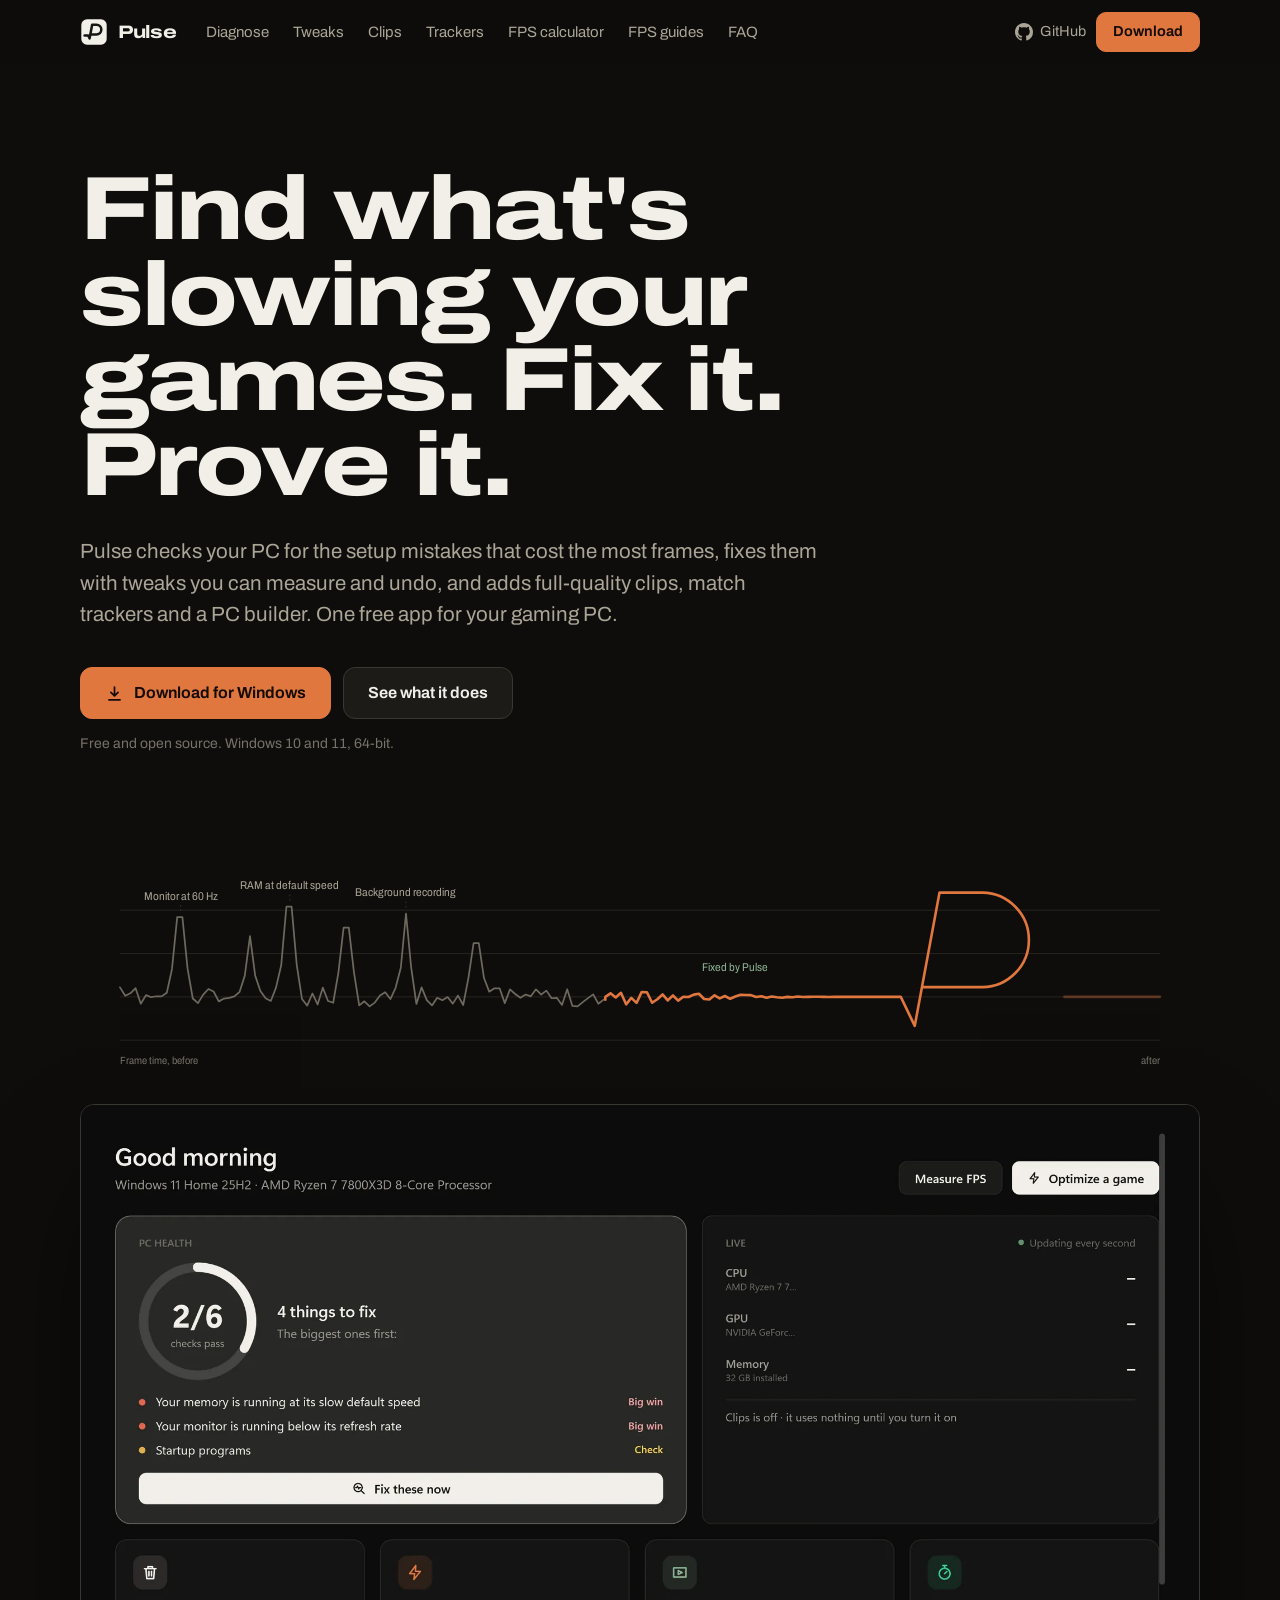
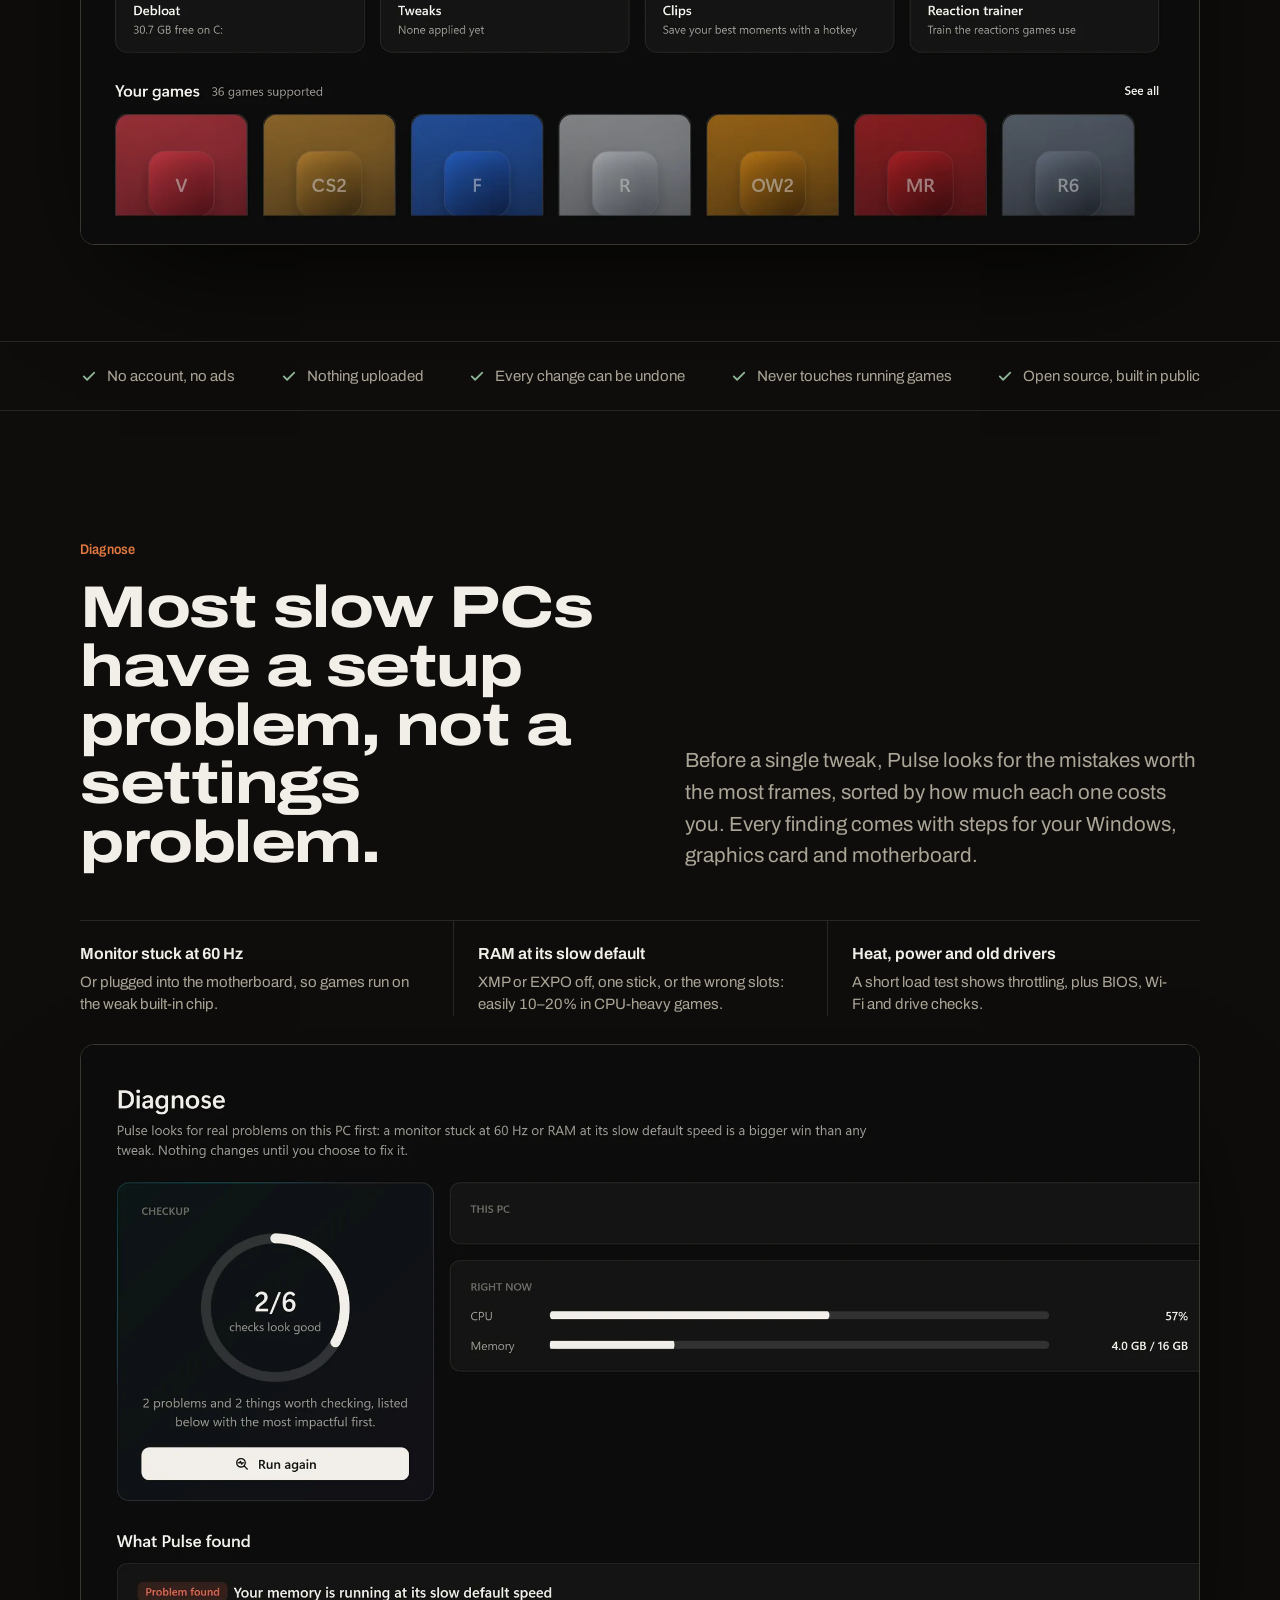
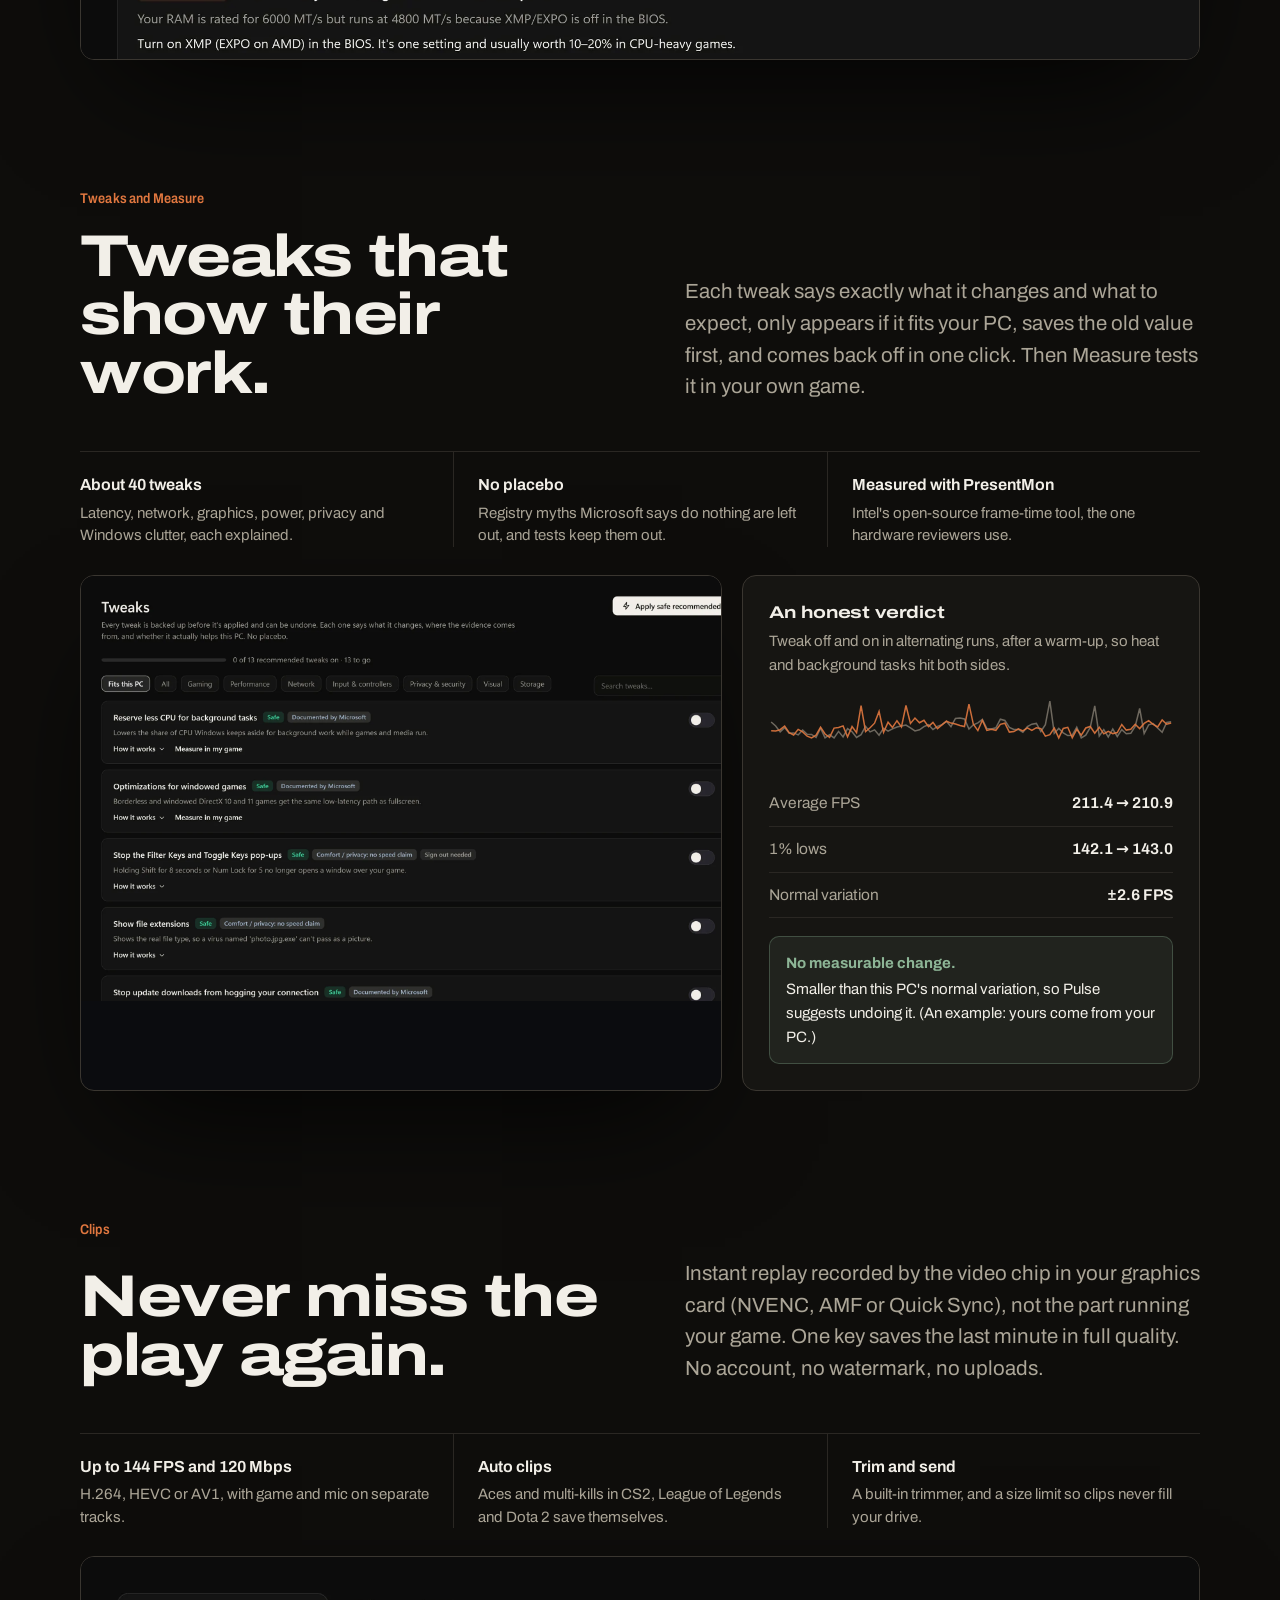
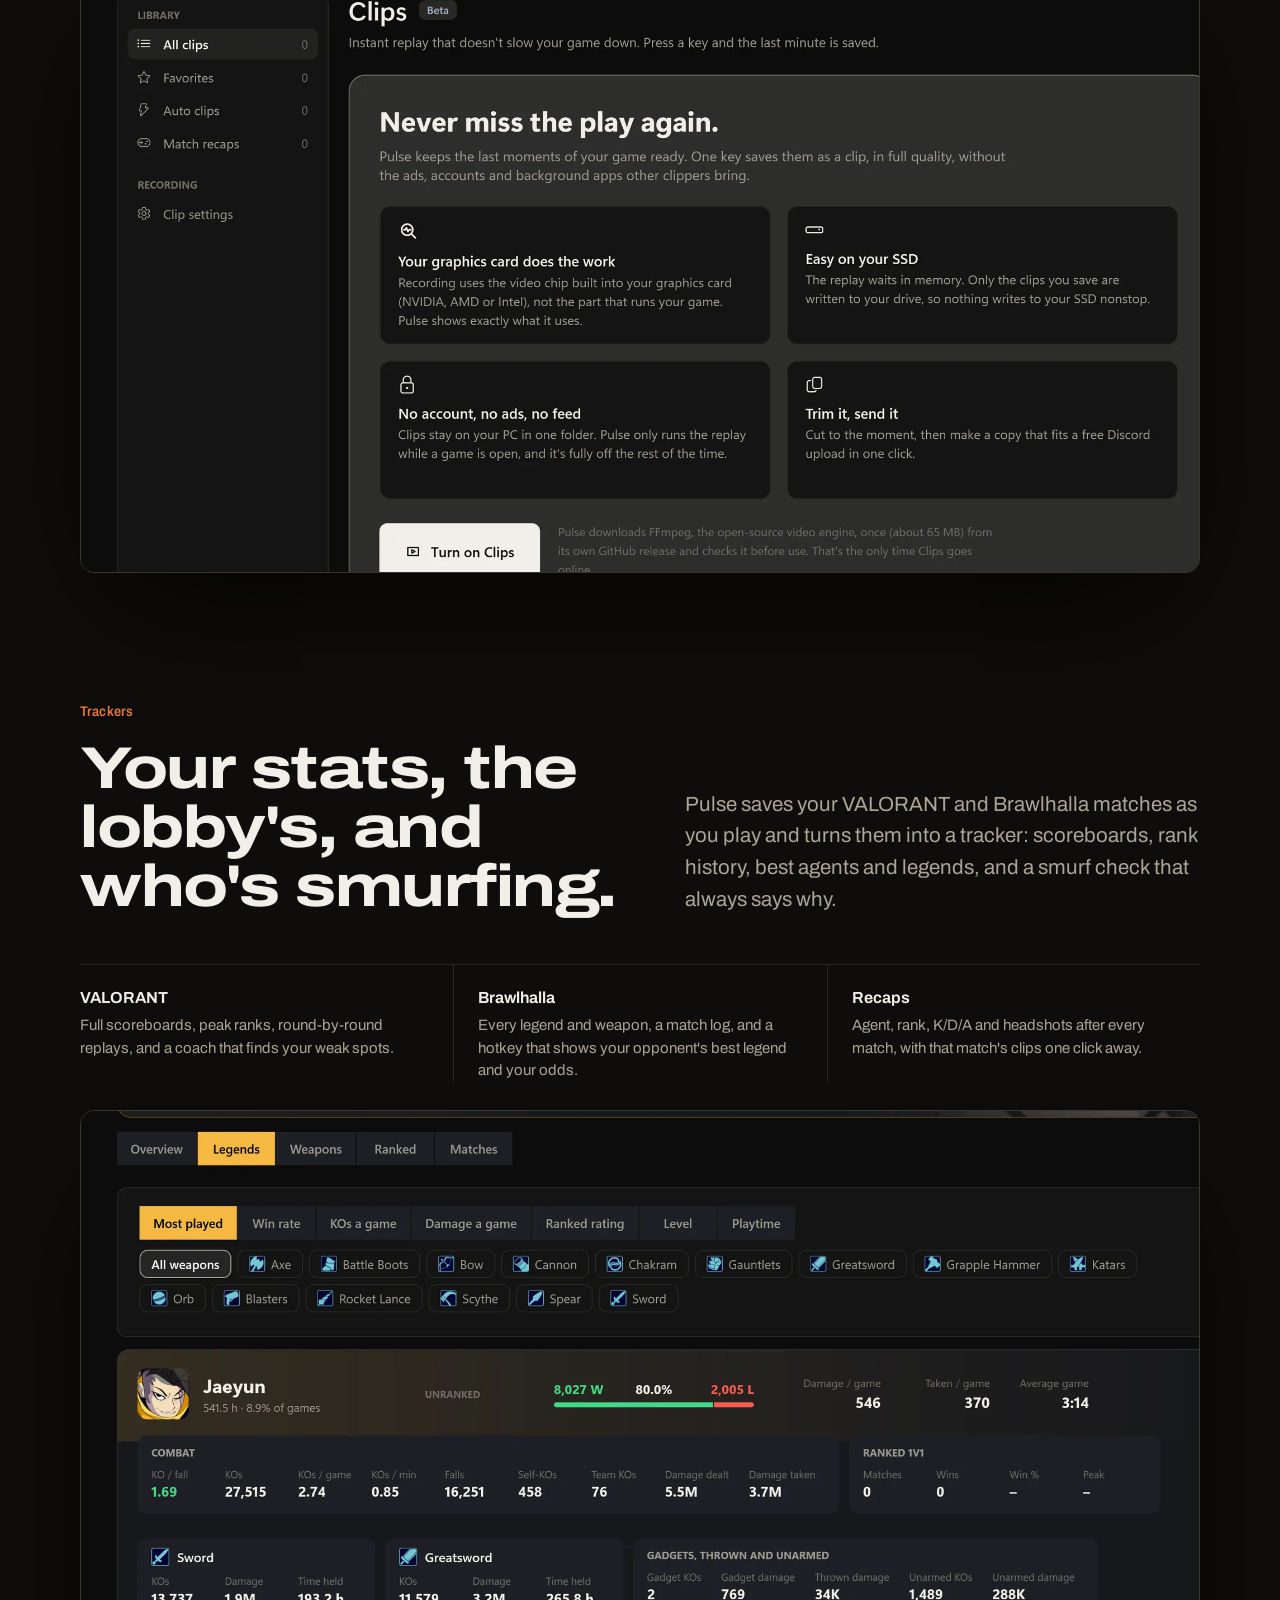
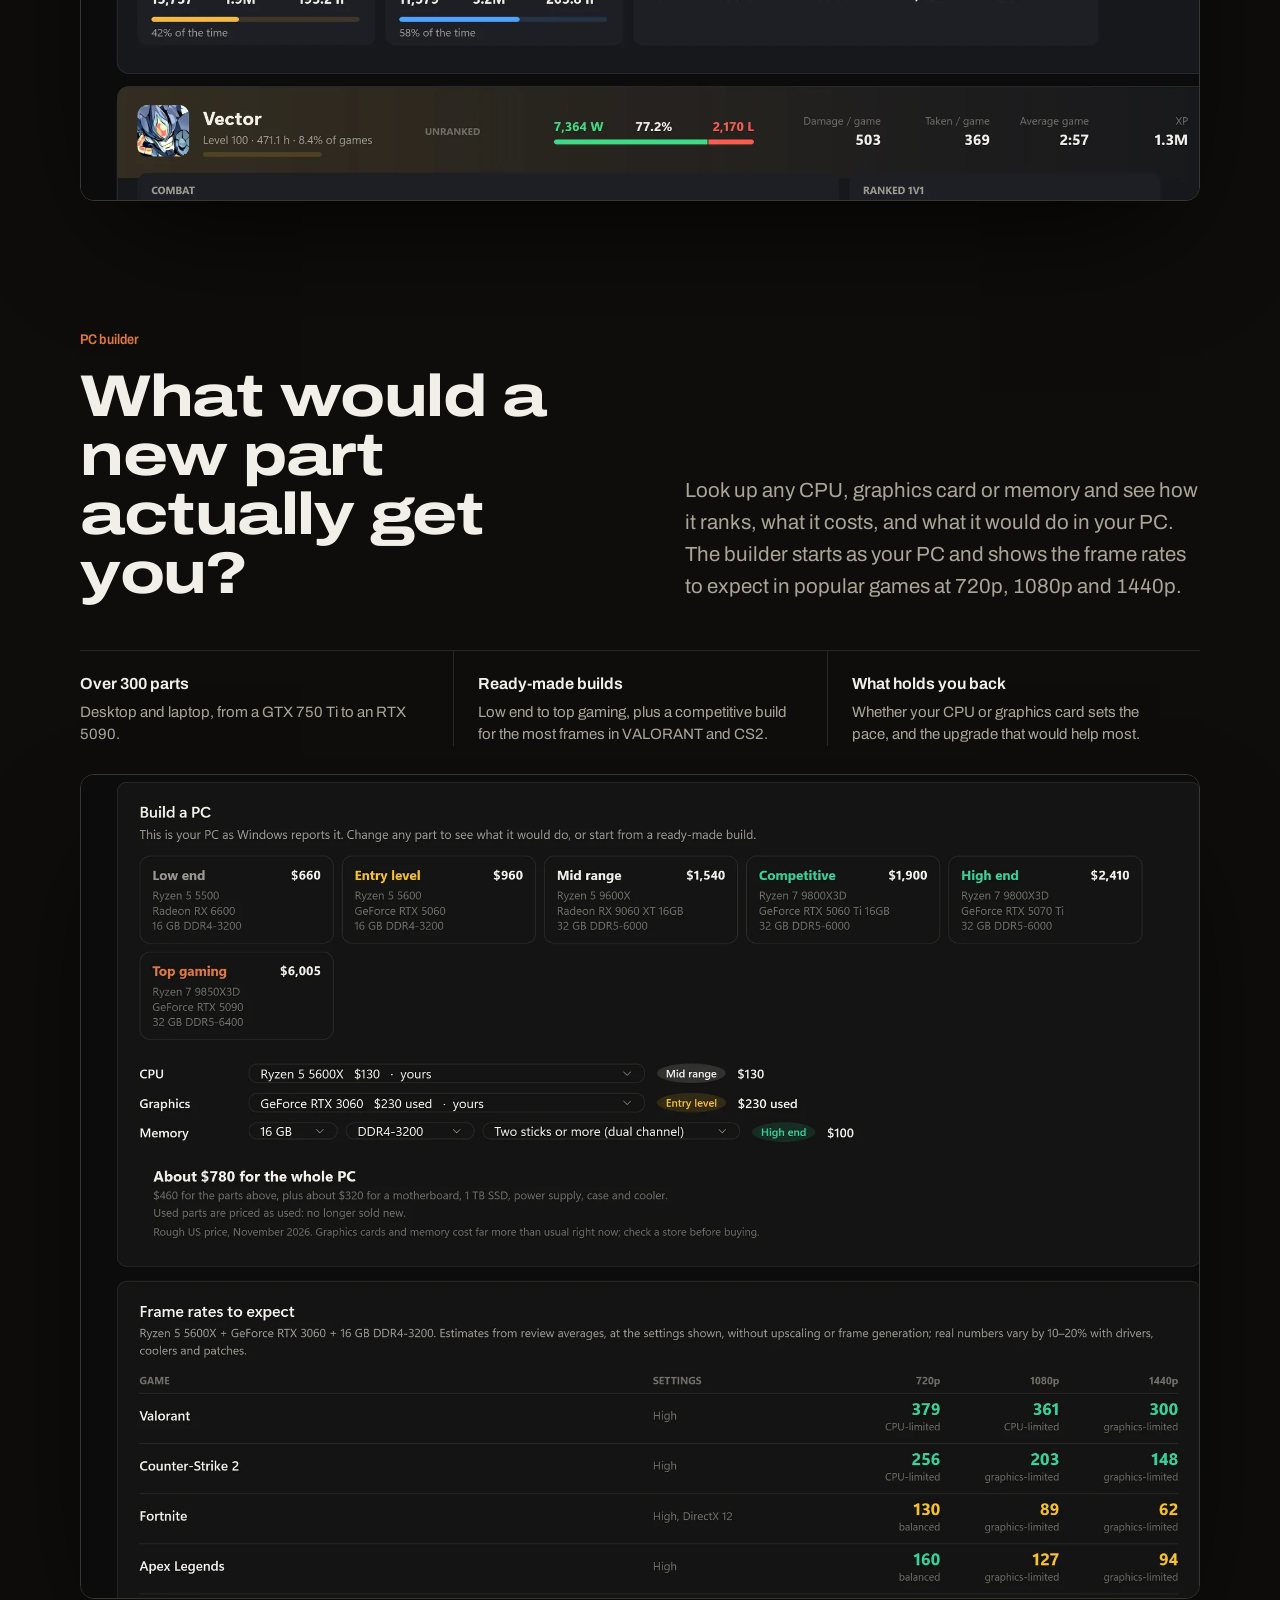
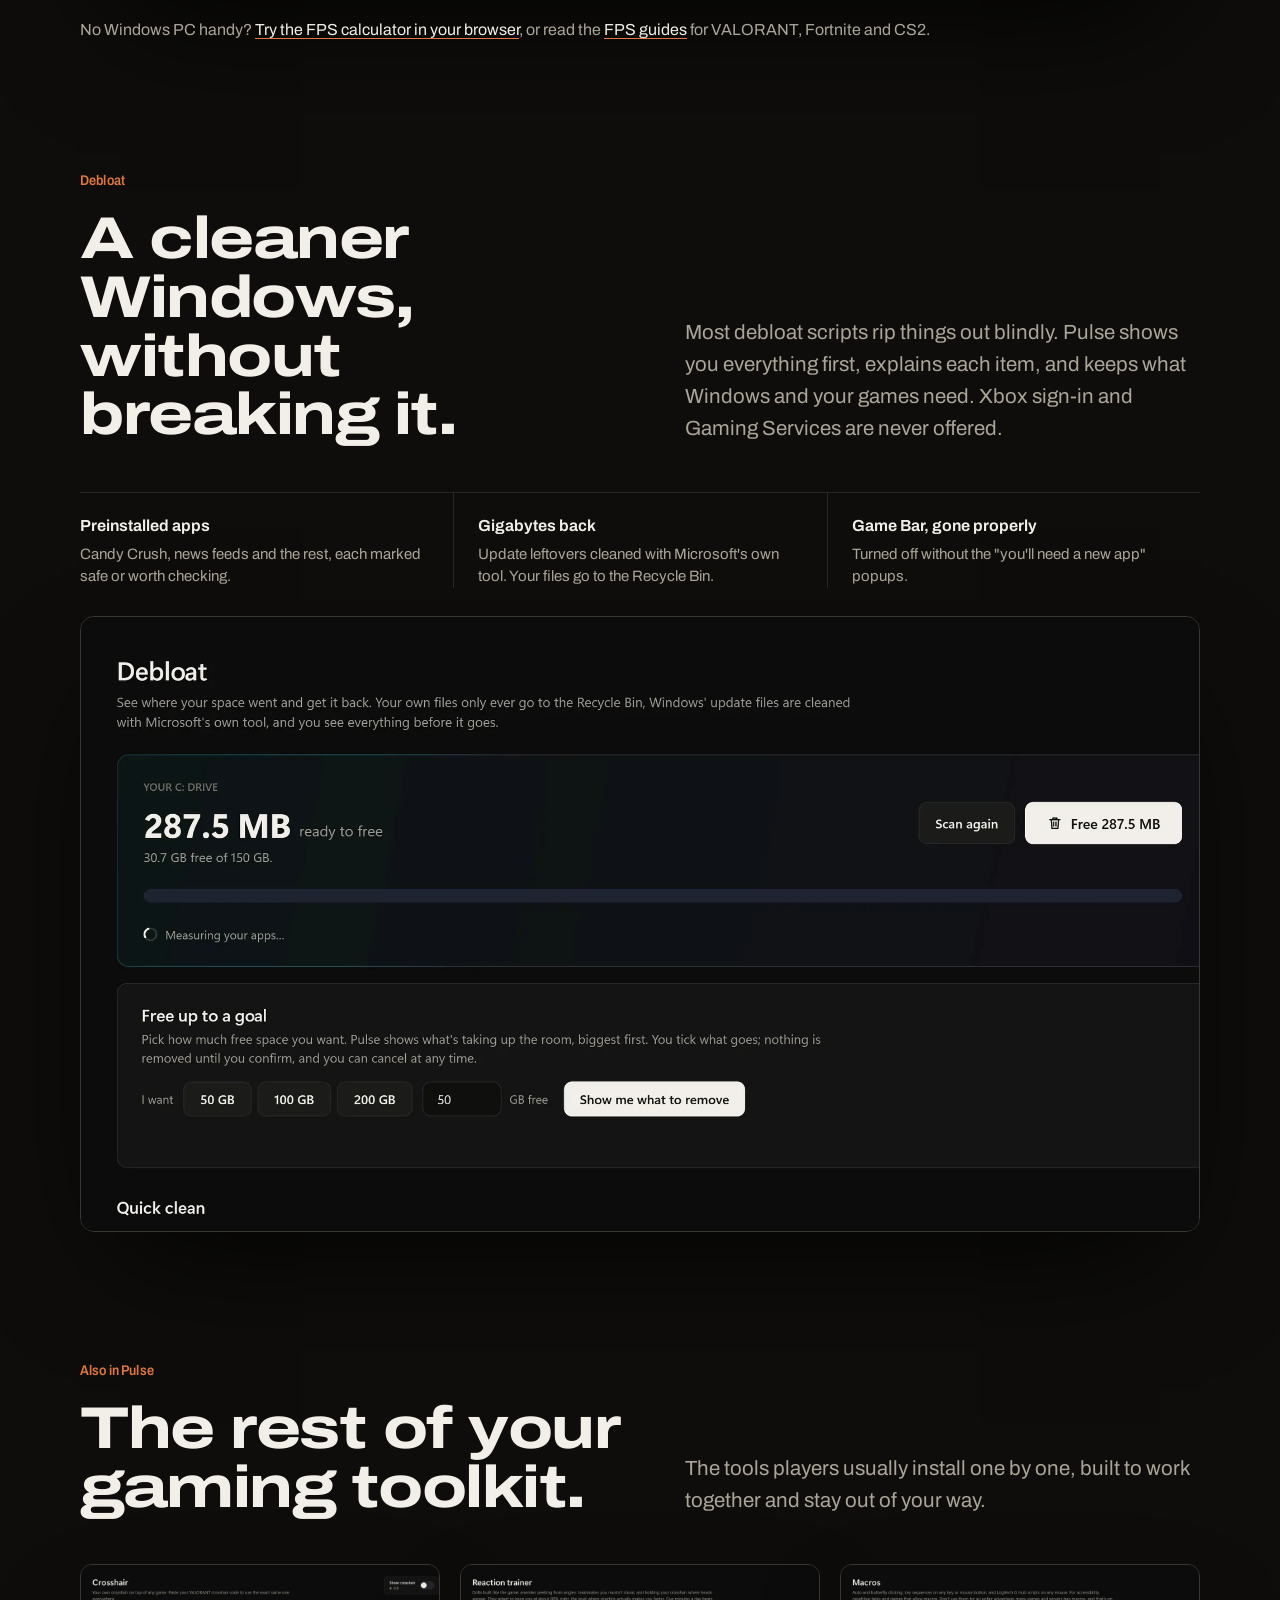
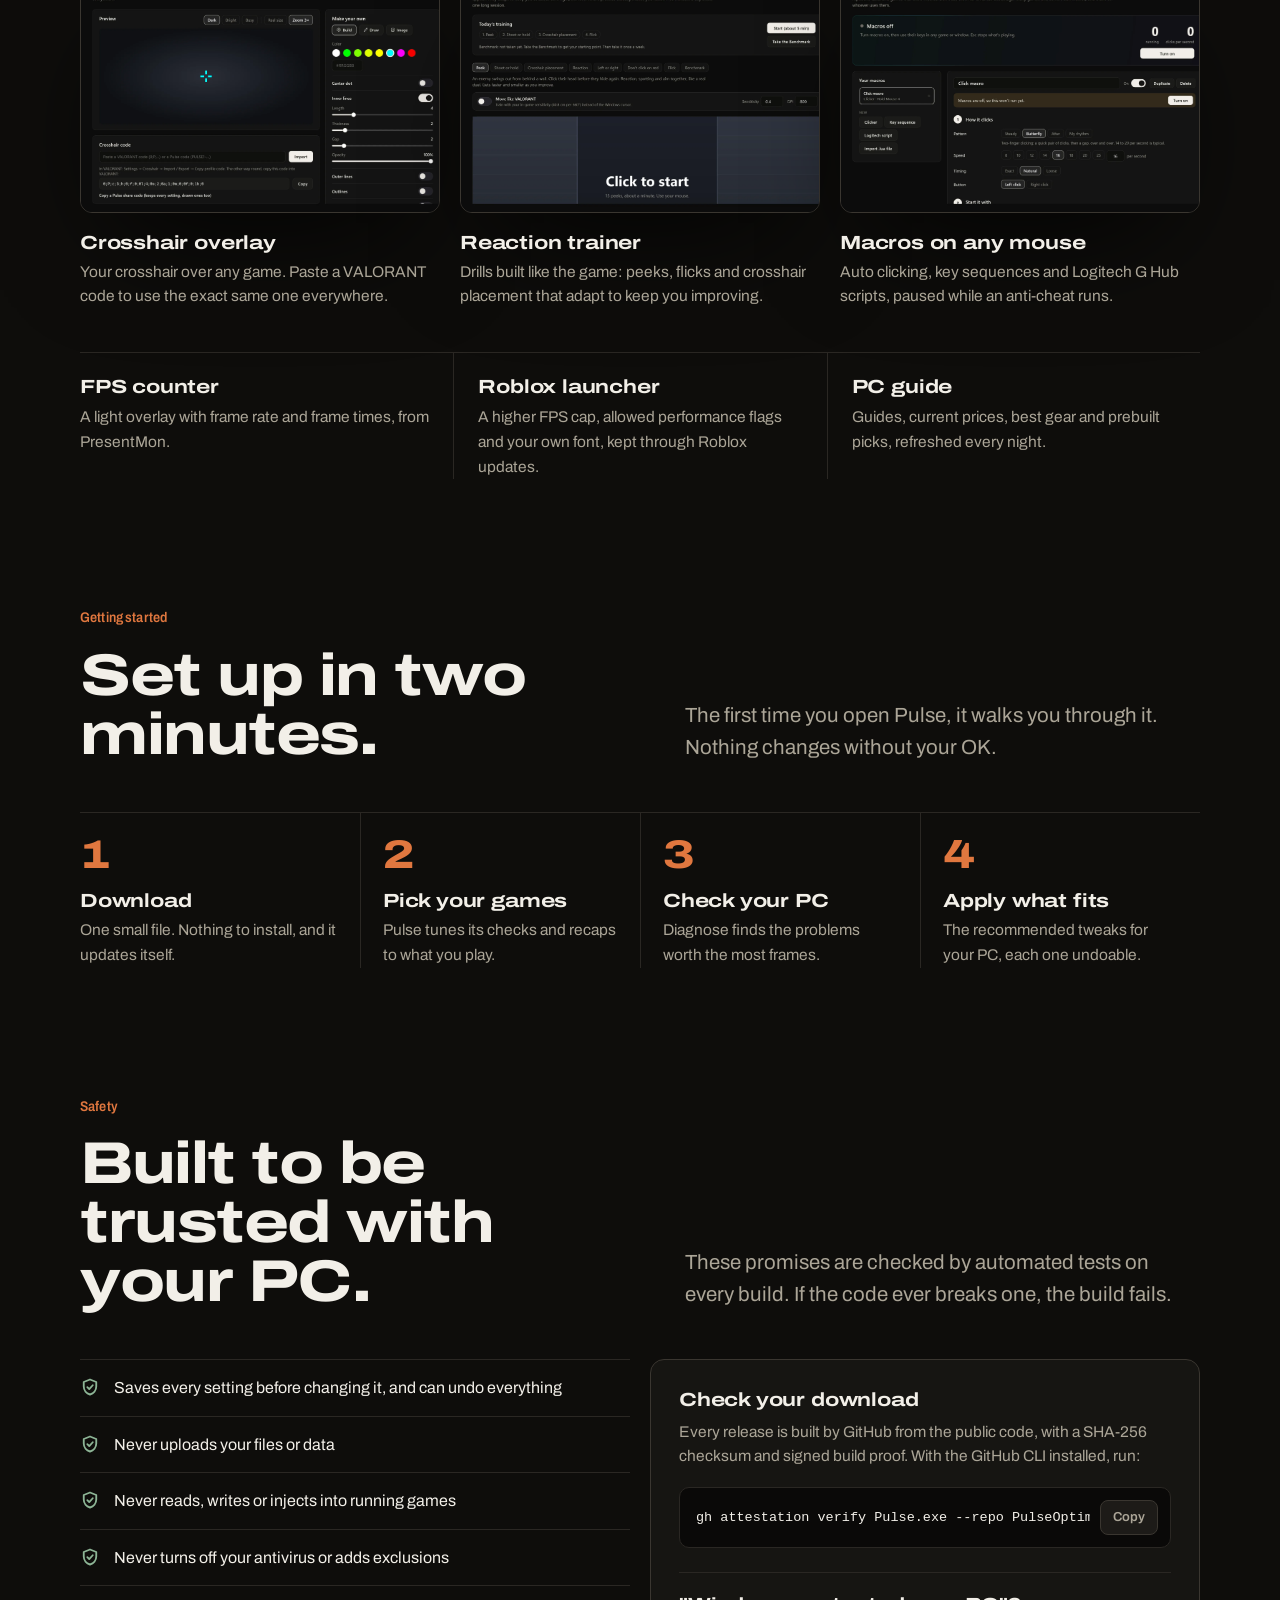
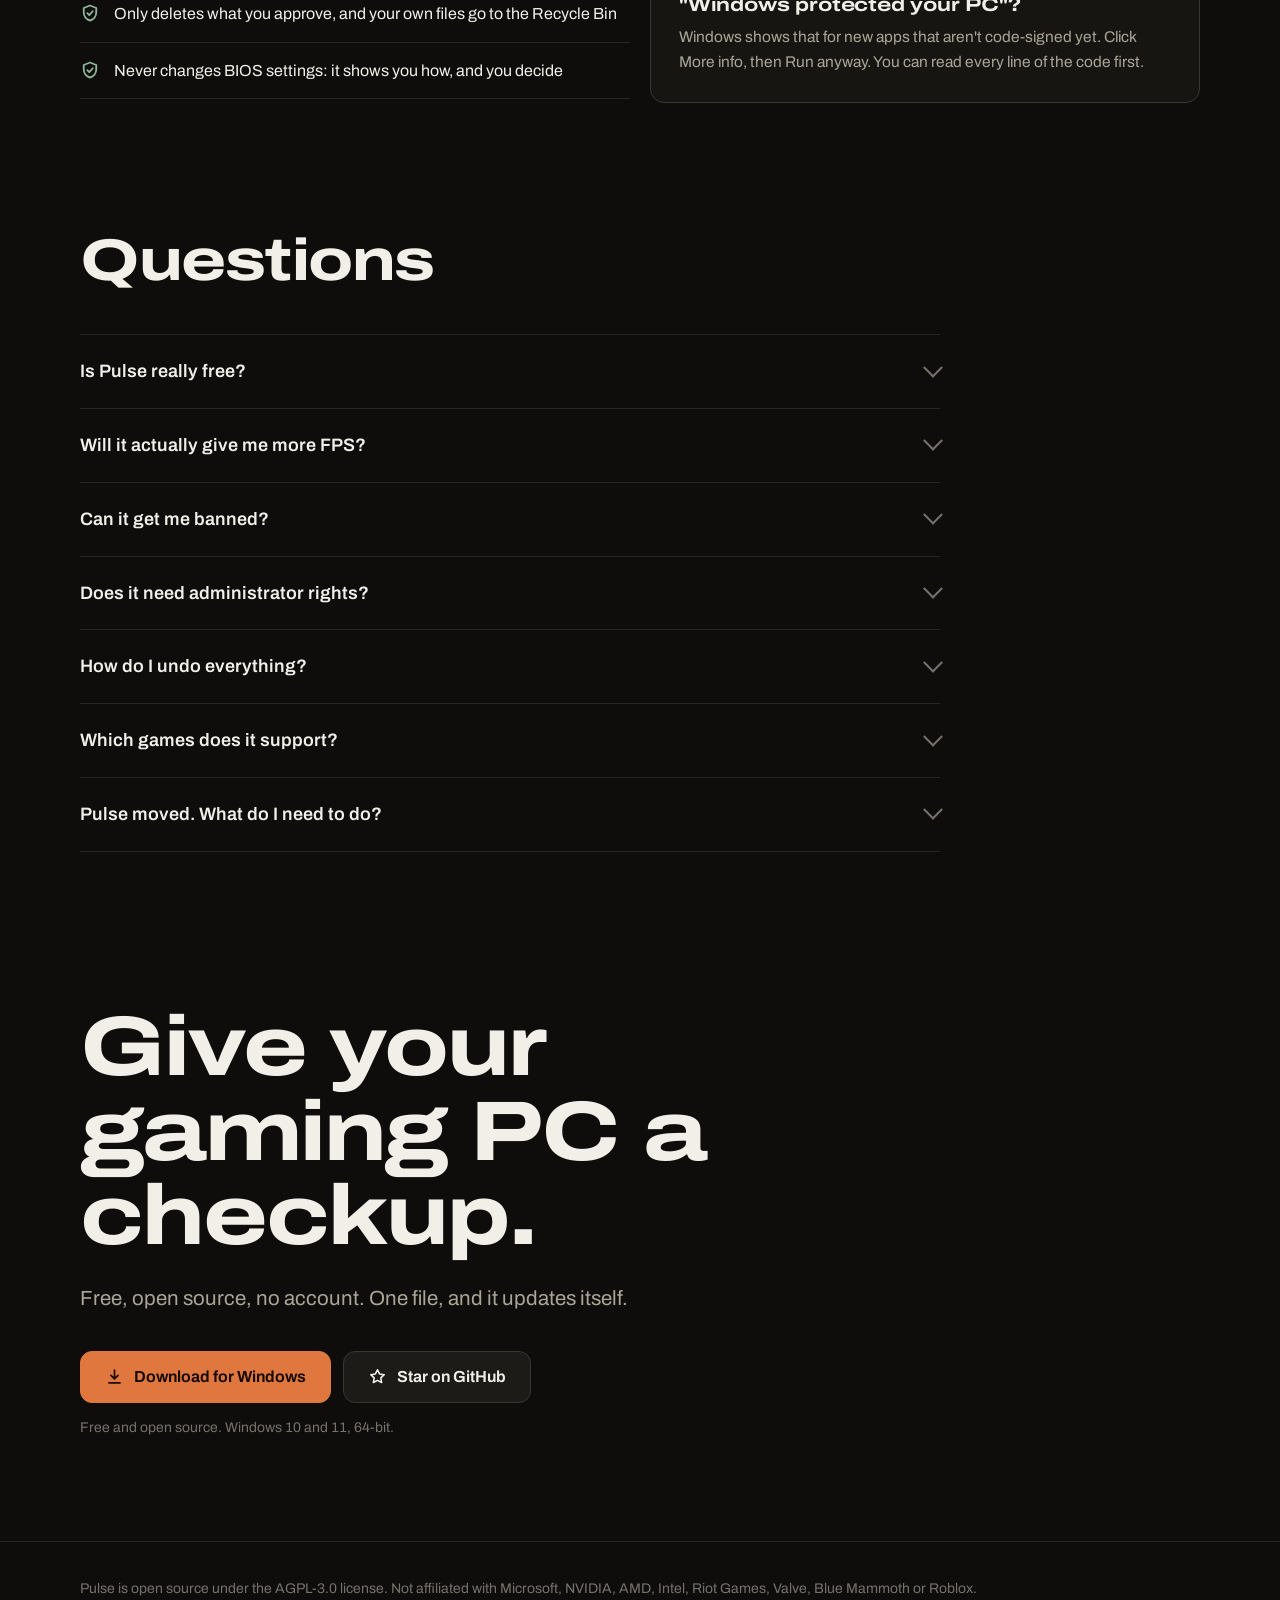
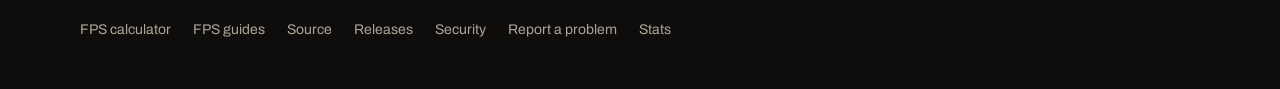
<file: index.html>
<!doctype html>
<html lang="en">
<head>
<meta charset="utf-8">
<meta name="viewport" content="width=device-width, initial-scale=1">
<title>Pulse: free FPS boost and PC optimizer for gamers, with clips and trackers</title>
<meta name="description" content="Pulse finds what's really slowing your games (a monitor stuck at 60 Hz, RAM at half speed, background recording), fixes it with tweaks you can measure and undo, and adds instant replay clips, match trackers and a PC builder. Free, open source, no account.">
<link rel="canonical" href="https://pulseoptimizerapp.github.io/">
<meta property="og:title" content="Pulse: find what's slowing your games, fix it, prove it">
<meta property="og:description" content="Free, open-source gaming PC companion: diagnose, measured tweaks, full-quality clips, match trackers and a PC builder with real frame rates.">
<meta property="og:image" content="https://pulseoptimizerapp.github.io/img/og.png">
<meta property="og:image:width" content="1200">
<meta property="og:image:height" content="630">
<meta property="og:url" content="https://pulseoptimizerapp.github.io/">
<meta property="og:type" content="website">
<meta property="og:site_name" content="Pulse">
<meta name="twitter:card" content="summary_large_image">
<meta name="color-scheme" content="dark">
<meta name="theme-color" content="#0E0D0B">
<link rel="icon" type="image/png" sizes="32x32" href="img/favicon-32.png">
<link rel="icon" type="image/svg+xml" href="img/icon-small.svg">
<link rel="apple-touch-icon" href="img/icon-180.png">
<link rel="preload" href="fonts/archivo.woff2" as="font" type="font/woff2" crossorigin>
<script type="application/ld+json">
{
  "@context": "https://schema.org",
  "@type": "SoftwareApplication",
  "name": "Pulse",
  "alternateName": "Pulse Optimizer",
  "applicationCategory": "UtilitiesApplication",
  "applicationSubCategory": "Game optimizer",
  "operatingSystem": "Windows 10, Windows 11",
  "description": "Free, open-source gaming PC companion: finds what slows your games, applies measured and undoable tweaks, records full-quality clips, tracks your matches and estimates frame rates for any PC build.",
  "url": "https://pulseoptimizerapp.github.io/",
  "downloadUrl": "https://github.com/PulseOptimizerApp/Pulse/releases/latest",
  "softwareHelp": "https://pulseoptimizerapp.github.io/#faq",
  "license": "https://www.gnu.org/licenses/agpl-3.0.html",
  "isAccessibleForFree": true,
  "offers": { "@type": "Offer", "price": "0", "priceCurrency": "USD" },
  "image": "https://pulseoptimizerapp.github.io/img/og.png",
  "screenshot": "https://pulseoptimizerapp.github.io/img/shots/home.webp"
}
</script>
<style>
  @font-face {
    font-family: "Archivo"; src: url("fonts/archivo.woff2") format("woff2");
    font-weight: 100 900; font-stretch: 62% 125%; font-display: swap;
  }
  :root {
    --bg: #0E0D0B; --raise: #161512; --raise2: #1D1B18; --line: #2A2723; --line2: #3A3630;
    --text: #F2EFE8; --dim: #ABA597; --faint: #77716A;
    --ember: #E0773F; --ember-hi: #EE8A54; --calm: #8DB596; --warn: #E3B04B;
    --max: 1200px; --gut: clamp(16px, 4vw, 40px);
    --wide: 125%; --semi: 87.5%;
  }
  * { box-sizing: border-box; }
  html { scroll-behavior: smooth; scroll-padding-top: 76px; -webkit-text-size-adjust: 100%; }
  @media (prefers-reduced-motion: reduce) { html { scroll-behavior: auto; } }
  body {
    margin: 0; background: var(--bg); color: var(--text);
    font-family: "Archivo", "Segoe UI", system-ui, sans-serif; font-size: 17px; line-height: 1.6; font-weight: 400;
    font-variant-numeric: tabular-nums; -webkit-font-smoothing: antialiased; text-rendering: optimizeLegibility;
  }
  a { color: inherit; }
  img, svg { display: block; max-width: 100%; }
  :focus-visible { outline: 2px solid var(--ember); outline-offset: 3px; border-radius: 4px; }
  .wrap { max-width: var(--max); margin: 0 auto; padding: 0 var(--gut); }
  .skip { position: absolute; left: -999px; top: 8px; background: var(--text); color: var(--bg); padding: 8px 14px; border-radius: 8px; z-index: 99; }
  .skip:focus { left: 8px; }

  /* Type */
  h1, h2, h3 { font-stretch: var(--wide); margin: 0; letter-spacing: -0.025em; }
  h1 { font-size: clamp(40px, 7vw, 96px); line-height: .95; font-weight: 800; }
  h2 { font-size: clamp(32px, 4.6vw, 60px); line-height: 1; font-weight: 750; }
  h3 { font-size: 19px; line-height: 1.25; font-weight: 700; letter-spacing: -0.01em; }
  p { margin: 0; }
  .lead { font-size: clamp(18px, 1.6vw, 21px); line-height: 1.55; color: var(--dim); max-width: 36em; }
  .muted { color: var(--dim); }
  .faint { color: var(--faint); }
  .tag { font-stretch: var(--semi); font-weight: 600; font-size: 14px; color: var(--ember); letter-spacing: .01em; }

  /* Buttons */
  .btn {
    display: inline-flex; align-items: center; gap: 10px; height: 52px; padding: 0 24px; border-radius: 12px;
    font: inherit; font-weight: 650; font-size: 16px; text-decoration: none; cursor: pointer;
    border: 1px solid var(--line2); background: var(--raise2); color: var(--text); transition: background .15s, transform .15s, border-color .15s;
  }
  .btn:hover { background: #26231F; border-color: #4A453D; }
  .btn.go { background: var(--ember); border-color: var(--ember); color: #160B04; }
  .btn.go:hover { background: var(--ember-hi); transform: translateY(-1px); }
  .btn svg { width: 19px; height: 19px; flex: none; }
  .btn.sm { height: 40px; padding: 0 16px; font-size: 14.5px; border-radius: 10px; }
  .ver { font-size: 14px; color: var(--faint); margin-top: 14px; min-height: 1.6em; }

  /* Nav */
  .nav { position: sticky; top: 0; z-index: 50; background: rgba(14,13,11,.78); backdrop-filter: blur(14px) saturate(140%); -webkit-backdrop-filter: blur(14px) saturate(140%); border-bottom: 1px solid transparent; transition: border-color .2s; }
  .nav.scrolled { border-bottom-color: var(--line); }
  .nav .wrap { display: flex; align-items: center; height: 64px; gap: 30px; }
  .brand { display: flex; align-items: center; gap: 10px; text-decoration: none; font-weight: 750; font-stretch: var(--wide); font-size: 18px; letter-spacing: -0.02em; }
  .brand img { width: 28px; height: 28px; }
  .links { display: flex; gap: 24px; }
  .links a { text-decoration: none; color: var(--dim); font-size: 15px; transition: color .15s; }
  .links a:hover { color: var(--text); }
  .nav .right { margin-left: auto; display: flex; gap: 10px; align-items: center; }
  .gh { display: inline-flex; align-items: center; gap: 7px; color: var(--dim); text-decoration: none; font-size: 14.5px; }
  .gh:hover { color: var(--text); }
  .gh svg { width: 18px; height: 18px; }
  @media (max-width: 860px) { .links, .gh { display: none; } }

  /* Hero */
  .hero { padding: clamp(48px, 8vw, 104px) 0 0; position: relative; }
  .hero h1 { max-width: 11.5em; }
  .hero .lead { margin-top: 28px; }
  .hero .cta { display: flex; gap: 12px; flex-wrap: wrap; margin-top: 36px; align-items: center; }
  .trace { margin-top: clamp(40px, 6vw, 72px); position: relative; }
  .trace svg { width: 100%; height: auto; overflow: visible; }
  .trace .grid line { stroke: var(--line); stroke-width: 1; }
  .trace .rough { fill: none; stroke: #6E685E; stroke-width: 2; stroke-linejoin: round; stroke-linecap: round; }
  .trace .smooth { fill: none; stroke: var(--ember); stroke-width: 3; stroke-linejoin: round; stroke-linecap: round; }
  .trace .note { font-family: inherit; font-stretch: 87.5%; font-size: 13px; fill: var(--dim); }
  .trace .note.fix { fill: var(--calm); }
  .trace .pin { stroke: var(--line2); stroke-width: 1; stroke-dasharray: 2 3; }
  .trace .axis { font-family: inherit; font-size: 12px; fill: var(--faint); font-stretch: 87.5%; }
  .js .trace .draw { stroke-dasharray: var(--len); stroke-dashoffset: var(--len); animation: draw 2.6s cubic-bezier(.6,.05,.25,1) .25s forwards; }
  .js .trace .draw.late { animation-delay: 1.9s; animation-duration: 1.6s; }
  .js .trace .fade { opacity: 0; animation: fade .5s ease forwards; }
  @keyframes draw { to { stroke-dashoffset: 0; } }
  @keyframes fade { to { opacity: 1; } }
  @media (prefers-reduced-motion: reduce) { .js .trace .draw, .js .trace .fade { animation: none; stroke-dashoffset: 0; opacity: 1; } }
  .trace figcaption { display: none; font-size: 14px; color: var(--faint); margin-top: 10px; }
  @media (max-width: 700px) { .trace .note, .trace .pin, .trace .axis { display: none; } .trace figcaption { display: block; } }

  /* Screens */
  .screen { border-radius: 14px; border: 1px solid var(--line2); background: #0B0C0F; overflow: hidden; box-shadow: 0 50px 120px -40px rgba(0,0,0,.9); }
  .screen img { width: 100%; height: auto; }
  .hero .screen { margin-top: clamp(28px, 4vw, 48px); }

  .promise { border-top: 1px solid var(--line); border-bottom: 1px solid var(--line); margin-top: clamp(56px, 8vw, 96px); }
  .promise ul { list-style: none; margin: 0; padding: 22px 0; display: flex; flex-wrap: wrap; gap: 12px 28px; justify-content: space-between; }
  .promise li { display: flex; align-items: center; gap: 9px; color: var(--dim); font-size: 15px; white-space: nowrap; }
  .promise svg { width: 18px; height: 18px; color: var(--calm); flex: none; }

  /* Chapters */
  .chapter { padding: clamp(72px, 10vw, 136px) 0 0; }
  .chapter .head { display: grid; grid-template-columns: minmax(0, 1.05fr) minmax(0, 1fr); gap: 24px 64px; align-items: end; }
  .chapter .head .tag { grid-column: 1 / -1; margin-bottom: -8px; }
  .chapter .copy p + p { margin-top: 14px; }
  .facts { display: grid; grid-template-columns: repeat(3, minmax(0, 1fr)); gap: 0; margin: clamp(32px, 4vw, 48px) 0 28px; border-top: 1px solid var(--line); }
  .facts div { padding: 20px 24px 0 0; }
  .facts div + div { padding-left: 24px; border-left: 1px solid var(--line); }
  .facts b { display: block; font-weight: 650; font-size: 16px; margin-bottom: 4px; }
  .facts span { color: var(--dim); font-size: 15px; line-height: 1.5; display: block; }
  @media (max-width: 860px) {
    .chapter .head { grid-template-columns: 1fr; }
    .facts { grid-template-columns: 1fr; }
    .facts div, .facts div + div { padding: 16px 0; border-left: 0; border-bottom: 1px solid var(--line); }
  }
  .crop { aspect-ratio: var(--ar, 16/9); overflow: hidden; }
  .crop img { width: 100%; height: 100%; object-fit: cover; object-position: top left; }
  .try { margin-top: 18px; color: var(--dim); font-size: 16px; }
  .try a { color: var(--text); text-decoration-color: var(--ember); text-underline-offset: 3px; }

  /* Verdict (measure) */
  .split { display: grid; grid-template-columns: minmax(0, 1.4fr) minmax(0, 1fr); gap: 20px; }
  @media (max-width: 860px) { .split { grid-template-columns: 1fr; } }
  .verdict { border: 1px solid var(--line2); border-radius: 14px; background: var(--raise); padding: 26px; display: flex; flex-direction: column; }
  .verdict h3 { font-size: 17px; }
  .verdict .rows { margin: 18px 0; display: grid; gap: 10px; }
  .verdict .row { display: flex; justify-content: space-between; gap: 16px; font-size: 15.5px; border-bottom: 1px solid var(--line); padding-bottom: 10px; }
  .verdict .row span:first-child { color: var(--dim); }
  .verdict .row b { font-weight: 650; }
  .verdict .call { margin-top: auto; padding: 14px 16px; border-radius: 10px; background: rgba(141,181,150,.09); border: 1px solid rgba(141,181,150,.3); font-size: 15px; }
  .verdict .call b { color: var(--calm); display: block; margin-bottom: 2px; }
  .verdict svg.mini { width: 100%; height: 90px; margin-top: 6px; }

  /* More grid */
  .more { display: grid; grid-template-columns: repeat(3, minmax(0, 1fr)); gap: 20px; margin-top: clamp(32px, 4vw, 48px); }
  .more article { display: flex; flex-direction: column; }
  .more .screen { border-radius: 12px; }
  .more h3 { margin-top: 18px; }
  .more p { color: var(--dim); font-size: 15.5px; margin-top: 6px; line-height: 1.55; }
  .extras { display: grid; grid-template-columns: repeat(3, minmax(0, 1fr)); gap: 0; margin-top: 44px; border-top: 1px solid var(--line); }
  .extras div { padding: 22px 24px 0 0; }
  .extras div + div { padding-left: 24px; border-left: 1px solid var(--line); }
  .extras p { color: var(--dim); font-size: 15.5px; margin-top: 6px; }
  @media (max-width: 860px) {
    .more, .extras { grid-template-columns: 1fr; }
    .extras div, .extras div + div { padding: 16px 0; border-left: 0; border-bottom: 1px solid var(--line); }
  }

  /* Setup steps */
  .steps { list-style: none; padding: 0; margin: clamp(32px, 4vw, 48px) 0 0; display: grid; grid-template-columns: repeat(4, minmax(0, 1fr)); counter-reset: s; border-top: 1px solid var(--line); }
  .steps li { counter-increment: s; padding: 22px 22px 0 0; }
  .steps li + li { padding-left: 22px; border-left: 1px solid var(--line); }
  .steps li::before { content: counter(s); display: block; font-stretch: var(--wide); font-weight: 800; font-size: 40px; line-height: 1; color: var(--ember); margin-bottom: 14px; }
  .steps p { color: var(--dim); font-size: 15.5px; margin-top: 6px; }
  @media (max-width: 860px) {
    .steps { grid-template-columns: 1fr 1fr; }
    .steps li, .steps li + li { padding: 18px 16px 18px 0; border-left: 0; border-bottom: 1px solid var(--line); }
  }

  /* Safety */
  .safe { display: grid; grid-template-columns: minmax(0, 1fr) minmax(0, 1fr); gap: 20px; margin-top: clamp(32px, 4vw, 48px); }
  @media (max-width: 860px) { .safe { grid-template-columns: 1fr; } }
  .safe > *, .split > *, .head > * { min-width: 0; }
  .rules { list-style: none; margin: 0; padding: 0; border-top: 1px solid var(--line); }
  .rules li { display: flex; gap: 14px; padding: 15px 0; border-bottom: 1px solid var(--line); font-size: 16px; }
  .rules svg { width: 20px; height: 20px; color: var(--calm); flex: none; margin-top: 2px; }
  .verify { border: 1px solid var(--line2); border-radius: 14px; background: var(--raise); padding: 28px; }
  .verify p { color: var(--dim); font-size: 15.5px; margin-top: 8px; }
  .cmd { min-width: 0; display: flex; align-items: center; gap: 10px; margin-top: 18px; background: #0A0908; border: 1px solid var(--line); border-radius: 10px; padding: 12px 12px 12px 16px; }
  .cmd code { font-family: ui-monospace, "Cascadia Mono", Consolas, monospace; font-size: 13.5px; color: var(--text); overflow-x: auto; white-space: nowrap; flex: 1; }
  .copy-btn { flex: none; font: inherit; font-size: 13px; font-weight: 600; color: var(--dim); background: var(--raise2); border: 1px solid var(--line2); border-radius: 8px; padding: 6px 12px; cursor: pointer; }
  .copy-btn:hover { color: var(--text); }
  .verify .smartscreen { margin-top: 24px; padding-top: 20px; border-top: 1px solid var(--line); }

  /* FAQ */
  .faq { margin-top: clamp(28px, 4vw, 44px); border-top: 1px solid var(--line); max-width: 860px; }
  .faq details { border-bottom: 1px solid var(--line); }
  .faq summary { list-style: none; cursor: pointer; display: flex; justify-content: space-between; gap: 20px; align-items: center; padding: 22px 0; font-size: 18px; font-weight: 600; }
  .faq summary::-webkit-details-marker { display: none; }
  .faq summary::after { content: ""; width: 12px; height: 12px; flex: none; border-right: 2px solid var(--faint); border-bottom: 2px solid var(--faint); transform: rotate(45deg) translate(-3px, -3px); transition: transform .2s; }
  .faq details[open] summary::after { transform: rotate(225deg) translate(-3px, -3px); }
  .faq details p { color: var(--dim); padding: 0 0 24px; max-width: 46em; }

  /* End */
  .end { padding: clamp(88px, 12vw, 160px) 0 clamp(64px, 8vw, 104px); }
  .end h2 { font-size: clamp(40px, 6.6vw, 92px); max-width: 10em; }
  .end .cta { display: flex; gap: 12px; flex-wrap: wrap; margin-top: 36px; }
  footer { border-top: 1px solid var(--line); padding: 36px 0 48px; color: var(--faint); font-size: 14px; }
  footer .wrap { display: flex; flex-wrap: wrap; gap: 18px 40px; justify-content: space-between; }
  footer nav { display: flex; flex-wrap: wrap; gap: 10px 22px; }
  footer a { color: var(--dim); text-decoration: none; }
  footer a:hover { color: var(--text); }

  .rv { opacity: 1; }
  .js .rv { opacity: 0; transform: translateY(14px); transition: opacity .6s ease, transform .6s ease; }
  .js .rv.in { opacity: 1; transform: none; }
  @media (prefers-reduced-motion: reduce) { .js .rv { opacity: 1; transform: none; transition: none; } }
</style>
<script>document.documentElement.classList.add("js");</script>
</head>
<body>
<a class="skip" href="#main">Skip to content</a>

<header class="nav" id="nav">
  <div class="wrap">
    <a class="brand" href="./" aria-label="Pulse home"><img src="img/icon.svg" alt="" width="28" height="28">Pulse</a>
    <nav class="links" aria-label="Sections">
      <a href="#diagnose">Diagnose</a>
      <a href="#tweaks">Tweaks</a>
      <a href="#clips">Clips</a>
      <a href="#trackers">Trackers</a>
      <a href="fps-calculator/">FPS calculator</a>
      <a href="guides/">FPS guides</a>
      <a href="#faq">FAQ</a>
    </nav>
    <div class="right">
      <a class="gh src" href="https://github.com/PulseOptimizerApp/Pulse" aria-label="Pulse on GitHub"><svg viewBox="0 0 16 16" fill="currentColor" aria-hidden="true"><path d="M8 0C3.58 0 0 3.58 0 8c0 3.54 2.29 6.53 5.47 7.59.4.07.55-.17.55-.38 0-.19-.01-.82-.01-1.49-2.01.37-2.53-.49-2.69-.94-.09-.23-.48-.94-.82-1.13-.28-.15-.68-.52-.01-.53.63-.01 1.08.58 1.23.82.72 1.21 1.87.87 2.33.66.07-.52.28-.87.51-1.07-1.78-.2-3.64-.89-3.64-3.95 0-.87.31-1.59.82-2.15-.08-.2-.36-1.02.08-2.12 0 0 .67-.21 2.2.82.64-.18 1.32-.27 2-.27.68 0 1.36.09 2 .27 1.53-1.04 2.2-.82 2.2-.82.44 1.1.16 1.92.08 2.12.51.56.82 1.27.82 2.15 0 3.07-1.87 3.75-3.65 3.95.29.25.54.73.54 1.48 0 1.07-.01 1.93-.01 2.2 0 .21.15.46.55.38A8.013 8.013 0 0016 8c0-4.42-3.58-8-8-8z"/></svg><span class="stars">GitHub</span></a>
      <a class="btn go sm dl" href="https://github.com/PulseOptimizerApp/Pulse/releases/latest/download/Pulse.exe" data-goatcounter-click="download-nav">Download</a>
    </div>
  </div>
</header>

<main id="main">
<section class="hero">
  <div class="wrap">
    <h1 class="rv">Find what's slowing your games. Fix it. Prove it.</h1>
    <p class="lead rv">Pulse checks your PC for the setup mistakes that cost the most frames, fixes them with tweaks you can measure and undo, and adds full-quality clips, match trackers and a PC builder. One free app for your gaming PC.</p>
    <div class="cta rv">
      <a class="btn go dl" href="https://github.com/PulseOptimizerApp/Pulse/releases/latest/download/Pulse.exe" data-goatcounter-click="download-hero">
        <svg viewBox="0 0 24 24" fill="none" stroke="currentColor" stroke-width="2.2" stroke-linecap="round" stroke-linejoin="round" aria-hidden="true"><path d="M12 4v11m0 0-4.5-4.5M12 15l4.5-4.5M5 20h14"/></svg>
        Download for Windows
      </a>
      <a class="btn" href="#diagnose">See what it does</a>
    </div>
    <p class="ver">Free and open source. Windows 10 and 11, 64-bit.</p>

    <figure class="trace" aria-label="A frame-time graph: spiky while a PC has setup problems, then smooth once Pulse fixes them, ending in the Pulse logo.">
      <svg id="trace" viewBox="0 0 1200 300" role="img" aria-hidden="true"></svg>
      <figcaption>Frame times with a monitor at 60 Hz, RAM at its default speed and background recording, then fixed.</figcaption>
    </figure>
  </div>
</section>

<div class="wrap">
  <div class="screen rv"><img src="img/shots/home.webp" width="2000" height="1322" alt="Pulse's home screen: PC health with the biggest problems first, live CPU, graphics and memory, and shortcuts to Debloat, Tweaks, Clips and the reaction trainer." fetchpriority="high"></div>
</div>

<div class="promise">
  <div class="wrap">
    <ul>
      <li><svg viewBox="0 0 24 24" fill="none" stroke="currentColor" stroke-width="2.4" stroke-linecap="round" stroke-linejoin="round" aria-hidden="true"><path d="m5 12.5 4.5 4.5L19 7.5"/></svg>No account, no ads</li>
      <li><svg viewBox="0 0 24 24" fill="none" stroke="currentColor" stroke-width="2.4" stroke-linecap="round" stroke-linejoin="round" aria-hidden="true"><path d="m5 12.5 4.5 4.5L19 7.5"/></svg>Nothing uploaded</li>
      <li><svg viewBox="0 0 24 24" fill="none" stroke="currentColor" stroke-width="2.4" stroke-linecap="round" stroke-linejoin="round" aria-hidden="true"><path d="m5 12.5 4.5 4.5L19 7.5"/></svg>Every change can be undone</li>
      <li><svg viewBox="0 0 24 24" fill="none" stroke="currentColor" stroke-width="2.4" stroke-linecap="round" stroke-linejoin="round" aria-hidden="true"><path d="m5 12.5 4.5 4.5L19 7.5"/></svg>Never touches running games</li>
      <li><svg viewBox="0 0 24 24" fill="none" stroke="currentColor" stroke-width="2.4" stroke-linecap="round" stroke-linejoin="round" aria-hidden="true"><path d="m5 12.5 4.5 4.5L19 7.5"/></svg>Open source, built in public</li>
    </ul>
  </div>
</div>

<section class="chapter" id="diagnose">
  <div class="wrap">
    <div class="head">
      <p class="tag rv">Diagnose</p>
      <h2 class="rv">Most slow PCs have a setup problem, not a settings problem.</h2>
      <div class="copy rv">
        <p class="lead">Before a single tweak, Pulse looks for the mistakes worth the most frames, sorted by how much each one costs you. Every finding comes with steps for your Windows, graphics card and motherboard.</p>
      </div>
    </div>
    <div class="facts rv">
      <div><b>Monitor stuck at 60 Hz</b><span>Or plugged into the motherboard, so games run on the weak built-in chip.</span></div>
      <div><b>RAM at its slow default</b><span>XMP or EXPO off, one stick, or the wrong slots: easily 10–20% in CPU-heavy games.</span></div>
      <div><b>Heat, power and old drivers</b><span>A short load test shows throttling, plus BIOS, Wi-Fi and drive checks.</span></div>
    </div>
    <div class="screen rv"><img src="img/shots/diagnose.webp" width="2000" height="1099" loading="lazy" alt="Diagnose: a 2 of 6 checkup score, with problems found such as memory at its slow default speed and a monitor below its refresh rate, each with a fix."></div>
  </div>
</section>

<section class="chapter" id="tweaks">
  <div class="wrap">
    <div class="head">
      <p class="tag rv">Tweaks and Measure</p>
      <h2 class="rv">Tweaks that show their work.</h2>
      <div class="copy rv">
        <p class="lead">Each tweak says exactly what it changes and what to expect, only appears if it fits your PC, saves the old value first, and comes back off in one click. Then Measure tests it in your own game.</p>
      </div>
    </div>
    <div class="facts rv">
      <div><b>About 40 tweaks</b><span>Latency, network, graphics, power, privacy and Windows clutter, each explained.</span></div>
      <div><b>No placebo</b><span>Registry myths Microsoft says do nothing are left out, and tests keep them out.</span></div>
      <div><b>Measured with PresentMon</b><span>Intel's open-source frame-time tool, the one hardware reviewers use.</span></div>
    </div>
    <div class="split">
      <div class="screen rv"><img src="img/shots/tweaks.webp" width="2000" height="1330" loading="lazy" alt="Tweaks: filters for what fits this PC, gaming, performance, network, input, privacy, visual and storage, and the tweak list."></div>
      <div class="verdict rv" aria-label="Example Measure result">
        <h3>An honest verdict</h3>
        <p class="muted" style="font-size:15px;margin-top:6px">Tweak off and on in alternating runs, after a warm-up, so heat and background tasks hit both sides.</p>
        <svg class="mini" id="mini" viewBox="0 0 400 90" aria-hidden="true"></svg>
        <div class="rows">
          <div class="row"><span>Average FPS</span><b>211.4 → 210.9</b></div>
          <div class="row"><span>1% lows</span><b>142.1 → 143.0</b></div>
          <div class="row"><span>Normal variation</span><b>±2.6 FPS</b></div>
        </div>
        <div class="call"><b>No measurable change.</b>Smaller than this PC's normal variation, so Pulse suggests undoing it. (An example: yours come from your PC.)</div>
      </div>
    </div>
  </div>
</section>

<section class="chapter" id="clips">
  <div class="wrap">
    <div class="head">
      <p class="tag rv">Clips</p>
      <h2 class="rv">Never miss the play again.</h2>
      <div class="copy rv">
        <p class="lead">Instant replay recorded by the video chip in your graphics card (NVENC, AMF or Quick Sync), not the part running your game. One key saves the last minute in full quality. No account, no watermark, no uploads.</p>
      </div>
    </div>
    <div class="facts rv">
      <div><b>Up to 144 FPS and 120 Mbps</b><span>H.264, HEVC or AV1, with game and mic on separate tracks.</span></div>
      <div><b>Auto clips</b><span>Aces and multi-kills in CS2, League of Legends and Dota 2 save themselves.</span></div>
      <div><b>Trim and send</b><span>A built-in trimmer, and a size limit so clips never fill your drive.</span></div>
    </div>
    <div class="screen rv"><img src="img/shots/clips.webp" width="2000" height="1099" loading="lazy" alt="Clips: instant replay that doesn't slow your game, with favorites, auto clips and match recaps in the library."></div>
  </div>
</section>

<section class="chapter" id="trackers">
  <div class="wrap">
    <div class="head">
      <p class="tag rv">Trackers</p>
      <h2 class="rv">Your stats, the lobby's, and who's smurfing.</h2>
      <div class="copy rv">
        <p class="lead">Pulse saves your VALORANT and Brawlhalla matches as you play and turns them into a tracker: scoreboards, rank history, best agents and legends, and a smurf check that always says why.</p>
      </div>
    </div>
    <div class="facts rv">
      <div><b>VALORANT</b><span>Full scoreboards, peak ranks, round-by-round replays, and a coach that finds your weak spots.</span></div>
      <div><b>Brawlhalla</b><span>Every legend and weapon, a match log, and a hotkey that shows your opponent's best legend and your odds.</span></div>
      <div><b>Recaps</b><span>Agent, rank, K/D/A and headshots after every match, with that match's clips one click away.</span></div>
    </div>
    <div class="screen rv"><img src="img/shots/brawlhalla.webp" width="2000" height="1232" loading="lazy" alt="The Brawlhalla tracker: a top player's ranked legends with their rank banners, ratings and records."></div>
  </div>
</section>

<section class="chapter" id="hardware">
  <div class="wrap">
    <div class="head">
      <p class="tag rv">PC builder</p>
      <h2 class="rv">What would a new part actually get you?</h2>
      <div class="copy rv">
        <p class="lead">Look up any CPU, graphics card or memory and see how it ranks, what it costs, and what it would do in your PC. The builder starts as your PC and shows the frame rates to expect in popular games at 720p, 1080p and 1440p.</p>
      </div>
    </div>
    <div class="facts rv">
      <div><b>Over 300 parts</b><span>Desktop and laptop, from a GTX 750 Ti to an RTX 5090.</span></div>
      <div><b>Ready-made builds</b><span>Low end to top gaming, plus a competitive build for the most frames in VALORANT and CS2.</span></div>
      <div><b>What holds you back</b><span>Whether your CPU or graphics card sets the pace, and the upgrade that would help most.</span></div>
    </div>
    <div class="screen rv"><img src="img/shots/hardware.webp" width="2000" height="1472" loading="lazy" alt="The PC builder: look up a part, ready-made builds with prices, your CPU, graphics card and memory, and expected frame rates per game."></div>
    <p class="try rv">No Windows PC handy? <a href="fps-calculator/" data-goatcounter-click="calc-from-home">Try the FPS calculator in your browser</a>, or read the <a href="guides/">FPS guides</a> for VALORANT, Fortnite and CS2.</p>
  </div>
</section>

<section class="chapter" id="debloat">
  <div class="wrap">
    <div class="head">
      <p class="tag rv">Debloat</p>
      <h2 class="rv">A cleaner Windows, without breaking it.</h2>
      <div class="copy rv">
        <p class="lead">Most debloat scripts rip things out blindly. Pulse shows you everything first, explains each item, and keeps what Windows and your games need. Xbox sign-in and Gaming Services are never offered.</p>
      </div>
    </div>
    <div class="facts rv">
      <div><b>Preinstalled apps</b><span>Candy Crush, news feeds and the rest, each marked safe or worth checking.</span></div>
      <div><b>Gigabytes back</b><span>Update leftovers cleaned with Microsoft's own tool. Your files go to the Recycle Bin.</span></div>
      <div><b>Game Bar, gone properly</b><span>Turned off without the "you'll need a new app" popups.</span></div>
    </div>
    <div class="screen rv"><img src="img/shots/debloat.webp" width="2000" height="1099" loading="lazy" alt="Debloat: space ready to free on the C: drive, a free-up-to-a-goal tool and a quick clean list."></div>
  </div>
</section>

<section class="chapter" id="more">
  <div class="wrap">
    <div class="head">
      <p class="tag rv">Also in Pulse</p>
      <h2 class="rv">The rest of your gaming toolkit.</h2>
      <div class="copy rv"><p class="lead">The tools players usually install one by one, built to work together and stay out of your way.</p></div>
    </div>
    <div class="more">
      <article class="rv">
        <div class="screen"><img src="img/shots/crosshair.webp" width="2000" height="1375" loading="lazy" alt="Crosshair editor with a live preview and VALORANT crosshair codes."></div>
        <h3>Crosshair overlay</h3>
        <p>Your crosshair over any game. Paste a VALORANT code to use the exact same one everywhere.</p>
      </article>
      <article class="rv">
        <div class="screen"><img src="img/shots/reaction.webp" width="2000" height="1375" loading="lazy" alt="Reaction trainer with peek, flick and crosshair placement drills."></div>
        <h3>Reaction trainer</h3>
        <p>Drills built like the game: peeks, flicks and crosshair placement that adapt to keep you improving.</p>
      </article>
      <article class="rv">
        <div class="screen"><img src="img/shots/macros.webp" width="2000" height="1375" loading="lazy" alt="Macros: auto and butterfly clicking, key sequences and Logitech scripts."></div>
        <h3>Macros on any mouse</h3>
        <p>Auto clicking, key sequences and Logitech G Hub scripts, paused while an anti-cheat runs.</p>
      </article>
    </div>
    <div class="extras rv">
      <div><h3>FPS counter</h3><p>A light overlay with frame rate and frame times, from PresentMon.</p></div>
      <div><h3>Roblox launcher</h3><p>A higher FPS cap, allowed performance flags and your own font, kept through Roblox updates.</p></div>
      <div><h3>PC guide</h3><p>Guides, current prices, best gear and prebuilt picks, refreshed every night.</p></div>
    </div>
  </div>
</section>

<section class="chapter" id="setup">
  <div class="wrap">
    <div class="head">
      <p class="tag rv">Getting started</p>
      <h2 class="rv">Set up in two minutes.</h2>
      <div class="copy rv"><p class="lead">The first time you open Pulse, it walks you through it. Nothing changes without your OK.</p></div>
    </div>
    <ol class="steps rv">
      <li><h3>Download</h3><p>One small file. Nothing to install, and it updates itself.</p></li>
      <li><h3>Pick your games</h3><p>Pulse tunes its checks and recaps to what you play.</p></li>
      <li><h3>Check your PC</h3><p>Diagnose finds the problems worth the most frames.</p></li>
      <li><h3>Apply what fits</h3><p>The recommended tweaks for your PC, each one undoable.</p></li>
    </ol>
  </div>
</section>

<section class="chapter" id="safety">
  <div class="wrap">
    <div class="head">
      <p class="tag rv">Safety</p>
      <h2 class="rv">Built to be trusted with your PC.</h2>
      <div class="copy rv"><p class="lead">These promises are checked by automated tests on every build. If the code ever breaks one, the build fails.</p></div>
    </div>
    <div class="safe">
      <ul class="rules rv">
        <li><svg viewBox="0 0 24 24" fill="none" stroke="currentColor" stroke-width="2.2" stroke-linecap="round" stroke-linejoin="round" aria-hidden="true"><path d="M12 3 4.5 6v5.5c0 4.6 3.2 8.4 7.5 9.5 4.3-1.1 7.5-4.9 7.5-9.5V6L12 3Z"/><path d="m8.8 12.2 2.3 2.3 4.2-4.6"/></svg>Saves every setting before changing it, and can undo everything</li>
        <li><svg viewBox="0 0 24 24" fill="none" stroke="currentColor" stroke-width="2.2" stroke-linecap="round" stroke-linejoin="round" aria-hidden="true"><path d="M12 3 4.5 6v5.5c0 4.6 3.2 8.4 7.5 9.5 4.3-1.1 7.5-4.9 7.5-9.5V6L12 3Z"/><path d="m8.8 12.2 2.3 2.3 4.2-4.6"/></svg>Never uploads your files or data</li>
        <li><svg viewBox="0 0 24 24" fill="none" stroke="currentColor" stroke-width="2.2" stroke-linecap="round" stroke-linejoin="round" aria-hidden="true"><path d="M12 3 4.5 6v5.5c0 4.6 3.2 8.4 7.5 9.5 4.3-1.1 7.5-4.9 7.5-9.5V6L12 3Z"/><path d="m8.8 12.2 2.3 2.3 4.2-4.6"/></svg>Never reads, writes or injects into running games</li>
        <li><svg viewBox="0 0 24 24" fill="none" stroke="currentColor" stroke-width="2.2" stroke-linecap="round" stroke-linejoin="round" aria-hidden="true"><path d="M12 3 4.5 6v5.5c0 4.6 3.2 8.4 7.5 9.5 4.3-1.1 7.5-4.9 7.5-9.5V6L12 3Z"/><path d="m8.8 12.2 2.3 2.3 4.2-4.6"/></svg>Never turns off your antivirus or adds exclusions</li>
        <li><svg viewBox="0 0 24 24" fill="none" stroke="currentColor" stroke-width="2.2" stroke-linecap="round" stroke-linejoin="round" aria-hidden="true"><path d="M12 3 4.5 6v5.5c0 4.6 3.2 8.4 7.5 9.5 4.3-1.1 7.5-4.9 7.5-9.5V6L12 3Z"/><path d="m8.8 12.2 2.3 2.3 4.2-4.6"/></svg>Only deletes what you approve, and your own files go to the Recycle Bin</li>
        <li><svg viewBox="0 0 24 24" fill="none" stroke="currentColor" stroke-width="2.2" stroke-linecap="round" stroke-linejoin="round" aria-hidden="true"><path d="M12 3 4.5 6v5.5c0 4.6 3.2 8.4 7.5 9.5 4.3-1.1 7.5-4.9 7.5-9.5V6L12 3Z"/><path d="m8.8 12.2 2.3 2.3 4.2-4.6"/></svg>Never changes BIOS settings: it shows you how, and you decide</li>
      </ul>
      <div class="verify rv">
        <h3>Check your download</h3>
        <p>Every release is built by GitHub from the public code, with a SHA-256 checksum and signed build proof. With the GitHub CLI installed, run:</p>
        <div class="cmd"><code id="attest">gh attestation verify Pulse.exe --repo PulseOptimizerApp/Pulse</code><button class="copy-btn" type="button" data-copy="attest">Copy</button></div>
        <div class="smartscreen">
          <h3>"Windows protected your PC"?</h3>
          <p>Windows shows that for new apps that aren't code-signed yet. Click More info, then Run anyway. You can read every line of the code first.</p>
        </div>
      </div>
    </div>
  </div>
</section>

<section class="chapter" id="faq">
  <div class="wrap">
    <h2 class="rv">Questions</h2>
    <div class="faq rv">
      <details><summary>Is Pulse really free?</summary><p>Yes. No ads, no account, no paid tier, no upsell. It's open source under the AGPL-3.0 license, so anyone can read the code, build it themselves, or keep it going.</p></details>
      <details><summary>Will it actually give me more FPS?</summary><p>If your PC has a setup problem (a monitor at 60 Hz, RAM at its default speed, games on the built-in graphics), often a lot, and Diagnose finds those first. If your PC is already set up well, tweaks make small differences, and Measure shows you honestly which ones helped on your PC.</p></details>
      <details><summary>Can it get me banned?</summary><p>The optimizer, clips, trackers and recaps never read, change or inject into running games. Recaps and trackers use each game's official data (Riot's APIs, Valve's Game State Integration, Brawlhalla's public API). Macros are different: many games ban them, so Pulse pauses them while an anti-cheat runs, and you should only use them where a game's rules allow.</p></details>
      <details><summary>Does it need administrator rights?</summary><p>Most tweaks change system-wide settings, and restore points need admin access. If the prompt bothers you, turn on "Skip the admin prompt" and Pulse opens through a Windows scheduled task. Turn it off any time.</p></details>
      <details><summary>How do I undo everything?</summary><p>Open Undo and restore and choose Undo everything. Each setting goes back to the exact value it had before. You can also roll back with the Windows restore point Pulse makes before your first change.</p></details>
      <details><summary>Which games does it support?</summary><p>Diagnose, tweaks, clips and the FPS counter work with any game. Match recaps and auto clips: VALORANT, Counter-Strike 2, League of Legends and Dota 2. Trackers: VALORANT and Brawlhalla. Game-specific checklists cover 36 games, including Fortnite, Apex Legends, Marvel Rivals and Roblox.</p></details>
      <details><summary>Pulse moved. What do I need to do?</summary><p>If you have version 0.4.11 or older, download the new version once from this page. It updates itself from then on. Your settings, clips and undo history stay where they are.</p></details>
    </div>
  </div>
</section>

<section class="end">
  <div class="wrap">
    <h2 class="rv">Give your gaming PC a checkup.</h2>
    <p class="lead rv" style="margin-top:24px">Free, open source, no account. One file, and it updates itself.</p>
    <div class="cta rv">
      <a class="btn go dl" href="https://github.com/PulseOptimizerApp/Pulse/releases/latest/download/Pulse.exe" data-goatcounter-click="download-end">
        <svg viewBox="0 0 24 24" fill="none" stroke="currentColor" stroke-width="2.2" stroke-linecap="round" stroke-linejoin="round" aria-hidden="true"><path d="M12 4v11m0 0-4.5-4.5M12 15l4.5-4.5M5 20h14"/></svg>
        Download for Windows
      </a>
      <a class="btn src" href="https://github.com/PulseOptimizerApp/Pulse" data-goatcounter-click="star">
        <svg viewBox="0 0 24 24" fill="none" stroke="currentColor" stroke-width="2" stroke-linejoin="round" aria-hidden="true"><path d="m12 3.5 2.6 5.3 5.9.9-4.3 4.1 1 5.8-5.2-2.7-5.2 2.7 1-5.8-4.3-4.1 5.9-.9L12 3.5Z"/></svg>
        Star on GitHub
      </a>
    </div>
    <p class="ver rv">Free and open source. Windows 10 and 11, 64-bit.</p>
  </div>
</section>
</main>

<footer>
  <div class="wrap">
    <p>Pulse is open source under the AGPL-3.0 license. Not affiliated with Microsoft, NVIDIA, AMD, Intel, Riot Games, Valve, Blue Mammoth or Roblox.</p>
    <nav aria-label="Footer">
      <a href="fps-calculator/">FPS calculator</a>
      <a href="guides/">FPS guides</a>
      <a class="src" href="https://github.com/PulseOptimizerApp/Pulse">Source</a>
      <a class="rel" href="https://github.com/PulseOptimizerApp/Pulse/releases">Releases</a>
      <a class="sec" href="https://github.com/PulseOptimizerApp/Pulse/blob/main/SECURITY.md">Security</a>
      <a class="iss" href="https://github.com/PulseOptimizerApp/Pulse/issues">Report a problem</a>
      <a href="stats.html">Stats</a>
    </nav>
  </div>
</footer>

<script>
  // Pulse's homes, newest first. Downloads come from the first one that has a release with the exe.
  const REPOS = ["PulseOptimizerApp/Pulse", "PulseOptimizer-app/PulseOptimizer"];

  // The current version and size, and the download link to the newest release that already has its exe
  // (a new release takes a few minutes to build).
  (async () => {
    for (const repo of REPOS) {
      try {
        const r = await fetch(`https://api.github.com/repos/${repo}/releases?per_page=10`);
        if (!r.ok) continue;
        const list = await r.json();
        const pick = rel => (rel.assets || []).find(a => a.name === "Pulse.exe") || (rel.assets || []).find(a => a.name === "PulseOptimizer.exe");
        const rel = Array.isArray(list) && list.find(x => !x.draft && !x.prerelease && pick(x));
        if (!rel) continue;
        const file = pick(rel);
        document.querySelectorAll(".dl").forEach(a => a.href = file.browser_download_url);
        const v = rel.tag_name.replace(/^v/, "");
        document.querySelectorAll(".ver").forEach(el => el.textContent = `Version ${v}, ${Math.round(file.size / 1048576)} MB. Free and open source. Windows 10 and 11, 64-bit.`);
        return;
      } catch (e) {}
    }
  })();

  // Stars next to the GitHub link.
  (async () => {
    try {
      const r = await fetch(`https://api.github.com/repos/${REPOS[0]}`);
      if (!r.ok) return;
      const n = (await r.json()).stargazers_count;
      if (n > 0) document.querySelectorAll(".stars").forEach(el => el.textContent = n >= 1000 ? (n / 1000).toFixed(1) + "k" : String(n));
    } catch (e) {}
  })();

  const nav = document.getElementById("nav");
  addEventListener("scroll", () => nav.classList.toggle("scrolled", scrollY > 8), { passive: true });

  const io = "IntersectionObserver" in window ? new IntersectionObserver(es => es.forEach(e => {
    if (e.isIntersecting) { e.target.classList.add("in"); io.unobserve(e.target); }
  }), { rootMargin: "0px 0px -6% 0px" }) : null;
  document.querySelectorAll(".rv").forEach(el => io ? io.observe(el) : el.classList.add("in"));

  document.querySelectorAll("[data-copy]").forEach(b => b.addEventListener("click", async () => {
    try { await navigator.clipboard.writeText(document.getElementById(b.dataset.copy).textContent); b.textContent = "Copied"; setTimeout(() => b.textContent = "Copy", 1600); } catch (e) {}
  }));

  // Seeded noise, so the pictures are the same on every visit.
  function noise(seed) { return () => (seed = (seed * 16807) % 2147483647) / 2147483647; }

  // The hero: a frame-time trace. Spiky while the PC has setup problems, calm once they're fixed,
  // and it ends by drawing Pulse's mark (the logo is itself a pulse line).
  (function trace() {
    const svg = document.getElementById("trace");
    const W = 1200, H = 300, base = 196;
    const rnd = noise(11);
    const pts = [];
    const spikes = { 70: 92, 150: 70, 196: 104, 262: 80, 330: 96, 410: 62 };
    for (let x = 0; x <= 560; x += 6) {
      let y = base + (rnd() - 0.5) * 22;
      for (const sx in spikes) { const d = Math.abs(x - sx); if (d < 6) y = base - spikes[sx]; else if (d < 12) y = base - spikes[sx] * 0.35; }
      pts.push([x, y]);
    }
    // Calming down.
    let calm = "";
    for (let x = 560; x <= 860; x += 6) {
      const k = 1 - (x - 560) / 300;
      calm += ` L${x} ${(base + (rnd() - 0.5) * 22 * k * k).toFixed(1)}`;
    }
    const rough = pts.map((p, i) => `${i ? "L" : "M"}${p[0]} ${p[1].toFixed(1)}`).join(" ");
    // Pulse's mark, scaled from its 512 box: M84 318 H150 L176 372 L222 124 H302 A88 88 0 0 1 302 300 H190
    const s = 0.62, ox = 860 - 84 * s, oy = base - 318 * s;
    const P = (x, y) => `${(ox + x * s).toFixed(1)} ${(oy + y * s).toFixed(1)}`;
    const mark = ` L${P(150, 318)} L${P(176, 372)} L${P(222, 124)} L${P(302, 124)} A${88 * s} ${88 * s} 0 0 1 ${P(302, 300)} L${P(190, 300)}`;
    const end = ox + 302 * s + 88 * s;
    const tail = ` M${end + 40} ${base} L${W} ${base}`;
    const notes = [
      [70, "Monitor at 60 Hz"], [196, "RAM at default speed"], [330, "Background recording"],
    ];
    let h = `<g class="grid">`;
    [base - 100, base - 50, base, base + 50].forEach(y => h += `<line x1="0" x2="${W}" y1="${y}" y2="${y}"/>`);
    h += `</g>`;
    h += `<text class="axis" x="0" y="${base + 78}">Frame time, before</text><text class="axis" x="${W}" y="${base + 78}" text-anchor="end">after</text>`;
    notes.forEach(([x, t], i) => {
      const y = base - spikes[x] - 18;
      h += `<g class="fade" style="animation-delay:${0.5 + i * 0.35}s"><line class="pin" x1="${x}" x2="${x}" y1="${y + 4}" y2="${base - spikes[x] - 4}"/><text class="note" x="${x}" y="${y - 2}" text-anchor="middle">${t}</text></g>`;
    });
    h += `<g class="fade" style="animation-delay:2.2s"><text class="note fix" x="${710}" y="${base - 30}" text-anchor="middle">Fixed by Pulse</text></g>`;
    h += `<path class="rough draw" d="${rough}"/>`;
    h += `<path class="smooth draw late" d="M560 ${pts[pts.length - 1][1].toFixed(1)}${calm}${mark}"/>`;
    h += `<path class="smooth draw late" d="${tail}" style="opacity:.35"/>`;
    svg.innerHTML = h;
    svg.querySelectorAll(".draw").forEach(p => p.style.setProperty("--len", Math.ceil(p.getTotalLength())));
  })();

  // Measure: frame time with the tweak off and on, which overlap.
  (function mini() {
    const svg = document.getElementById("mini");
    const W = 400, H = 90, N = 90, rnd = noise(7);
    const series = shift => Array.from({ length: N }, (_, i) => {
      let v = 45 + Math.sin(i / 9 + shift) * 5 + (rnd() - 0.5) * 12;
      if (rnd() > 0.96) v -= 18 + rnd() * 14;
      return v;
    });
    const path = s => s.map((v, i) => `${i ? "L" : "M"}${(i / (N - 1) * W).toFixed(1)} ${v.toFixed(1)}`).join(" ");
    svg.innerHTML = `<path d="${path(series(0))}" fill="none" stroke="#6E685E" stroke-width="1.5"/><path d="${path(series(0.5))}" fill="none" stroke="#E0773F" stroke-width="1.5" opacity=".9"/>`;
  })();
</script>
<script data-goatcounter="https://pulseoptimizer.goatcounter.com/count" async src="https://gc.zgo.at/count.js"></script>
</body>
</html>
</file>
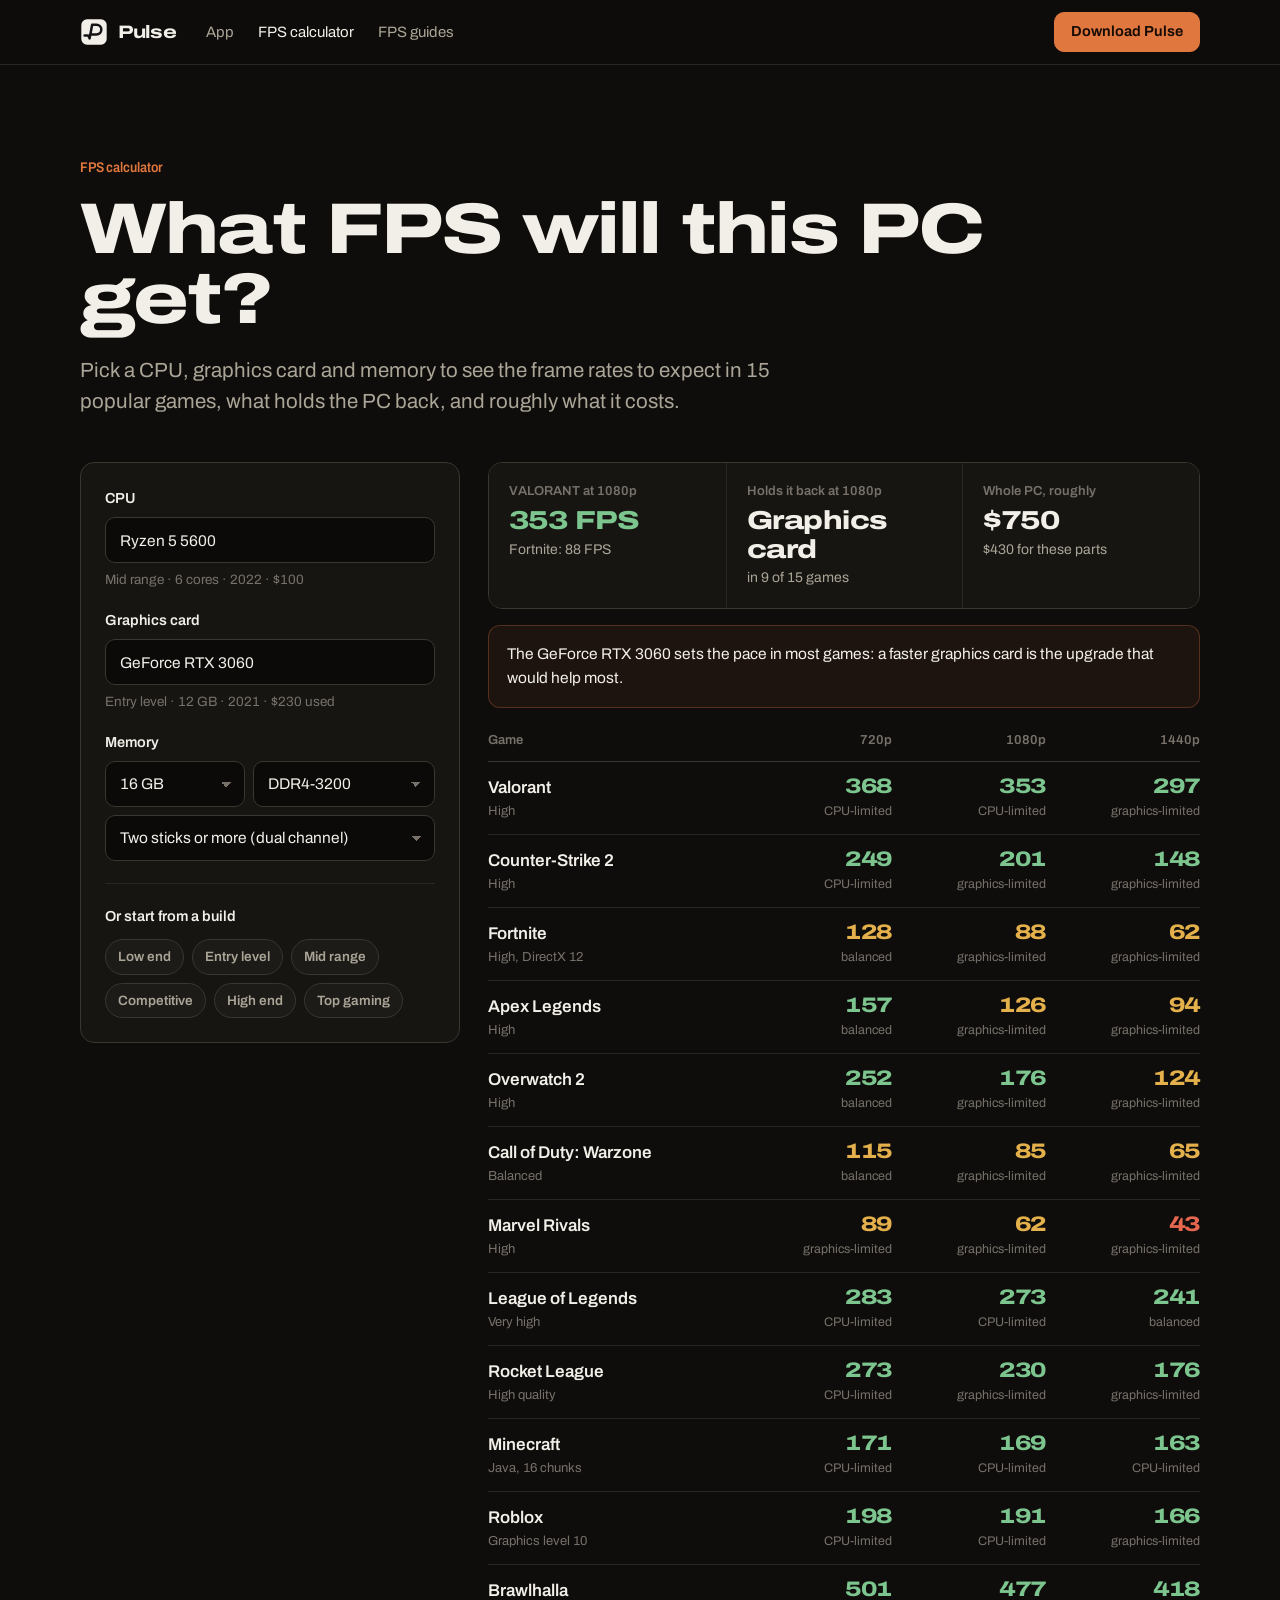
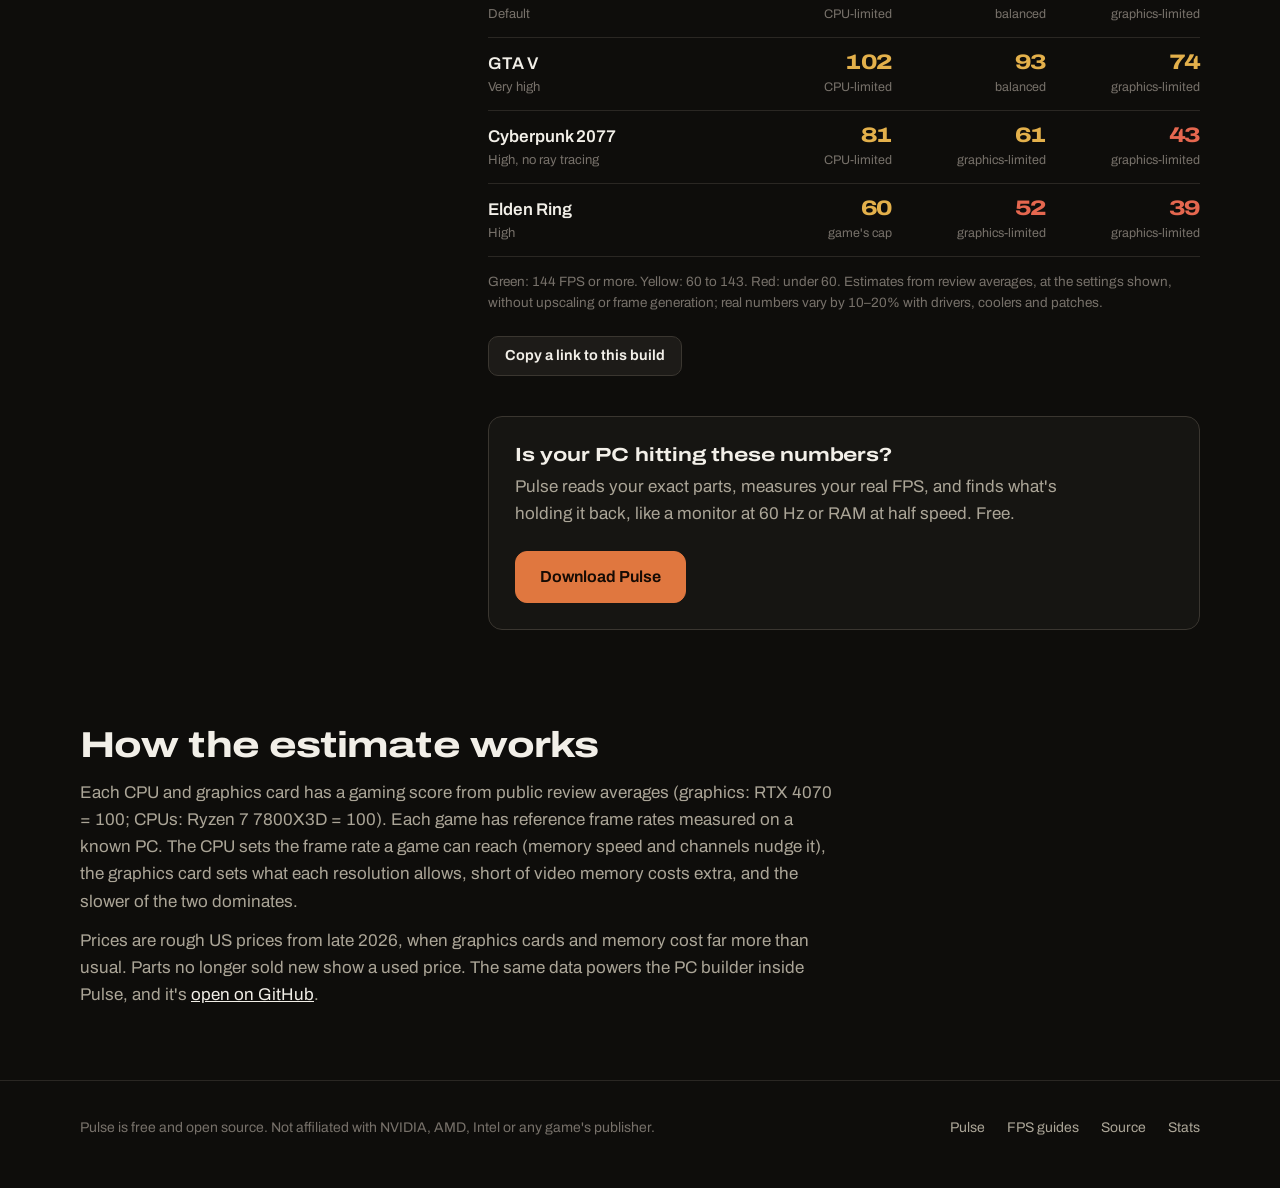
<file: fps-calculator/index.html>
<!doctype html>
<html lang="en">
<head>
<meta charset="utf-8">
<meta name="viewport" content="width=device-width, initial-scale=1">
<title>FPS calculator: what frame rate will your PC get? Valorant, Fortnite, CS2 and more</title>
<meta name="description" content="Pick a CPU, graphics card and memory and see the FPS to expect in Valorant, Fortnite, CS2, Apex, Warzone, Marvel Rivals and more at 720p, 1080p and 1440p, what holds the PC back, and what the build costs. Free, no sign-up.">
<link rel="canonical" href="https://pulseoptimizerapp.github.io/fps-calculator/">
<meta property="og:title" content="FPS calculator: what frame rate will your PC get?">
<meta property="og:description" content="Any CPU and graphics card: expected FPS in 15 popular games at 720p, 1080p and 1440p, the bottleneck, and the build's price.">
<meta property="og:image" content="https://pulseoptimizerapp.github.io/img/og-calculator.png">
<meta property="og:url" content="https://pulseoptimizerapp.github.io/fps-calculator/">
<meta property="og:type" content="website">
<meta property="og:site_name" content="Pulse">
<meta name="twitter:card" content="summary_large_image">
<meta name="color-scheme" content="dark">
<meta name="theme-color" content="#0E0D0B">
<link rel="icon" type="image/png" sizes="32x32" href="../img/favicon-32.png">
<link rel="icon" type="image/svg+xml" href="../img/icon-small.svg">
<link rel="preload" href="../fonts/archivo.woff2" as="font" type="font/woff2" crossorigin>
<link rel="stylesheet" href="../css/site.css">
<script type="application/ld+json">
{
  "@context": "https://schema.org",
  "@type": "WebApplication",
  "name": "Pulse FPS calculator",
  "url": "https://pulseoptimizerapp.github.io/fps-calculator/",
  "applicationCategory": "UtilitiesApplication",
  "operatingSystem": "Any",
  "isAccessibleForFree": true,
  "offers": { "@type": "Offer", "price": "0", "priceCurrency": "USD" },
  "description": "Estimate the FPS any CPU, graphics card and memory get in popular games at 720p, 1080p and 1440p."
}
</script>
<style>
  .calc { display: grid; grid-template-columns: minmax(0, 380px) minmax(0, 1fr); gap: 28px; align-items: start; }
  @media (max-width: 920px) { .calc { grid-template-columns: 1fr; } }
  .panel { border: 1px solid var(--line2); border-radius: 14px; background: var(--raise); padding: 24px; position: sticky; top: 84px; }
  @media (max-width: 920px) { .panel { position: static; } }
  .field { margin-top: 18px; }
  .field:first-of-type { margin-top: 0; }
  .field label { display: block; font-weight: 600; font-size: 14.5px; margin-bottom: 7px; }
  .field .hint { font-size: 13.5px; color: var(--faint); margin-top: 6px; min-height: 1.4em; }
  input[type=text], select {
    width: 100%; height: 46px; border-radius: 10px; border: 1px solid var(--line2); background: #0B0A09; color: var(--text);
    font: inherit; font-size: 15.5px; padding: 0 14px;
  }
  input[type=text]:focus, select:focus { outline: none; border-color: var(--ember); }
  select { appearance: none; background-image: linear-gradient(45deg, transparent 50%, var(--faint) 50%), linear-gradient(135deg, var(--faint) 50%, transparent 50%); background-position: calc(100% - 18px) 20px, calc(100% - 13px) 20px; background-size: 5px 5px; background-repeat: no-repeat; padding-right: 34px; }
  .ram { display: grid; grid-template-columns: 1fr 1.3fr; gap: 8px; }
  .ram select:last-child { grid-column: 1 / -1; }
  .picks { margin-top: 22px; padding-top: 18px; border-top: 1px solid var(--line); }
  .picks b { font-size: 14.5px; font-weight: 600; }
  .picks div { display: flex; flex-wrap: wrap; gap: 8px; margin-top: 10px; }
  .chip { font: inherit; font-size: 13.5px; font-weight: 600; color: var(--dim); background: var(--raise2); border: 1px solid var(--line2); border-radius: 999px; padding: 6px 12px; cursor: pointer; }
  .chip:hover { color: var(--text); border-color: #57514A; }
  .chip[aria-pressed=true] { color: var(--text); border-color: var(--ember); background: rgba(224,119,63,.12); }

  .summary { display: grid; grid-template-columns: repeat(3, minmax(0, 1fr)); border: 1px solid var(--line2); border-radius: 14px; overflow: hidden; }
  .summary > div { padding: 18px 20px; background: var(--raise); }
  .summary > div + div { border-left: 1px solid var(--line); }
  .summary small { display: block; color: var(--faint); font-size: 13px; font-weight: 600; }
  .summary strong { display: block; font-stretch: var(--wide); font-size: 26px; font-weight: 800; letter-spacing: -0.02em; margin-top: 4px; line-height: 1.1; }
  .summary span { display: block; color: var(--dim); font-size: 14px; margin-top: 4px; }
  @media (max-width: 640px) { .summary { grid-template-columns: 1fr; } .summary > div + div { border-left: 0; border-top: 1px solid var(--line); } }

  .verdict { margin-top: 16px; padding: 16px 18px; border-radius: 12px; background: rgba(224,119,63,.08); border: 1px solid rgba(224,119,63,.28); font-size: 15.5px; }
  .res-tabs { display: none; gap: 6px; margin: 24px 0 0; }
  .res-tabs button { font: inherit; font-size: 14px; font-weight: 600; color: var(--dim); background: var(--raise2); border: 1px solid var(--line2); border-radius: 8px; padding: 6px 14px; cursor: pointer; }
  .res-tabs button[aria-pressed=true] { color: var(--text); border-color: var(--ember); }
  table.fps { width: 100%; border-collapse: collapse; margin-top: 22px; }
  table.fps th { text-align: right; font-size: 13px; font-weight: 600; color: var(--faint); padding: 0 0 10px 12px; border-bottom: 1px solid var(--line2); }
  table.fps th:first-child { text-align: left; padding-left: 0; }
  table.fps td { padding: 12px 0 12px 12px; border-bottom: 1px solid var(--line); text-align: right; vertical-align: top; }
  table.fps td:first-child { text-align: left; padding-left: 0; }
  table.fps .game { font-weight: 600; }
  table.fps .set { display: block; font-size: 13px; color: var(--faint); font-weight: 400; }
  table.fps .n { font-stretch: var(--wide); font-weight: 800; font-size: 21px; letter-spacing: -0.02em; line-height: 1.1; }
  table.fps .why { display: block; font-size: 12.5px; color: var(--faint); }
  .g { color: #7DC58E; } .y { color: var(--warn); } .r { color: var(--bad); }
  @media (max-width: 640px) {
    .res-tabs { display: flex; }
    table.fps th.r720, table.fps td.r720, table.fps th.r1440, table.fps td.r1440 { display: none; }
    table.fps.show-720 .r720, table.fps.show-1440 .r1440 { display: table-cell; }
    table.fps.show-720 .r1080, table.fps.show-1440 .r1080 { display: none; }
  }
  .legend { font-size: 13.5px; color: var(--faint); margin-top: 14px; }
  .share { display: flex; gap: 10px; margin-top: 22px; flex-wrap: wrap; }
  .method { margin-top: 56px; max-width: 760px; }
  .method h2 { margin-bottom: 14px; }
  .method p { color: var(--dim); }
  .method p + p { margin-top: 12px; }
</style>
</head>
<body>
<a class="skip" href="#main">Skip to content</a>
<header class="nav">
  <div class="wrap">
    <a class="brand" href="../" aria-label="Pulse home"><img src="../img/icon.svg" alt="" width="28" height="28">Pulse</a>
    <nav class="links" aria-label="Site">
      <a href="../">App</a>
      <a href="./" aria-current="page">FPS calculator</a>
      <a href="../guides/">FPS guides</a>
    </nav>
    <div class="right"><a class="btn go sm dl" href="https://github.com/PulseOptimizerApp/Pulse/releases/latest/download/Pulse.exe" data-goatcounter-click="download-calc-nav">Download Pulse</a></div>
  </div>
</header>

<main id="main" class="wrap">
  <div class="page-head">
    <a class="tag" href="./">FPS calculator</a>
    <h1>What FPS will this PC get?</h1>
    <p class="lead">Pick a CPU, graphics card and memory to see the frame rates to expect in 15 popular games, what holds the PC back, and roughly what it costs.</p>
  </div>

  <div class="calc">
    <form class="panel" id="form" autocomplete="off" onsubmit="return false">
      <div class="field">
        <label for="cpu">CPU</label>
        <input type="text" id="cpu" list="cpus" placeholder="e.g. Ryzen 5 5600, i5-12400F" spellcheck="false">
        <datalist id="cpus"></datalist>
        <p class="hint" id="cpu-hint"></p>
      </div>
      <div class="field">
        <label for="gpu">Graphics card</label>
        <input type="text" id="gpu" list="gpus" placeholder="e.g. RTX 4060, RX 6600" spellcheck="false">
        <datalist id="gpus"></datalist>
        <p class="hint" id="gpu-hint"></p>
      </div>
      <div class="field">
        <label for="ram-gb">Memory</label>
        <div class="ram">
          <select id="ram-gb" aria-label="Memory size"><option value="8">8 GB</option><option value="16" selected>16 GB</option><option value="32">32 GB</option><option value="64">64 GB</option></select>
          <select id="ram-speed" aria-label="Memory type and speed">
            <option>DDR4-2400</option><option>DDR4-2666</option><option selected>DDR4-3200</option><option>DDR4-3600</option>
            <option>DDR5-4800</option><option>DDR5-5600</option><option>DDR5-6000</option><option>DDR5-6400</option><option>DDR5-7200</option>
          </select>
          <select id="ram-dual" aria-label="Memory sticks"><option value="1" selected>Two sticks or more (dual channel)</option><option value="0">One stick (single channel)</option></select>
        </div>
      </div>
      <div class="picks">
        <b>Or start from a build</b>
        <div id="builds"></div>
      </div>
    </form>

    <section aria-live="polite">
      <div class="summary" id="summary"></div>
      <p class="verdict" id="verdict"></p>
      <div class="res-tabs" role="group" aria-label="Resolution">
        <button type="button" data-res="720" aria-pressed="false">720p</button>
        <button type="button" data-res="1080" aria-pressed="true">1080p</button>
        <button type="button" data-res="1440" aria-pressed="false">1440p</button>
      </div>
      <table class="fps" id="table">
        <thead><tr><th>Game</th><th class="r720">720p</th><th class="r1080">1080p</th><th class="r1440">1440p</th></tr></thead>
        <tbody></tbody>
      </table>
      <p class="legend">Green: 144 FPS or more. Yellow: 60 to 143. Red: under 60. Estimates from review averages, at the settings shown, without upscaling or frame generation; real numbers vary by 10–20% with drivers, coolers and patches.</p>
      <div class="share">
        <button class="btn sm" type="button" id="copy-link" data-goatcounter-click="calc-share">Copy a link to this build</button>
      </div>

      <div class="callout">
        <div>
          <h3>Is your PC hitting these numbers?</h3>
          <p>Pulse reads your exact parts, measures your real FPS, and finds what's holding it back, like a monitor at 60 Hz or RAM at half speed. Free.</p>
        </div>
        <a class="btn go dl" href="https://github.com/PulseOptimizerApp/Pulse/releases/latest/download/Pulse.exe" data-goatcounter-click="download-calc">Download Pulse</a>
      </div>
    </section>
  </div>

  <section class="method">
    <h2>How the estimate works</h2>
    <p>Each CPU and graphics card has a gaming score from public review averages (graphics: RTX 4070 = 100; CPUs: Ryzen 7 7800X3D = 100). Each game has reference frame rates measured on a known PC. The CPU sets the frame rate a game can reach (memory speed and channels nudge it), the graphics card sets what each resolution allows, short of video memory costs extra, and the slower of the two dominates.</p>
    <p>Prices are rough US prices from late 2026, when graphics cards and memory cost far more than usual. Parts no longer sold new show a used price. The same data powers the PC builder inside Pulse, and it's <a href="https://github.com/PulseOptimizerApp/Pulse/blob/main/src/PulseOptimizer/Core/Guide/hardware.json" style="color:var(--text)">open on GitHub</a>.</p>
  </section>
</main>

<footer>
  <div class="wrap">
    <p>Pulse is free and open source. Not affiliated with NVIDIA, AMD, Intel or any game's publisher.</p>
    <nav aria-label="Footer"><a href="../">Pulse</a><a href="../guides/">FPS guides</a><a href="https://github.com/PulseOptimizerApp/Pulse">Source</a><a href="../stats.html">Stats</a></nav>
  </div>
</footer>

<script>
(async () => {
  const $ = id => document.getElementById(id);
  let data;
  // The app's own table, newest first; the site's copy if GitHub can't be reached.
  for (const url of ["https://raw.githubusercontent.com/PulseOptimizerApp/Pulse/main/src/PulseOptimizer/Core/Guide/hardware.json", "../data/hardware.json"]) {
    try { const r = await fetch(url); if (r.ok) { data = await r.json(); if (data.cpus && data.gpus) break; } } catch (e) {}
  }
  if (!data) { $("verdict").textContent = "The parts list couldn't load. Refresh the page to try again."; return; }
  const cpus = data.cpus, gpus = data.gpus, games = data.games;
  const label = p => p.n + (p.k === "laptop" ? " (laptop)" : p.k === "integrated" ? " (built-in)" : "");
  $("cpus").innerHTML = [...cpus].sort((a, b) => b.s - a.s).map(c => `<option value="${label(c)}">`).join("");
  $("gpus").innerHTML = [...gpus].sort((a, b) => b.s - a.s).map(g => `<option value="${label(g)}">`).join("");

  // Find a part from what someone typed: exact, then by model number, then by every word.
  const norm = s => s.toLowerCase().replace(/\((laptop|built-in)\)/, " $1 ").replace(/geforce|radeon|core|intel|amd|nvidia|amd/g, " ").replace(/[^a-z0-9 ]+/g, " ").replace(/\s+/g, " ").trim();
  function find(list, text) {
    if (!text) return null;
    const t = norm(text.replace(/(\d)k?f\b/i, (m, d) => m.toLowerCase().endsWith("kf") ? d + "k" : d));
    let hit = list.find(p => norm(label(p)) === t) || list.find(p => norm(p.n) === t);
    if (hit) return hit;
    const words = t.split(" ").filter(Boolean);
    const cands = list.filter(p => words.every(w => norm(label(p)).split(" ").some(x => x === w || x.startsWith(w))));
    return cands.sort((a, b) => (a.k === "desktop" ? 0 : 1) - (b.k === "desktop" ? 0 : 1) || norm(a.n).length - norm(b.n).length)[0] || null;
  }

  const ramFactor = r => {
    const sp = r.type === "DDR5"
      ? (r.mhz >= 7000 ? 1.02 : r.mhz >= 6400 ? 1.01 : r.mhz >= 6000 ? 1 : r.mhz >= 5600 ? .98 : r.mhz >= 5200 ? .97 : .95)
      : (r.mhz >= 3600 ? .97 : r.mhz >= 3200 ? .95 : r.mhz >= 3000 ? .93 : r.mhz >= 2666 ? .9 : r.mhz >= 2400 ? .88 : .85);
    return sp * (r.dual ? 1 : .82) * (r.gb <= 8 ? .85 : 1);
  };
  function estimate(cpu, gpu, ram, g, res) {
    const cpuFps = g.cpu * cpu.s / 100 * ramFactor(ram);
    let gpuFps = (res === 720 ? g.g720 : res === 1440 ? g.g1440 : g.g1080) * gpu.s / 100;
    const need = res >= 1440 ? g.v1440 : res <= 720 ? Math.max(1, g.v1080 - 1) : g.v1080;
    const vram = gpu.vram > 0 ? gpu.vram : Math.max(1, ram.gb / 4);
    const short = vram + .01 < need;
    if (short) gpuFps *= .55 + .45 * Math.min(1, Math.max(0, vram / need));
    const k = 6;
    let fps = Math.pow(Math.pow(cpuFps, -k) + Math.pow(gpuFps, -k), -1 / k);
    const capped = g.cap > 0 && fps > g.cap;
    if (capped) fps = g.cap;
    const limit = capped ? "cap" : Math.abs(cpuFps - gpuFps) / Math.max(cpuFps, gpuFps) < .1 ? "balanced" : cpuFps < gpuFps ? "cpu" : "gpu";
    return { fps, limit, short };
  }
  const tierCpu = s => s >= 95 ? "Top gaming" : s >= 78 ? "High end" : s >= 58 ? "Mid range" : s >= 40 ? "Entry level" : "Basic";
  const tierGpu = s => s >= 140 ? "Top gaming" : s >= 95 ? "High end" : s >= 60 ? "Mid range" : s >= 30 ? "Entry level" : "Basic";
  const money = n => "$" + Math.round(n).toLocaleString("en-US");
  const ramPrice = r => {
    const ddr5 = r.type === "DDR5";
    const speed = ddr5 ? 1 + (r.mhz - 6000) / 1200 * .08 : 1 + (r.mhz - 3200) / 800 * .06;
    return Math.round(Math.max(ddr5 ? 90 : 35, r.gb * (ddr5 ? 13.5 : 6.3) * Math.min(1.25, Math.max(.85, speed))) / 5) * 5;
  };
  const newPlatform = c => c.n.startsWith("Core Ultra") || /^Ryzen \d [789]\d{3}/.test(c.n);
  const restOfPc = (c, g) => { const s = g.s; return (s >= 160 ? 750 : s >= 110 ? 550 : s >= 70 ? 420 : 320) + (newPlatform(c) ? 60 : 0); };

  const byName = (list, n) => list.find(p => p.n === n);
  const builds = [
    ["Low end", "Ryzen 5 5500", "Radeon RX 6600", "16", "DDR4-3200"],
    ["Entry level", "Ryzen 5 5600", "GeForce RTX 5060", "16", "DDR4-3200"],
    ["Mid range", "Ryzen 5 9600X", "Radeon RX 9060 XT 16GB", "32", "DDR5-6000"],
    ["Competitive", "Ryzen 7 9800X3D", "GeForce RTX 5060 Ti 16GB", "32", "DDR5-6000"],
    ["High end", "Ryzen 7 9800X3D", "GeForce RTX 5070 Ti", "32", "DDR5-6000"],
    ["Top gaming", "Ryzen 7 9850X3D", "GeForce RTX 5090", "32", "DDR5-6400"],
  ].filter(b => byName(cpus, b[1]) && byName(gpus, b[2]));
  $("builds").innerHTML = builds.map((b, i) => `<button type="button" class="chip" data-b="${i}" aria-pressed="false">${b[0]}</button>`).join("");

  let res = 1080;
  function ram() {
    const [type, mhz] = $("ram-speed").value.split("-");
    return { gb: +$("ram-gb").value, type, mhz: +mhz, dual: $("ram-dual").value === "1" };
  }
  function render(push) {
    const cpu = find(cpus, $("cpu").value), gpu = find(gpus, $("gpu").value), r = ram();
    $("cpu-hint").textContent = cpu ? `${tierCpu(cpu.s)} · ${cpu.c} cores · ${cpu.y}` + (cpu.p ? ` · ${money(cpu.p)}${cpu.u ? " used" : ""}` : "") : $("cpu").value ? "Not in the list yet. Try just the model number." : "";
    $("gpu-hint").textContent = gpu ? `${tierGpu(gpu.s)} · ${gpu.vram ? gpu.vram + " GB" : "uses system memory"} · ${gpu.y}` + (gpu.p ? ` · ${money(gpu.p)}${gpu.u ? " used" : ""}` : "") : $("gpu").value ? "Not in the list yet. Try just the model number." : "";
    document.querySelectorAll("#builds .chip").forEach(ch => {
      const b = builds[+ch.dataset.b];
      ch.setAttribute("aria-pressed", String(!!cpu && !!gpu && cpu.n === b[1] && gpu.n === b[2] && String(r.gb) === b[3] && $("ram-speed").value === b[4]));
    });
    const body = document.querySelector("#table tbody");
    if (!cpu || !gpu) {
      $("summary").innerHTML = `<div><small>Pick a CPU and a graphics card</small><strong>–</strong><span>to see frame rates</span></div><div><small>Holds it back</small><strong>–</strong></div><div><small>Whole PC</small><strong>–</strong></div>`;
      $("verdict").textContent = "Start typing a part's name or model number, or pick a ready-made build.";
      body.innerHTML = "";
      return;
    }
    const rows = games.map(g => ({ g, e: [720, 1080, 1440].map(x => estimate(cpu, gpu, r, g, x)) }));
    const col = f => f >= 144 ? "g" : f >= 60 ? "y" : "r";
    const why = e => ({ cpu: "CPU-limited", gpu: "graphics-limited", cap: "game's cap", balanced: "balanced" })[e.limit];
    body.innerHTML = rows.map(({ g, e }) => `<tr><td><span class="game">${g.n}</span><span class="set">${g.set}</span></td>` +
      e.map((x, i) => `<td class="r${[720, 1080, 1440][i]}"><span class="n ${col(x.fps)}">${Math.round(x.fps).toLocaleString("en-US")}${x.short ? "!" : ""}</span><span class="why">${why(x)}${x.short ? ", short on VRAM" : ""}</span></td>`).join("") + `</tr>`).join("");
    const at = i => rows.map(x => x.e[i]);
    const cpuBound = i => at(i).filter(x => x.limit === "cpu").length, gpuBound = i => at(i).filter(x => x.limit === "gpu").length;
    const val = rows.find(x => x.g.n === "Valorant"), fn = rows.find(x => x.g.n === "Fortnite");
    let held = cpuBound(1) > gpuBound(1) ? "CPU" : "Graphics card";
    let verdict = cpuBound(1) > gpuBound(1) && cpuBound(2) > gpuBound(2) ? `The ${cpu.n} sets the pace at every resolution: a faster CPU is the upgrade that would help most.`
      : cpuBound(1) > gpuBound(1) ? `At 1080p the ${cpu.n} holds most games back; at 1440p the ${gpu.n} does. Play at 1440p, or upgrade the CPU for more frames at 1080p.`
      : `The ${gpu.n} sets the pace in most games: a faster graphics card is the upgrade that would help most.`;
    if (!r.dual) verdict += " One memory stick costs frames in CPU-heavy games: a second matching stick is a cheap win.";
    else if (r.gb <= 8) verdict += " 8 GB of memory is tight for today's games: 16 GB or more avoids stutter.";
    const priced = cpu.k === "desktop" && gpu.k === "desktop" && cpu.p && gpu.p;
    const parts = priced ? cpu.p + gpu.p + ramPrice(r) : 0;
    $("summary").innerHTML =
      `<div><small>VALORANT at 1080p</small><strong class="${col(val.e[1].fps)}">${Math.round(val.e[1].fps)} FPS</strong><span>Fortnite: ${Math.round(fn.e[1].fps)} FPS</span></div>` +
      `<div><small>Holds it back at 1080p</small><strong>${held}</strong><span>in ${Math.max(cpuBound(1), gpuBound(1))} of ${games.length} games</span></div>` +
      `<div><small>Whole PC, roughly</small><strong>${priced ? money(parts + restOfPc(cpu, gpu)) : "–"}</strong><span>${priced ? `${money(parts)} for these parts` : "Laptop parts aren't sold on their own"}</span></div>`;
    $("verdict").textContent = verdict;
    if (push) {
      const q = new URLSearchParams({ cpu: cpu.n, gpu: gpu.n, ram: `${r.gb}-${$("ram-speed").value}-${r.dual ? 2 : 1}` });
      history.replaceState(null, "", "?" + q.toString());
      document.title = `${cpu.n} + ${gpu.n}: FPS in Valorant, Fortnite, CS2 and more`;
    }
  }

  // Start from a shared link, or a common mid-range PC.
  const q = new URLSearchParams(location.search);
  $("cpu").value = q.get("cpu") || "Ryzen 5 5600";
  $("gpu").value = q.get("gpu") || "GeForce RTX 3060";
  if (q.get("ram")) {
    const [gb, type, mhz, ch] = q.get("ram").split("-");
    if (gb) $("ram-gb").value = gb;
    if (type && mhz) $("ram-speed").value = `${type}-${mhz}`;
    $("ram-dual").value = ch === "1" ? "0" : "1";
  }
  ["cpu", "gpu"].forEach(id => $(id).addEventListener("input", () => render(true)));
  ["ram-gb", "ram-speed", "ram-dual"].forEach(id => $(id).addEventListener("change", () => render(true)));
  $("builds").addEventListener("click", e => {
    const ch = e.target.closest(".chip"); if (!ch) return;
    const b = builds[+ch.dataset.b];
    $("cpu").value = b[1]; $("gpu").value = b[2]; $("ram-gb").value = b[3]; $("ram-speed").value = b[4]; $("ram-dual").value = "1";
    render(true);
  });
  document.querySelectorAll(".res-tabs button").forEach(b => b.addEventListener("click", () => {
    res = +b.dataset.res;
    document.querySelectorAll(".res-tabs button").forEach(x => x.setAttribute("aria-pressed", String(x === b)));
    $("table").className = "fps show-" + res;
  }));
  $("copy-link").addEventListener("click", async () => {
    try { await navigator.clipboard.writeText(location.href); $("copy-link").textContent = "Link copied"; setTimeout(() => $("copy-link").textContent = "Copy a link to this build", 1800); } catch (e) {}
  });
  render(!!q.get("cpu"));
})();

// The download button goes to the newest release that has the exe.
(async () => {
  try {
    const r = await fetch("https://api.github.com/repos/PulseOptimizerApp/Pulse/releases?per_page=10");
    if (!r.ok) return;
    const rel = (await r.json()).find(x => !x.draft && !x.prerelease && (x.assets || []).some(a => a.name === "Pulse.exe"));
    if (rel) document.querySelectorAll(".dl").forEach(a => a.href = rel.assets.find(a => a.name === "Pulse.exe").browser_download_url);
  } catch (e) {}
})();
</script>
<script data-goatcounter="https://pulseoptimizer.goatcounter.com/count" async src="https://gc.zgo.at/count.js"></script>
</body>
</html>
</file>
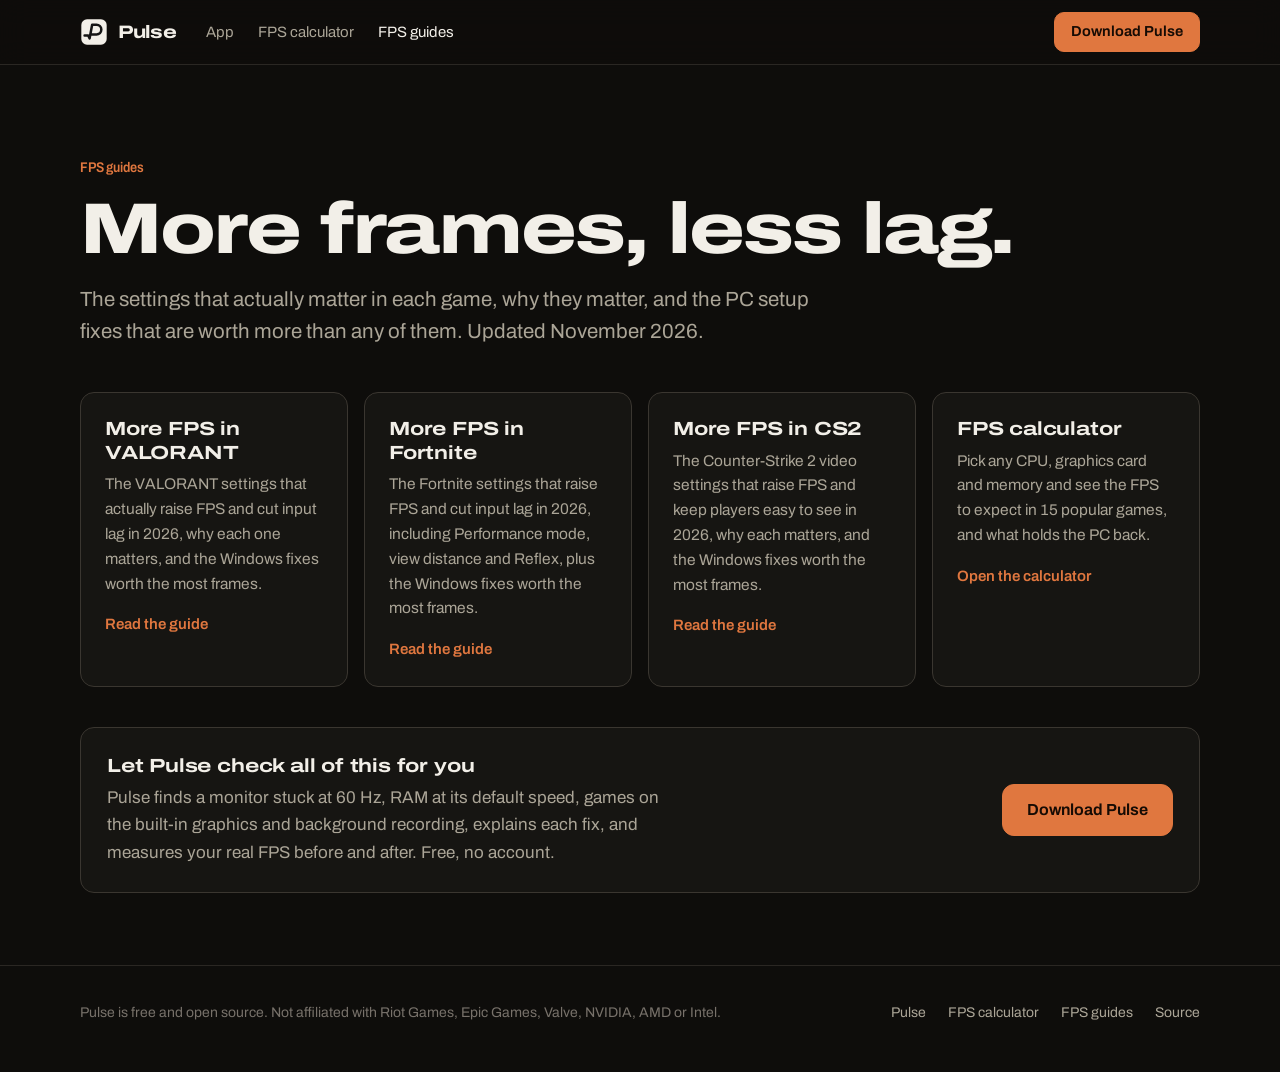
<file: guides/index.html>
<!doctype html>
<html lang="en">
<head>
<meta charset="utf-8">
<meta name="viewport" content="width=device-width, initial-scale=1">
<title>FPS guides: the best settings for VALORANT, Fortnite and CS2 (2026)</title>
<meta name="description" content="Free, up-to-date guides to more FPS and less input lag in VALORANT, Fortnite and Counter-Strike 2: the settings that matter, why, and the Windows fixes worth the most frames.">
<link rel="canonical" href="https://pulseoptimizerapp.github.io/guides/">
<meta property="og:title" content="FPS guides: the best settings for VALORANT, Fortnite and CS2 (2026)">
<meta property="og:description" content="Free, up-to-date guides to more FPS and less input lag in VALORANT, Fortnite and Counter-Strike 2: the settings that matter, why, and the Windows fixes worth the most frames.">
<meta property="og:image" content="https://pulseoptimizerapp.github.io/img/og.png">
<meta property="og:url" content="https://pulseoptimizerapp.github.io/guides/">
<meta property="og:type" content="article">
<meta property="og:site_name" content="Pulse">
<meta name="twitter:card" content="summary_large_image">
<meta name="color-scheme" content="dark">
<meta name="theme-color" content="#0E0D0B">
<link rel="icon" type="image/png" sizes="32x32" href="../img/favicon-32.png">
<link rel="icon" type="image/svg+xml" href="../img/icon-small.svg">
<link rel="preload" href="../fonts/archivo.woff2" as="font" type="font/woff2" crossorigin>
<link rel="stylesheet" href="../css/site.css">

</head>
<body>
<a class="skip" href="#main">Skip to content</a>
<header class="nav">
  <div class="wrap">
    <a class="brand" href="../" aria-label="Pulse home"><img src="../img/icon.svg" alt="" width="28" height="28">Pulse</a>
    <nav class="links" aria-label="Site">
      <a href="../">App</a>
      <a href="../fps-calculator/">FPS calculator</a>
      <a href="../guides/" aria-current="page">FPS guides</a>
    </nav>
    <div class="right"><a class="btn go sm dl" href="https://github.com/PulseOptimizerApp/Pulse/releases/latest/download/Pulse.exe" data-goatcounter-click="download-guide-nav">Download Pulse</a></div>
  </div>
</header>
<main id="main" class="wrap">
  <div class="page-head">
    <a class="tag" href="./">FPS guides</a>
    <h1>More frames, less lag.</h1>
    <p class="lead">The settings that actually matter in each game, why they matter, and the PC setup fixes that are worth more than any of them. Updated November 2026.</p>
  </div>
  <div class="cards" style="margin-top:0"><a class="card" href="valorant-fps/"><h3>More FPS in VALORANT</h3><p>The VALORANT settings that actually raise FPS and cut input lag in 2026, why each one matters, and the Windows fixes worth the most frames.</p><span class="go-on">Read the guide</span></a><a class="card" href="fortnite-fps/"><h3>More FPS in Fortnite</h3><p>The Fortnite settings that raise FPS and cut input lag in 2026, including Performance mode, view distance and Reflex, plus the Windows fixes worth the most frames.</p><span class="go-on">Read the guide</span></a><a class="card" href="cs2-fps/"><h3>More FPS in CS2</h3><p>The Counter-Strike 2 video settings that raise FPS and keep players easy to see in 2026, why each matters, and the Windows fixes worth the most frames.</p><span class="go-on">Read the guide</span></a>
    <a class="card" href="../fps-calculator/"><h3>FPS calculator</h3><p>Pick any CPU, graphics card and memory and see the FPS to expect in 15 popular games, and what holds the PC back.</p><span class="go-on">Open the calculator</span></a>
  </div>
  <div class="callout">
  <div>
    <h3>Let Pulse check all of this for you</h3>
    <p>Pulse finds a monitor stuck at 60 Hz, RAM at its default speed, games on the built-in graphics and background recording, explains each fix, and measures your real FPS before and after. Free, no account.</p>
  </div>
  <a class="btn go dl" href="https://github.com/PulseOptimizerApp/Pulse/releases/latest/download/Pulse.exe" data-goatcounter-click="download-guides-index">Download Pulse</a>
</div>
</main>
<footer>
  <div class="wrap">
    <p>Pulse is free and open source. Not affiliated with Riot Games, Epic Games, Valve, NVIDIA, AMD or Intel.</p>
    <nav aria-label="Footer"><a href="../">Pulse</a><a href="../fps-calculator/">FPS calculator</a><a href="../guides/">FPS guides</a><a href="https://github.com/PulseOptimizerApp/Pulse">Source</a></nav>
  </div>
</footer>
<script data-goatcounter="https://pulseoptimizer.goatcounter.com/count" async src="https://gc.zgo.at/count.js"></script>
</body>
</html>
</file>
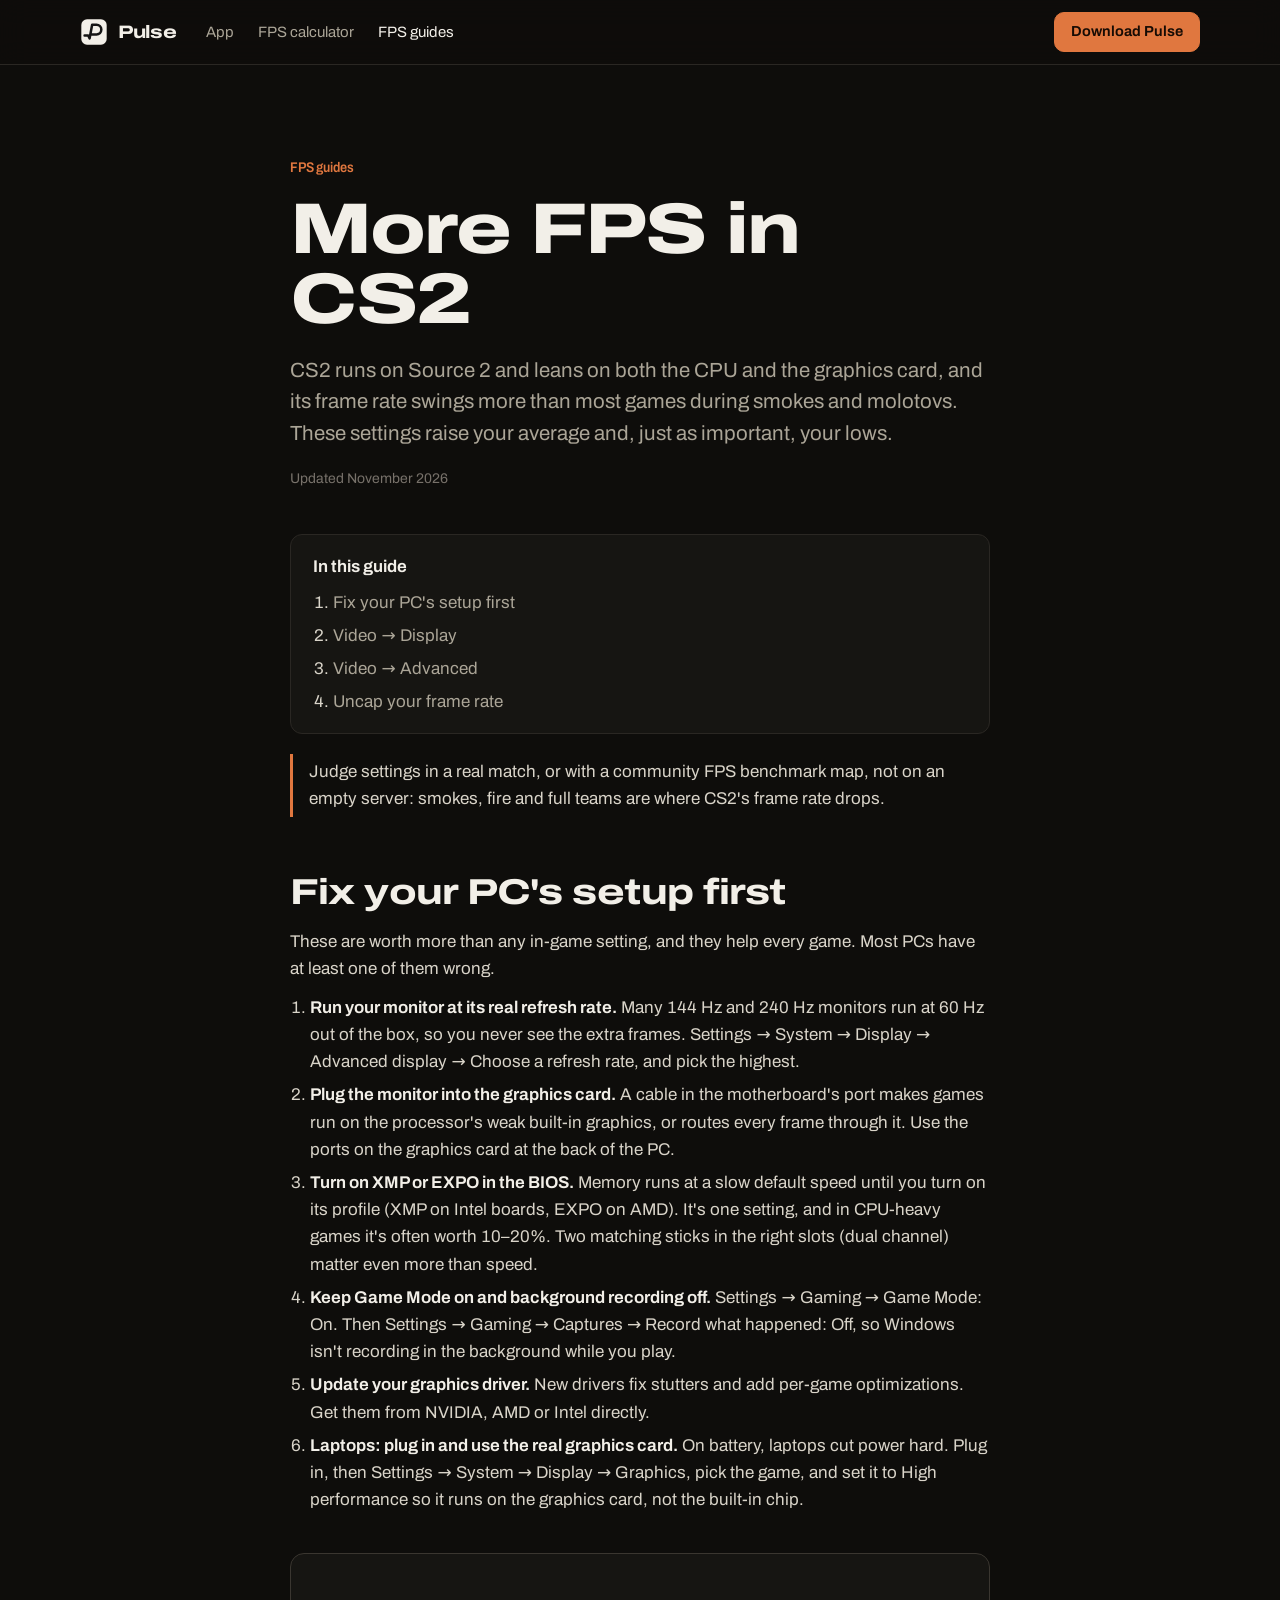
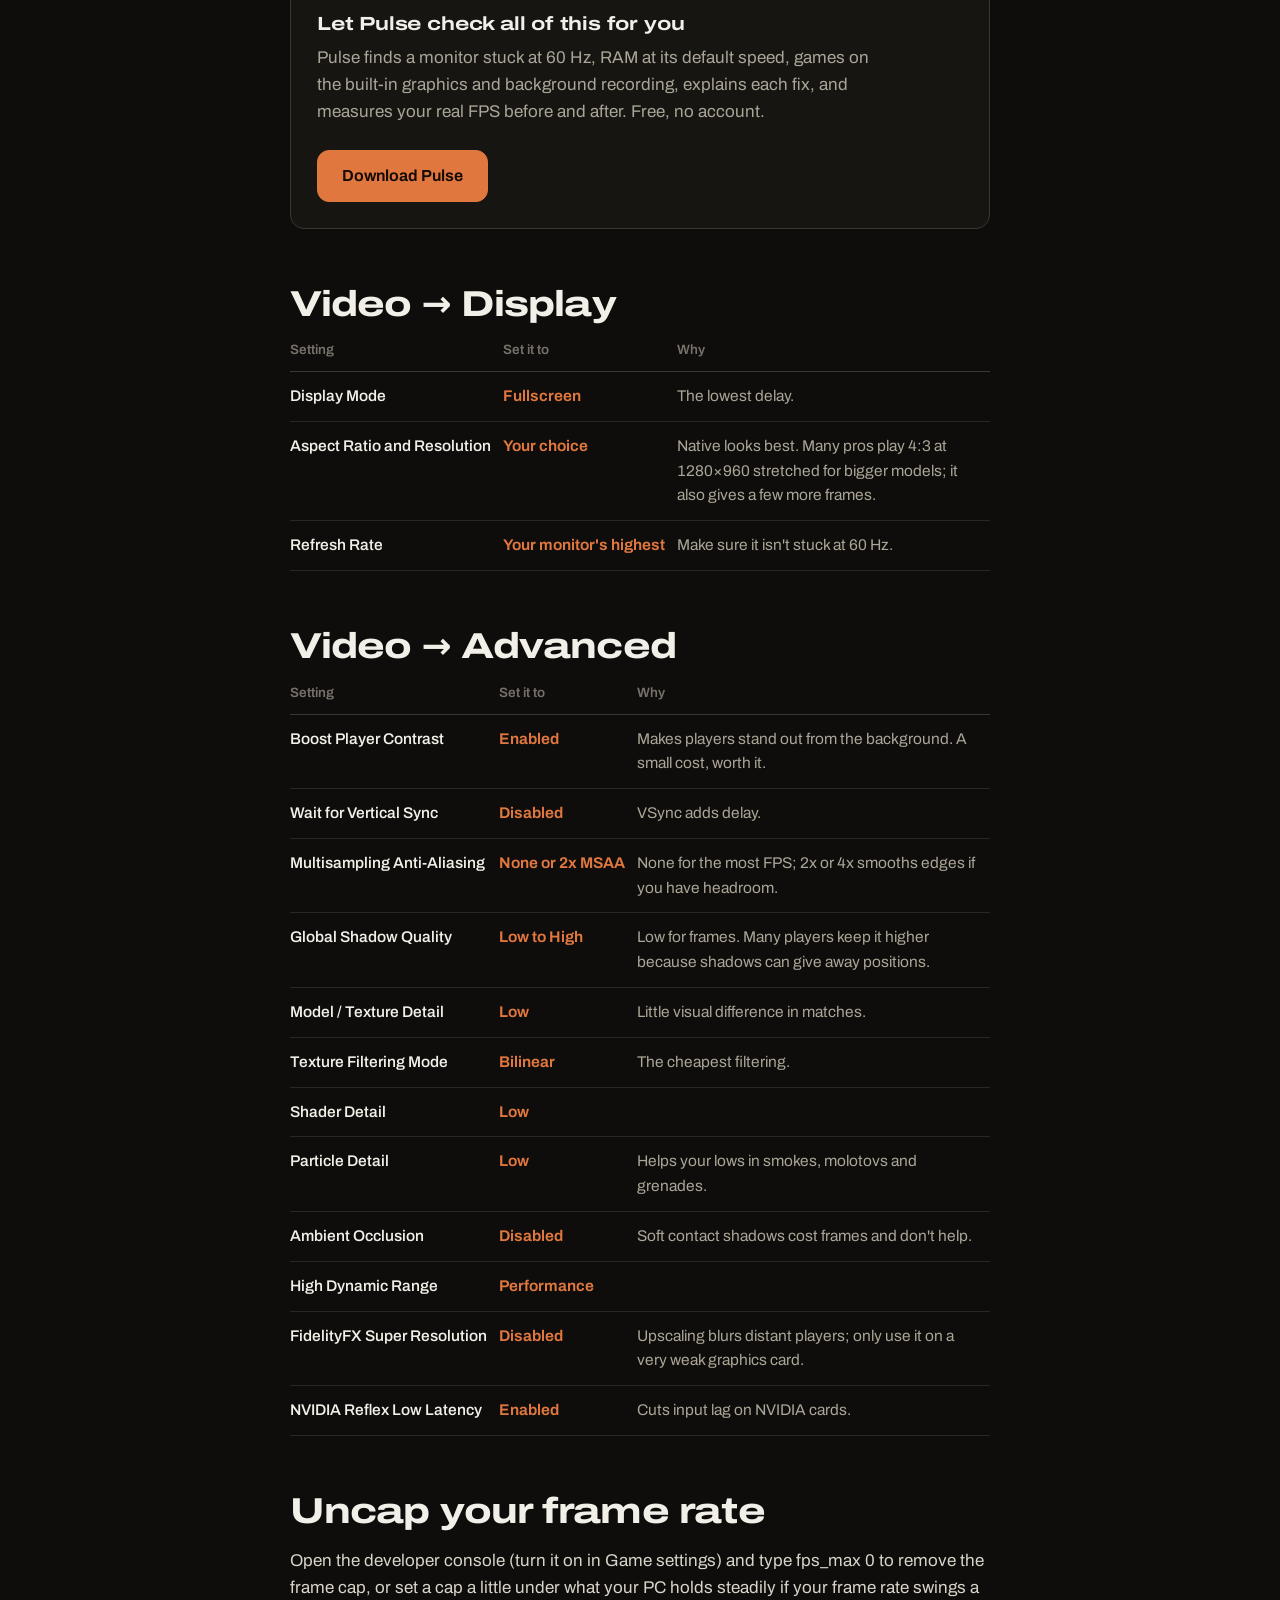
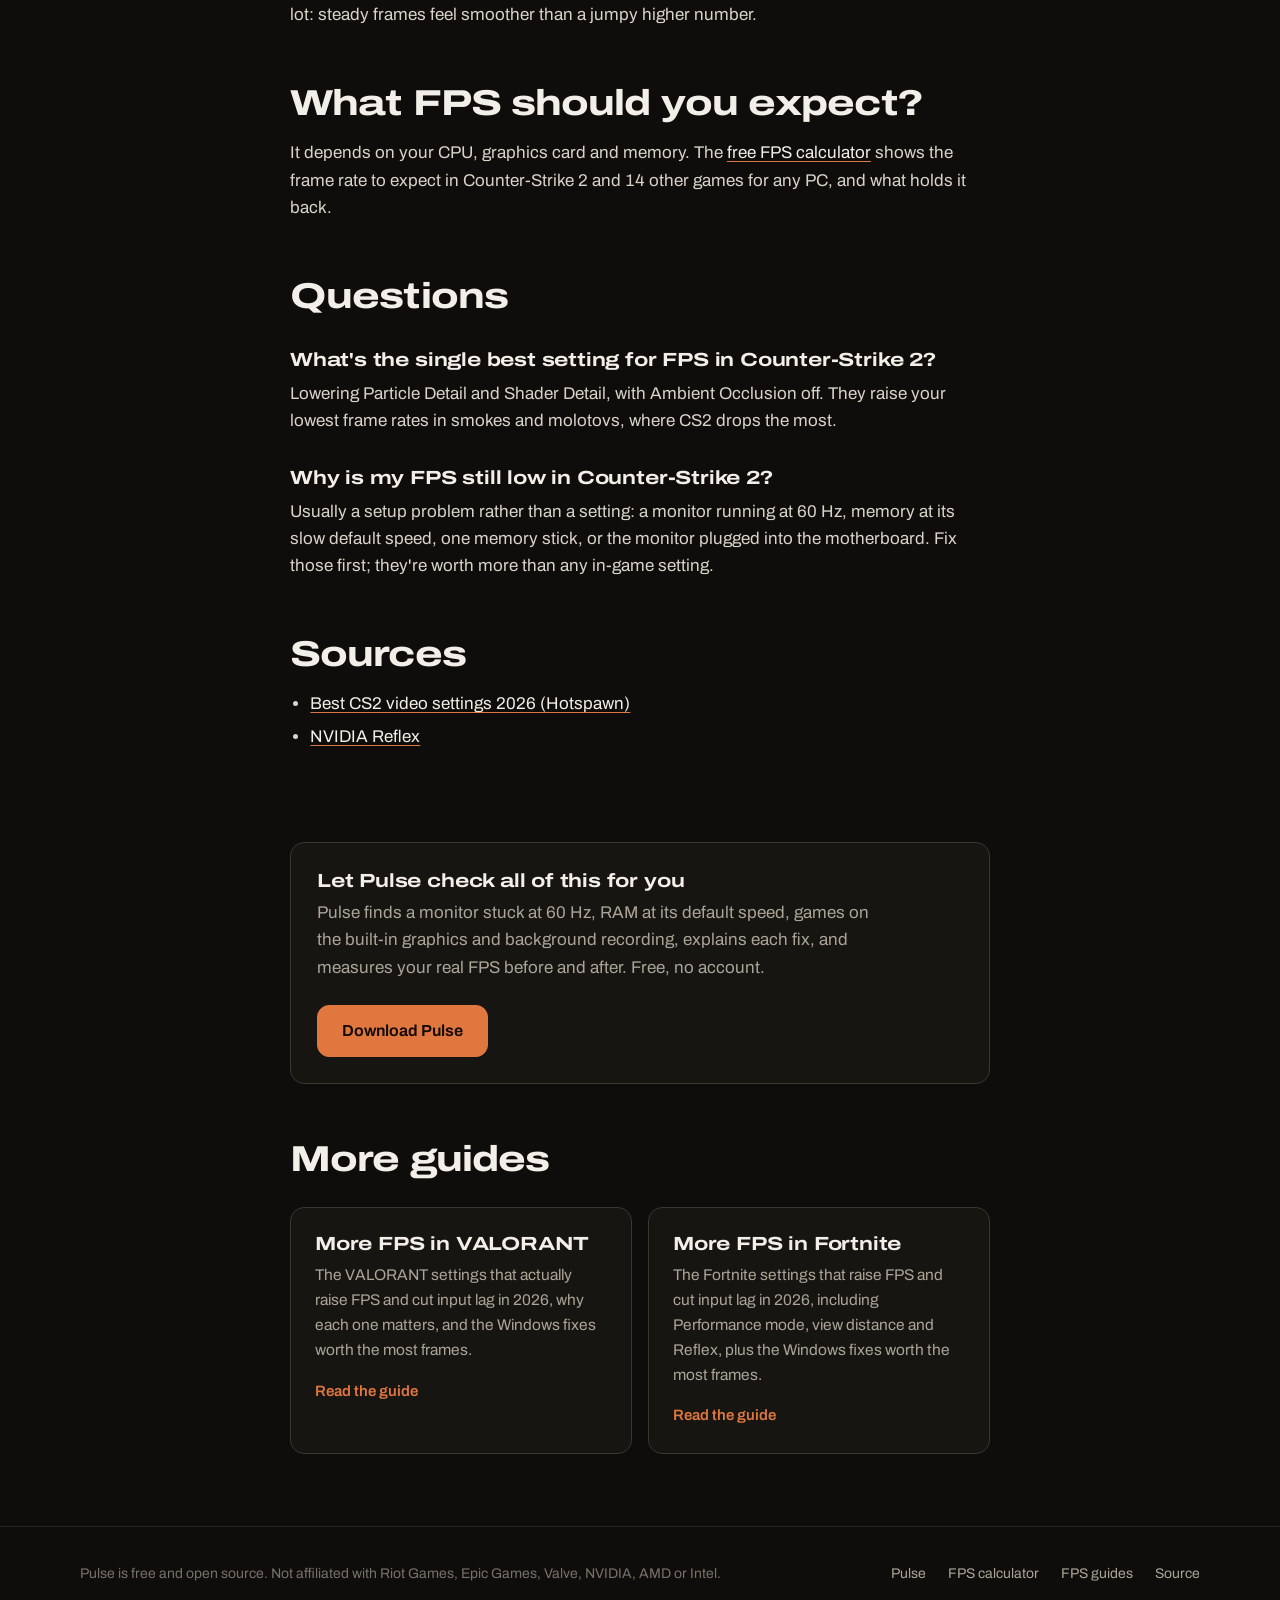
<file: guides/cs2-fps/index.html>
<!doctype html>
<html lang="en">
<head>
<meta charset="utf-8">
<meta name="viewport" content="width=device-width, initial-scale=1">
<title>How to get more FPS in CS2: the best video settings for 2026</title>
<meta name="description" content="The Counter-Strike 2 video settings that raise FPS and keep players easy to see in 2026, why each matters, and the Windows fixes worth the most frames.">
<link rel="canonical" href="https://pulseoptimizerapp.github.io/guides/cs2-fps/">
<meta property="og:title" content="How to get more FPS in CS2: the best video settings for 2026">
<meta property="og:description" content="The Counter-Strike 2 video settings that raise FPS and keep players easy to see in 2026, why each matters, and the Windows fixes worth the most frames.">
<meta property="og:image" content="https://pulseoptimizerapp.github.io/img/og.png">
<meta property="og:url" content="https://pulseoptimizerapp.github.io/guides/cs2-fps/">
<meta property="og:type" content="article">
<meta property="og:site_name" content="Pulse">
<meta name="twitter:card" content="summary_large_image">
<meta name="color-scheme" content="dark">
<meta name="theme-color" content="#0E0D0B">
<link rel="icon" type="image/png" sizes="32x32" href="../../img/favicon-32.png">
<link rel="icon" type="image/svg+xml" href="../../img/icon-small.svg">
<link rel="preload" href="../../fonts/archivo.woff2" as="font" type="font/woff2" crossorigin>
<link rel="stylesheet" href="../../css/site.css">
<script type="application/ld+json">{"@context": "https://schema.org", "@type": "Article", "headline": "How to get more FPS in CS2: the best video settings for 2026", "description": "The Counter-Strike 2 video settings that raise FPS and keep players easy to see in 2026, why each matters, and the Windows fixes worth the most frames.", "dateModified": "2026-11-10", "datePublished": "2026-11-10", "mainEntityOfPage": "https://pulseoptimizerapp.github.io/guides/cs2-fps/", "author": {"@type": "Organization", "name": "Pulse", "url": "https://pulseoptimizerapp.github.io/"}, "publisher": {"@type": "Organization", "name": "Pulse", "logo": {"@type": "ImageObject", "url": "https://pulseoptimizerapp.github.io/img/icon-256.png"}}}</script>
<script type="application/ld+json">{"@context": "https://schema.org", "@type": "FAQPage", "mainEntity": [{"@type": "Question", "name": "What's the single best setting for FPS in Counter-Strike 2?", "acceptedAnswer": {"@type": "Answer", "text": "Lowering Particle Detail and Shader Detail, with Ambient Occlusion off. They raise your lowest frame rates in smokes and molotovs, where CS2 drops the most."}}, {"@type": "Question", "name": "Why is my FPS still low in Counter-Strike 2?", "acceptedAnswer": {"@type": "Answer", "text": "Usually a setup problem rather than a setting: a monitor running at 60 Hz, memory at its slow default speed, one memory stick, or the monitor plugged into the motherboard. Fix those first; they're worth more than any in-game setting."}}]}</script>
</head>
<body>
<a class="skip" href="#main">Skip to content</a>
<header class="nav">
  <div class="wrap">
    <a class="brand" href="../../" aria-label="Pulse home"><img src="../../img/icon.svg" alt="" width="28" height="28">Pulse</a>
    <nav class="links" aria-label="Site">
      <a href="../../">App</a>
      <a href="../../fps-calculator/">FPS calculator</a>
      <a href="../../guides/" aria-current="page">FPS guides</a>
    </nav>
    <div class="right"><a class="btn go sm dl" href="https://github.com/PulseOptimizerApp/Pulse/releases/latest/download/Pulse.exe" data-goatcounter-click="download-guide-nav">Download Pulse</a></div>
  </div>
</header>
<main id="main" class="wrap narrow">
  <div class="page-head">
    <a class="tag" href="../">FPS guides</a>
    <h1>More FPS in CS2</h1>
    <p class="lead">CS2 runs on Source 2 and leans on both the CPU and the graphics card, and its frame rate swings more than most games during smokes and molotovs. These settings raise your average and, just as important, your lows.</p>
    <p class="meta">Updated November 2026</p>
  </div>
  <article class="prose">
    <nav class="toc" aria-label="In this guide"><b>In this guide</b><ol><li><a href="#windows">Fix your PC&#x27;s setup first</a></li><li><a href="#s0">Video → Display</a></li><li><a href="#s1">Video → Advanced</a></li><li><a href="#x0">Uncap your frame rate</a></li></ol></nav>
    <p class="note">Judge settings in a real match, or with a community FPS benchmark map, not on an empty server: smokes, fire and full teams are where CS2&#x27;s frame rate drops.</p>
    <h2 id="windows">Fix your PC's setup first</h2>
    <p>These are worth more than any in-game setting, and they help every game. Most PCs have at least one of them wrong.</p>
    <ol><li><strong>Run your monitor at its real refresh rate.</strong> Many 144 Hz and 240 Hz monitors run at 60 Hz out of the box, so you never see the extra frames. Settings → System → Display → Advanced display → Choose a refresh rate, and pick the highest.</li><li><strong>Plug the monitor into the graphics card.</strong> A cable in the motherboard&#x27;s port makes games run on the processor&#x27;s weak built-in graphics, or routes every frame through it. Use the ports on the graphics card at the back of the PC.</li><li><strong>Turn on XMP or EXPO in the BIOS.</strong> Memory runs at a slow default speed until you turn on its profile (XMP on Intel boards, EXPO on AMD). It&#x27;s one setting, and in CPU-heavy games it&#x27;s often worth 10–20%. Two matching sticks in the right slots (dual channel) matter even more than speed.</li><li><strong>Keep Game Mode on and background recording off.</strong> Settings → Gaming → Game Mode: On. Then Settings → Gaming → Captures → Record what happened: Off, so Windows isn&#x27;t recording in the background while you play.</li><li><strong>Update your graphics driver.</strong> New drivers fix stutters and add per-game optimizations. Get them from NVIDIA, AMD or Intel directly.</li><li><strong>Laptops: plug in and use the real graphics card.</strong> On battery, laptops cut power hard. Plug in, then Settings → System → Display → Graphics, pick the game, and set it to High performance so it runs on the graphics card, not the built-in chip.</li></ol>
    <div class="callout">
  <div>
    <h3>Let Pulse check all of this for you</h3>
    <p>Pulse finds a monitor stuck at 60 Hz, RAM at its default speed, games on the built-in graphics and background recording, explains each fix, and measures your real FPS before and after. Free, no account.</p>
  </div>
  <a class="btn go dl" href="https://github.com/PulseOptimizerApp/Pulse/releases/latest/download/Pulse.exe" data-goatcounter-click="download-guide-cs2-fps">Download Pulse</a>
</div>
<h2 id="s0">Video → Display</h2>
<table class="settings"><thead><tr><th>Setting</th><th>Set it to</th><th>Why</th></tr></thead><tbody><tr><td>Display Mode</td><td>Fullscreen</td><td>The lowest delay.</td></tr><tr><td>Aspect Ratio and Resolution</td><td>Your choice</td><td>Native looks best. Many pros play 4:3 at 1280×960 stretched for bigger models; it also gives a few more frames.</td></tr><tr><td>Refresh Rate</td><td>Your monitor&#x27;s highest</td><td>Make sure it isn&#x27;t stuck at 60 Hz.</td></tr></tbody></table><h2 id="s1">Video → Advanced</h2>
<table class="settings"><thead><tr><th>Setting</th><th>Set it to</th><th>Why</th></tr></thead><tbody><tr><td>Boost Player Contrast</td><td>Enabled</td><td>Makes players stand out from the background. A small cost, worth it.</td></tr><tr><td>Wait for Vertical Sync</td><td>Disabled</td><td>VSync adds delay.</td></tr><tr><td>Multisampling Anti-Aliasing</td><td>None or 2x MSAA</td><td>None for the most FPS; 2x or 4x smooths edges if you have headroom.</td></tr><tr><td>Global Shadow Quality</td><td>Low to High</td><td>Low for frames. Many players keep it higher because shadows can give away positions.</td></tr><tr><td>Model / Texture Detail</td><td>Low</td><td>Little visual difference in matches.</td></tr><tr><td>Texture Filtering Mode</td><td>Bilinear</td><td>The cheapest filtering.</td></tr><tr><td>Shader Detail</td><td>Low</td><td></td></tr><tr><td>Particle Detail</td><td>Low</td><td>Helps your lows in smokes, molotovs and grenades.</td></tr><tr><td>Ambient Occlusion</td><td>Disabled</td><td>Soft contact shadows cost frames and don&#x27;t help.</td></tr><tr><td>High Dynamic Range</td><td>Performance</td><td></td></tr><tr><td>FidelityFX Super Resolution</td><td>Disabled</td><td>Upscaling blurs distant players; only use it on a very weak graphics card.</td></tr><tr><td>NVIDIA Reflex Low Latency</td><td>Enabled</td><td>Cuts input lag on NVIDIA cards.</td></tr></tbody></table><h2 id="x0">Uncap your frame rate</h2>
<p>Open the developer console (turn it on in Game settings) and type fps_max 0 to remove the frame cap, or set a cap a little under what your PC holds steadily if your frame rate swings a lot: steady frames feel smoother than a jumpy higher number.</p><h2>What FPS should you expect?</h2>
<p>It depends on your CPU, graphics card and memory. The <a href="../../fps-calculator/">free FPS calculator</a> shows the frame rate to expect in Counter-Strike 2 and 14 other games for any PC, and what holds it back.</p>
<h2>Questions</h2>
<h3>What&#x27;s the single best setting for FPS in Counter-Strike 2?</h3><p>Lowering Particle Detail and Shader Detail, with Ambient Occlusion off. They raise your lowest frame rates in smokes and molotovs, where CS2 drops the most.</p><h3>Why is my FPS still low in Counter-Strike 2?</h3><p>Usually a setup problem rather than a setting: a monitor running at 60 Hz, memory at its slow default speed, one memory stick, or the monitor plugged into the motherboard. Fix those first; they&#x27;re worth more than any in-game setting.</p>
<h2>Sources</h2>
<ul><li><a href="https://www.hotspawn.com/counter-strike/guide/best-cs2-video-settings" rel="noopener">Best CS2 video settings 2026 (Hotspawn)</a></li><li><a href="https://www.nvidia.com/en-us/geforce/technologies/reflex/" rel="noopener">NVIDIA Reflex</a></li></ul>
  </article>
  <div class="callout">
  <div>
    <h3>Let Pulse check all of this for you</h3>
    <p>Pulse finds a monitor stuck at 60 Hz, RAM at its default speed, games on the built-in graphics and background recording, explains each fix, and measures your real FPS before and after. Free, no account.</p>
  </div>
  <a class="btn go dl" href="https://github.com/PulseOptimizerApp/Pulse/releases/latest/download/Pulse.exe" data-goatcounter-click="download-guide-end-cs2-fps">Download Pulse</a>
</div>
  <h2 style="margin-top:56px">More guides</h2>
  <div class="cards"><a class="card" href="../../guides/valorant-fps/"><h3>More FPS in VALORANT</h3><p>The VALORANT settings that actually raise FPS and cut input lag in 2026, why each one matters, and the Windows fixes worth the most frames.</p><span class="go-on">Read the guide</span></a><a class="card" href="../../guides/fortnite-fps/"><h3>More FPS in Fortnite</h3><p>The Fortnite settings that raise FPS and cut input lag in 2026, including Performance mode, view distance and Reflex, plus the Windows fixes worth the most frames.</p><span class="go-on">Read the guide</span></a></div>
</main>
<footer>
  <div class="wrap">
    <p>Pulse is free and open source. Not affiliated with Riot Games, Epic Games, Valve, NVIDIA, AMD or Intel.</p>
    <nav aria-label="Footer"><a href="../../">Pulse</a><a href="../../fps-calculator/">FPS calculator</a><a href="../../guides/">FPS guides</a><a href="https://github.com/PulseOptimizerApp/Pulse">Source</a></nav>
  </div>
</footer>
<script data-goatcounter="https://pulseoptimizer.goatcounter.com/count" async src="https://gc.zgo.at/count.js"></script>
</body>
</html>
</file>
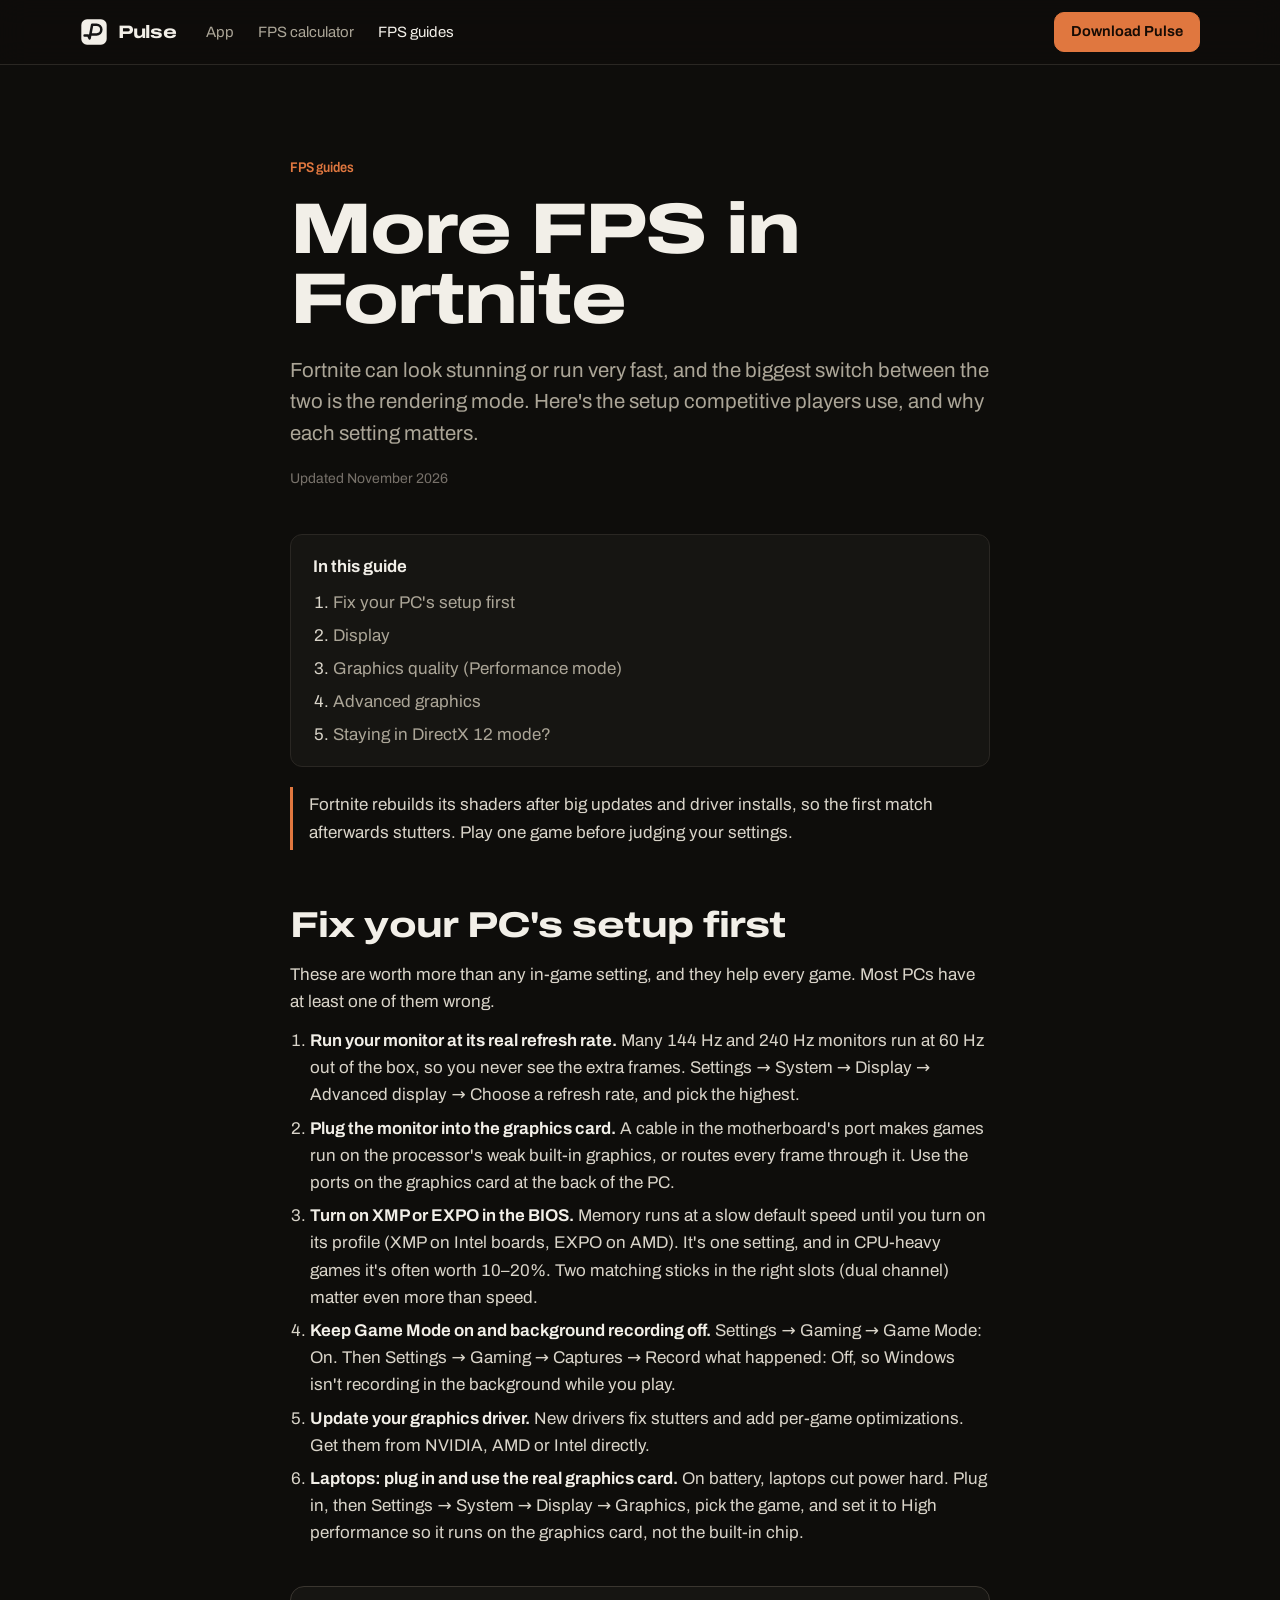
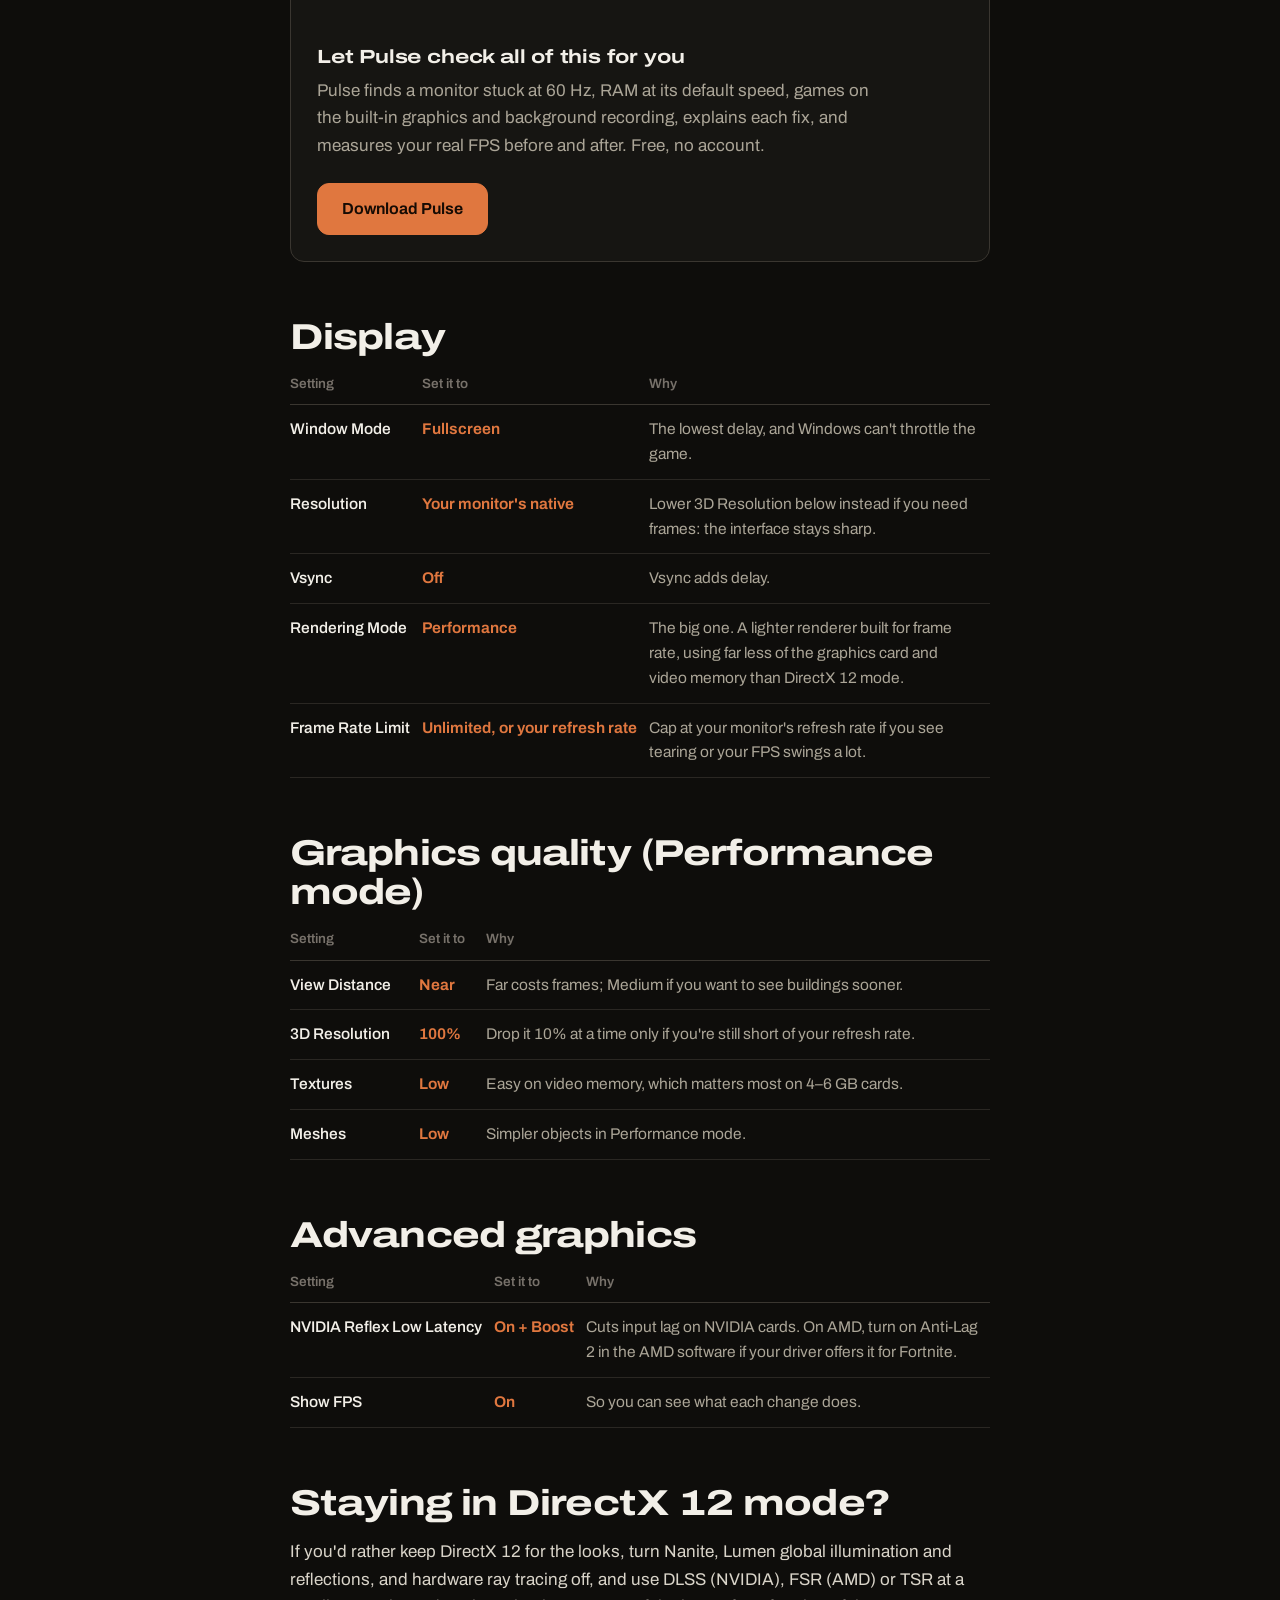
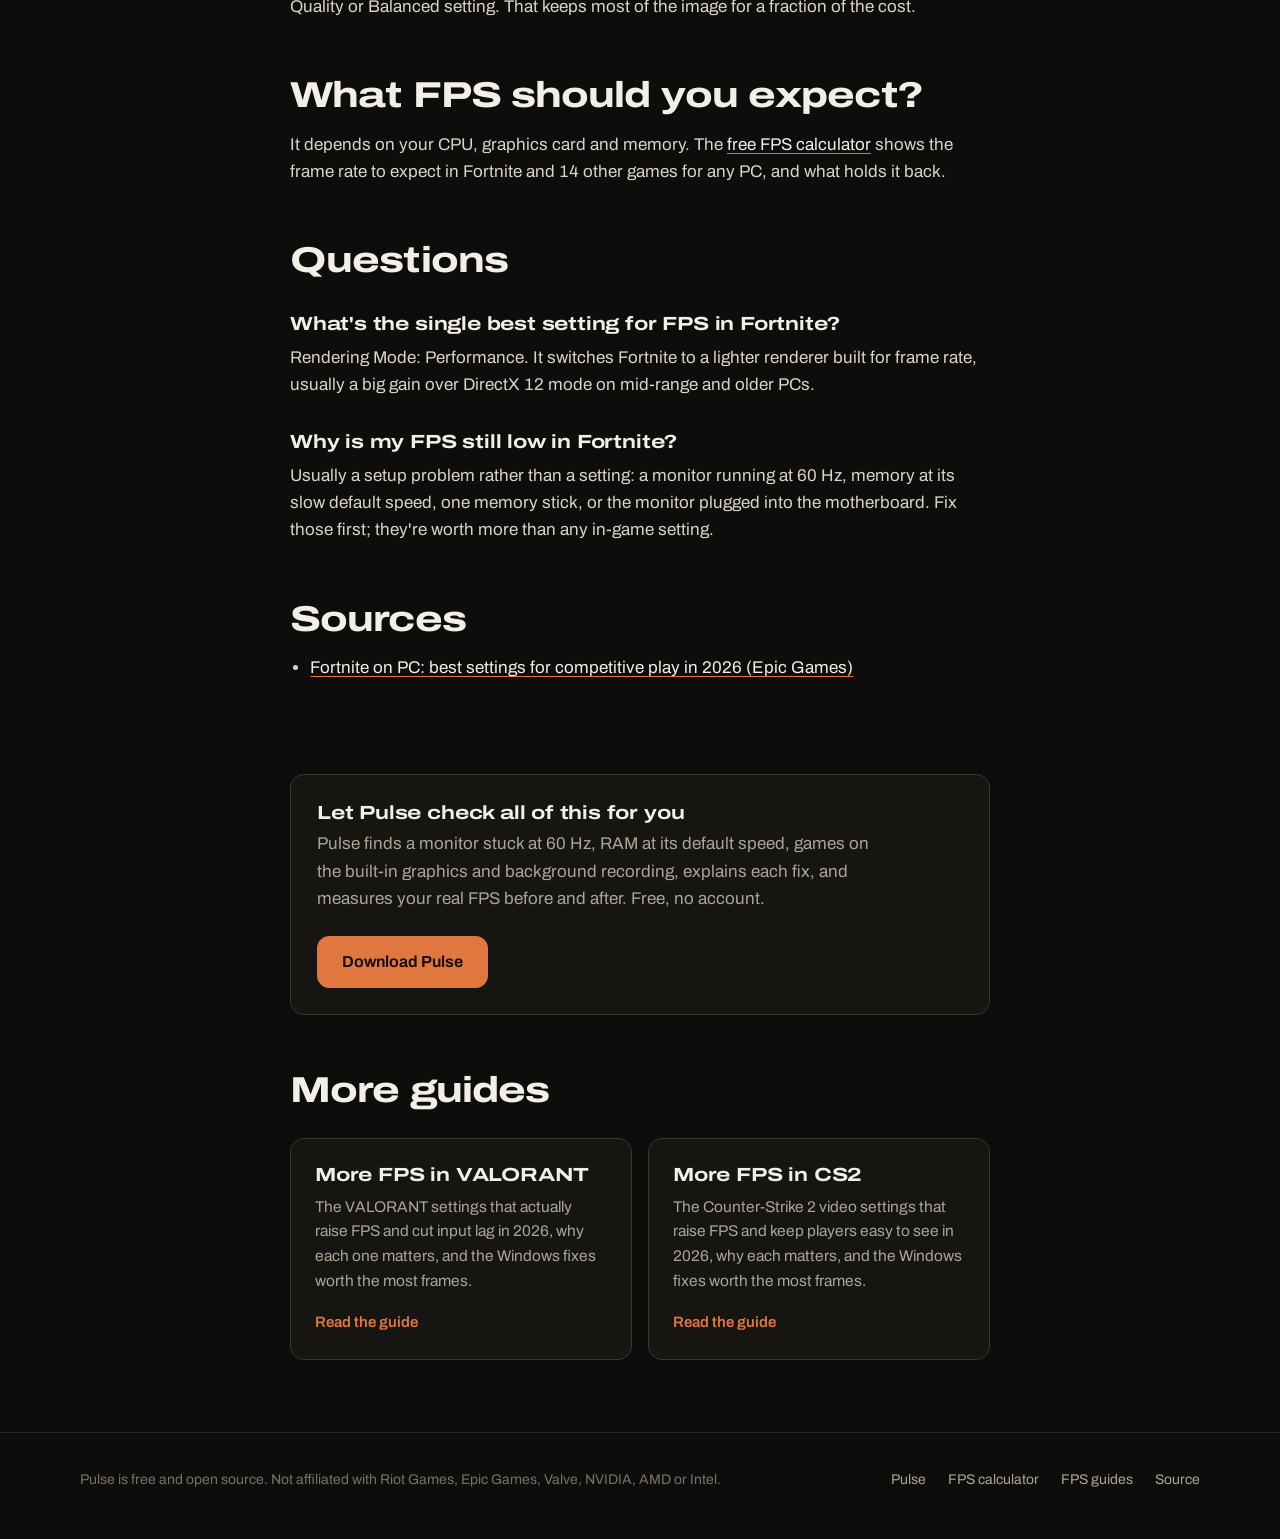
<file: guides/fortnite-fps/index.html>
<!doctype html>
<html lang="en">
<head>
<meta charset="utf-8">
<meta name="viewport" content="width=device-width, initial-scale=1">
<title>How to get more FPS in Fortnite: the best settings for 2026</title>
<meta name="description" content="The Fortnite settings that raise FPS and cut input lag in 2026, including Performance mode, view distance and Reflex, plus the Windows fixes worth the most frames.">
<link rel="canonical" href="https://pulseoptimizerapp.github.io/guides/fortnite-fps/">
<meta property="og:title" content="How to get more FPS in Fortnite: the best settings for 2026">
<meta property="og:description" content="The Fortnite settings that raise FPS and cut input lag in 2026, including Performance mode, view distance and Reflex, plus the Windows fixes worth the most frames.">
<meta property="og:image" content="https://pulseoptimizerapp.github.io/img/og.png">
<meta property="og:url" content="https://pulseoptimizerapp.github.io/guides/fortnite-fps/">
<meta property="og:type" content="article">
<meta property="og:site_name" content="Pulse">
<meta name="twitter:card" content="summary_large_image">
<meta name="color-scheme" content="dark">
<meta name="theme-color" content="#0E0D0B">
<link rel="icon" type="image/png" sizes="32x32" href="../../img/favicon-32.png">
<link rel="icon" type="image/svg+xml" href="../../img/icon-small.svg">
<link rel="preload" href="../../fonts/archivo.woff2" as="font" type="font/woff2" crossorigin>
<link rel="stylesheet" href="../../css/site.css">
<script type="application/ld+json">{"@context": "https://schema.org", "@type": "Article", "headline": "How to get more FPS in Fortnite: the best settings for 2026", "description": "The Fortnite settings that raise FPS and cut input lag in 2026, including Performance mode, view distance and Reflex, plus the Windows fixes worth the most frames.", "dateModified": "2026-11-10", "datePublished": "2026-11-10", "mainEntityOfPage": "https://pulseoptimizerapp.github.io/guides/fortnite-fps/", "author": {"@type": "Organization", "name": "Pulse", "url": "https://pulseoptimizerapp.github.io/"}, "publisher": {"@type": "Organization", "name": "Pulse", "logo": {"@type": "ImageObject", "url": "https://pulseoptimizerapp.github.io/img/icon-256.png"}}}</script>
<script type="application/ld+json">{"@context": "https://schema.org", "@type": "FAQPage", "mainEntity": [{"@type": "Question", "name": "What's the single best setting for FPS in Fortnite?", "acceptedAnswer": {"@type": "Answer", "text": "Rendering Mode: Performance. It switches Fortnite to a lighter renderer built for frame rate, usually a big gain over DirectX 12 mode on mid-range and older PCs."}}, {"@type": "Question", "name": "Why is my FPS still low in Fortnite?", "acceptedAnswer": {"@type": "Answer", "text": "Usually a setup problem rather than a setting: a monitor running at 60 Hz, memory at its slow default speed, one memory stick, or the monitor plugged into the motherboard. Fix those first; they're worth more than any in-game setting."}}]}</script>
</head>
<body>
<a class="skip" href="#main">Skip to content</a>
<header class="nav">
  <div class="wrap">
    <a class="brand" href="../../" aria-label="Pulse home"><img src="../../img/icon.svg" alt="" width="28" height="28">Pulse</a>
    <nav class="links" aria-label="Site">
      <a href="../../">App</a>
      <a href="../../fps-calculator/">FPS calculator</a>
      <a href="../../guides/" aria-current="page">FPS guides</a>
    </nav>
    <div class="right"><a class="btn go sm dl" href="https://github.com/PulseOptimizerApp/Pulse/releases/latest/download/Pulse.exe" data-goatcounter-click="download-guide-nav">Download Pulse</a></div>
  </div>
</header>
<main id="main" class="wrap narrow">
  <div class="page-head">
    <a class="tag" href="../">FPS guides</a>
    <h1>More FPS in Fortnite</h1>
    <p class="lead">Fortnite can look stunning or run very fast, and the biggest switch between the two is the rendering mode. Here&#x27;s the setup competitive players use, and why each setting matters.</p>
    <p class="meta">Updated November 2026</p>
  </div>
  <article class="prose">
    <nav class="toc" aria-label="In this guide"><b>In this guide</b><ol><li><a href="#windows">Fix your PC&#x27;s setup first</a></li><li><a href="#s0">Display</a></li><li><a href="#s1">Graphics quality (Performance mode)</a></li><li><a href="#s2">Advanced graphics</a></li><li><a href="#x0">Staying in DirectX 12 mode?</a></li></ol></nav>
    <p class="note">Fortnite rebuilds its shaders after big updates and driver installs, so the first match afterwards stutters. Play one game before judging your settings.</p>
    <h2 id="windows">Fix your PC's setup first</h2>
    <p>These are worth more than any in-game setting, and they help every game. Most PCs have at least one of them wrong.</p>
    <ol><li><strong>Run your monitor at its real refresh rate.</strong> Many 144 Hz and 240 Hz monitors run at 60 Hz out of the box, so you never see the extra frames. Settings → System → Display → Advanced display → Choose a refresh rate, and pick the highest.</li><li><strong>Plug the monitor into the graphics card.</strong> A cable in the motherboard&#x27;s port makes games run on the processor&#x27;s weak built-in graphics, or routes every frame through it. Use the ports on the graphics card at the back of the PC.</li><li><strong>Turn on XMP or EXPO in the BIOS.</strong> Memory runs at a slow default speed until you turn on its profile (XMP on Intel boards, EXPO on AMD). It&#x27;s one setting, and in CPU-heavy games it&#x27;s often worth 10–20%. Two matching sticks in the right slots (dual channel) matter even more than speed.</li><li><strong>Keep Game Mode on and background recording off.</strong> Settings → Gaming → Game Mode: On. Then Settings → Gaming → Captures → Record what happened: Off, so Windows isn&#x27;t recording in the background while you play.</li><li><strong>Update your graphics driver.</strong> New drivers fix stutters and add per-game optimizations. Get them from NVIDIA, AMD or Intel directly.</li><li><strong>Laptops: plug in and use the real graphics card.</strong> On battery, laptops cut power hard. Plug in, then Settings → System → Display → Graphics, pick the game, and set it to High performance so it runs on the graphics card, not the built-in chip.</li></ol>
    <div class="callout">
  <div>
    <h3>Let Pulse check all of this for you</h3>
    <p>Pulse finds a monitor stuck at 60 Hz, RAM at its default speed, games on the built-in graphics and background recording, explains each fix, and measures your real FPS before and after. Free, no account.</p>
  </div>
  <a class="btn go dl" href="https://github.com/PulseOptimizerApp/Pulse/releases/latest/download/Pulse.exe" data-goatcounter-click="download-guide-fortnite-fps">Download Pulse</a>
</div>
<h2 id="s0">Display</h2>
<table class="settings"><thead><tr><th>Setting</th><th>Set it to</th><th>Why</th></tr></thead><tbody><tr><td>Window Mode</td><td>Fullscreen</td><td>The lowest delay, and Windows can&#x27;t throttle the game.</td></tr><tr><td>Resolution</td><td>Your monitor&#x27;s native</td><td>Lower 3D Resolution below instead if you need frames: the interface stays sharp.</td></tr><tr><td>Vsync</td><td>Off</td><td>Vsync adds delay.</td></tr><tr><td>Rendering Mode</td><td>Performance</td><td>The big one. A lighter renderer built for frame rate, using far less of the graphics card and video memory than DirectX 12 mode.</td></tr><tr><td>Frame Rate Limit</td><td>Unlimited, or your refresh rate</td><td>Cap at your monitor&#x27;s refresh rate if you see tearing or your FPS swings a lot.</td></tr></tbody></table><h2 id="s1">Graphics quality (Performance mode)</h2>
<table class="settings"><thead><tr><th>Setting</th><th>Set it to</th><th>Why</th></tr></thead><tbody><tr><td>View Distance</td><td>Near</td><td>Far costs frames; Medium if you want to see buildings sooner.</td></tr><tr><td>3D Resolution</td><td>100%</td><td>Drop it 10% at a time only if you&#x27;re still short of your refresh rate.</td></tr><tr><td>Textures</td><td>Low</td><td>Easy on video memory, which matters most on 4–6 GB cards.</td></tr><tr><td>Meshes</td><td>Low</td><td>Simpler objects in Performance mode.</td></tr></tbody></table><h2 id="s2">Advanced graphics</h2>
<table class="settings"><thead><tr><th>Setting</th><th>Set it to</th><th>Why</th></tr></thead><tbody><tr><td>NVIDIA Reflex Low Latency</td><td>On + Boost</td><td>Cuts input lag on NVIDIA cards. On AMD, turn on Anti-Lag 2 in the AMD software if your driver offers it for Fortnite.</td></tr><tr><td>Show FPS</td><td>On</td><td>So you can see what each change does.</td></tr></tbody></table><h2 id="x0">Staying in DirectX 12 mode?</h2>
<p>If you&#x27;d rather keep DirectX 12 for the looks, turn Nanite, Lumen global illumination and reflections, and hardware ray tracing off, and use DLSS (NVIDIA), FSR (AMD) or TSR at a Quality or Balanced setting. That keeps most of the image for a fraction of the cost.</p><h2>What FPS should you expect?</h2>
<p>It depends on your CPU, graphics card and memory. The <a href="../../fps-calculator/">free FPS calculator</a> shows the frame rate to expect in Fortnite and 14 other games for any PC, and what holds it back.</p>
<h2>Questions</h2>
<h3>What&#x27;s the single best setting for FPS in Fortnite?</h3><p>Rendering Mode: Performance. It switches Fortnite to a lighter renderer built for frame rate, usually a big gain over DirectX 12 mode on mid-range and older PCs.</p><h3>Why is my FPS still low in Fortnite?</h3><p>Usually a setup problem rather than a setting: a monitor running at 60 Hz, memory at its slow default speed, one memory stick, or the monitor plugged into the motherboard. Fix those first; they&#x27;re worth more than any in-game setting.</p>
<h2>Sources</h2>
<ul><li><a href="https://store.epicgames.com/news/fortnite-on-pc-best-settings-for-competitive-play-in-2026" rel="noopener">Fortnite on PC: best settings for competitive play in 2026 (Epic Games)</a></li></ul>
  </article>
  <div class="callout">
  <div>
    <h3>Let Pulse check all of this for you</h3>
    <p>Pulse finds a monitor stuck at 60 Hz, RAM at its default speed, games on the built-in graphics and background recording, explains each fix, and measures your real FPS before and after. Free, no account.</p>
  </div>
  <a class="btn go dl" href="https://github.com/PulseOptimizerApp/Pulse/releases/latest/download/Pulse.exe" data-goatcounter-click="download-guide-end-fortnite-fps">Download Pulse</a>
</div>
  <h2 style="margin-top:56px">More guides</h2>
  <div class="cards"><a class="card" href="../../guides/valorant-fps/"><h3>More FPS in VALORANT</h3><p>The VALORANT settings that actually raise FPS and cut input lag in 2026, why each one matters, and the Windows fixes worth the most frames.</p><span class="go-on">Read the guide</span></a><a class="card" href="../../guides/cs2-fps/"><h3>More FPS in CS2</h3><p>The Counter-Strike 2 video settings that raise FPS and keep players easy to see in 2026, why each matters, and the Windows fixes worth the most frames.</p><span class="go-on">Read the guide</span></a></div>
</main>
<footer>
  <div class="wrap">
    <p>Pulse is free and open source. Not affiliated with Riot Games, Epic Games, Valve, NVIDIA, AMD or Intel.</p>
    <nav aria-label="Footer"><a href="../../">Pulse</a><a href="../../fps-calculator/">FPS calculator</a><a href="../../guides/">FPS guides</a><a href="https://github.com/PulseOptimizerApp/Pulse">Source</a></nav>
  </div>
</footer>
<script data-goatcounter="https://pulseoptimizer.goatcounter.com/count" async src="https://gc.zgo.at/count.js"></script>
</body>
</html>
</file>
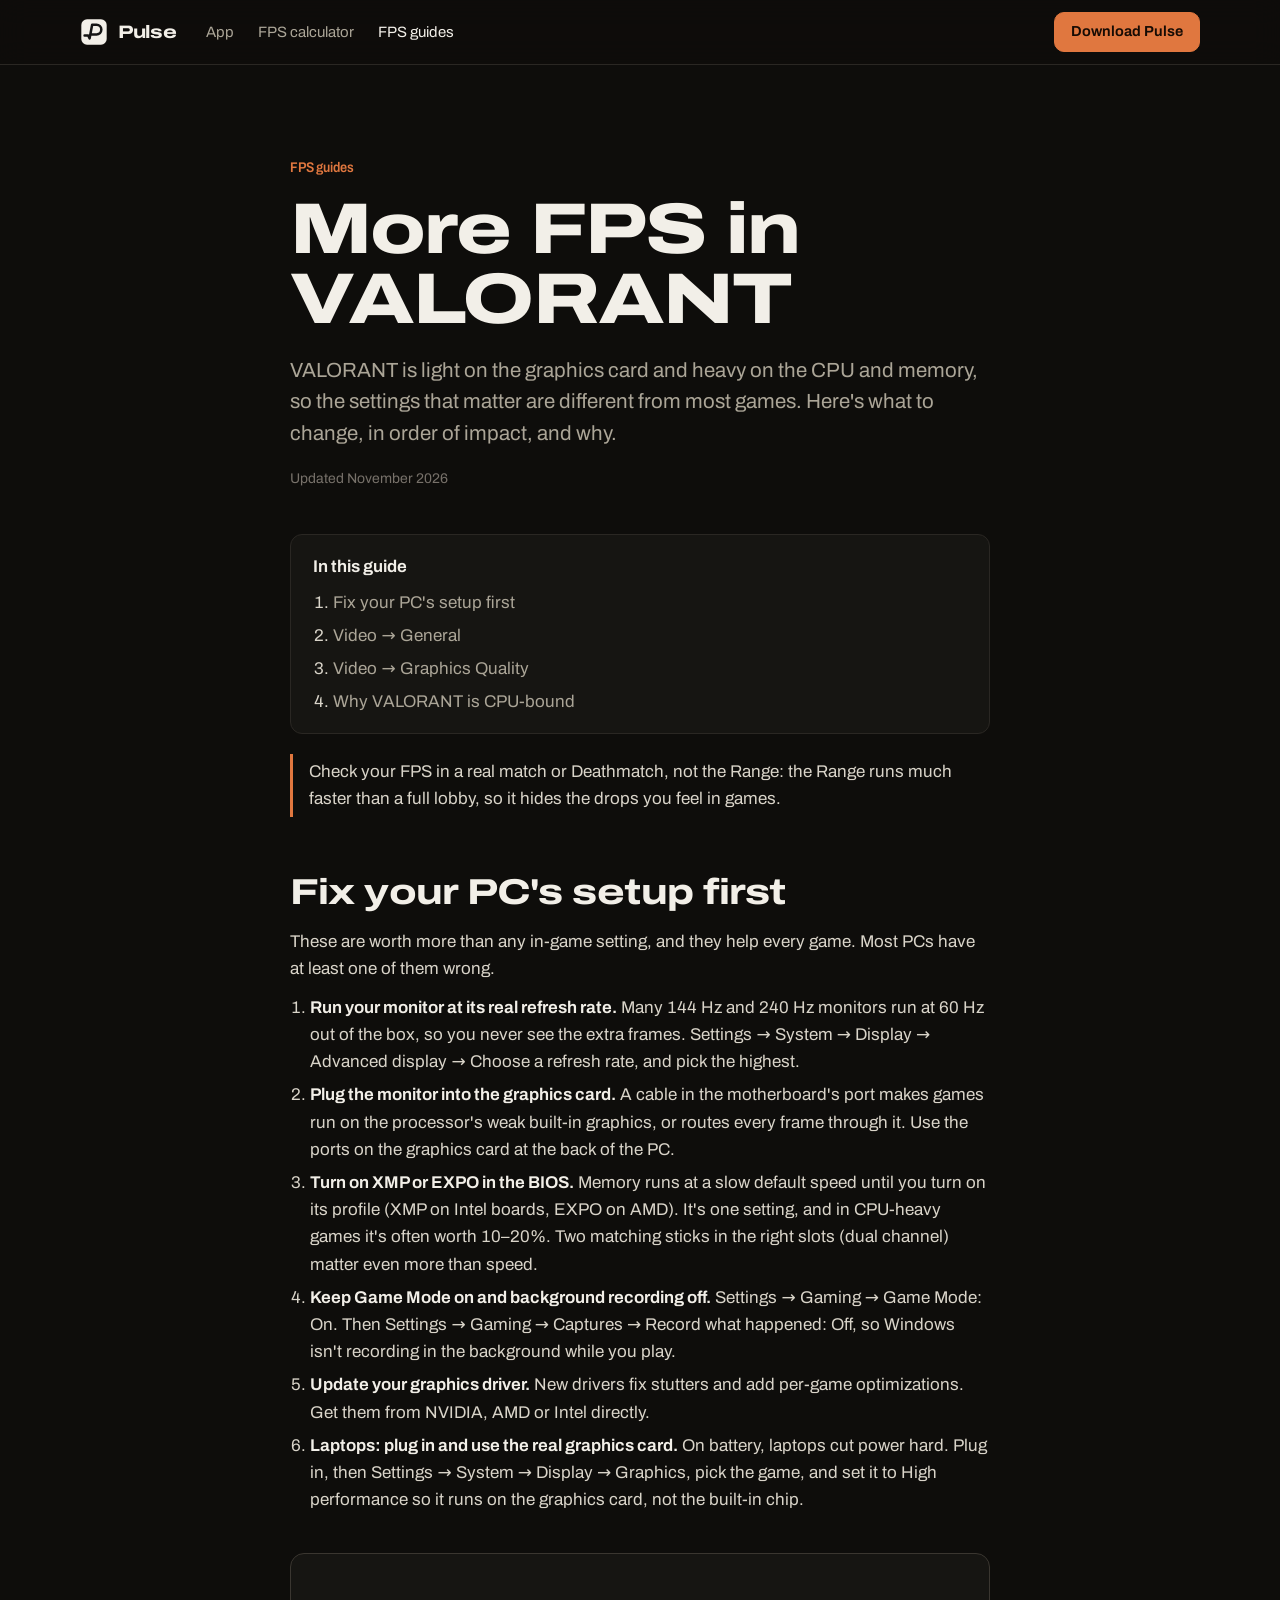
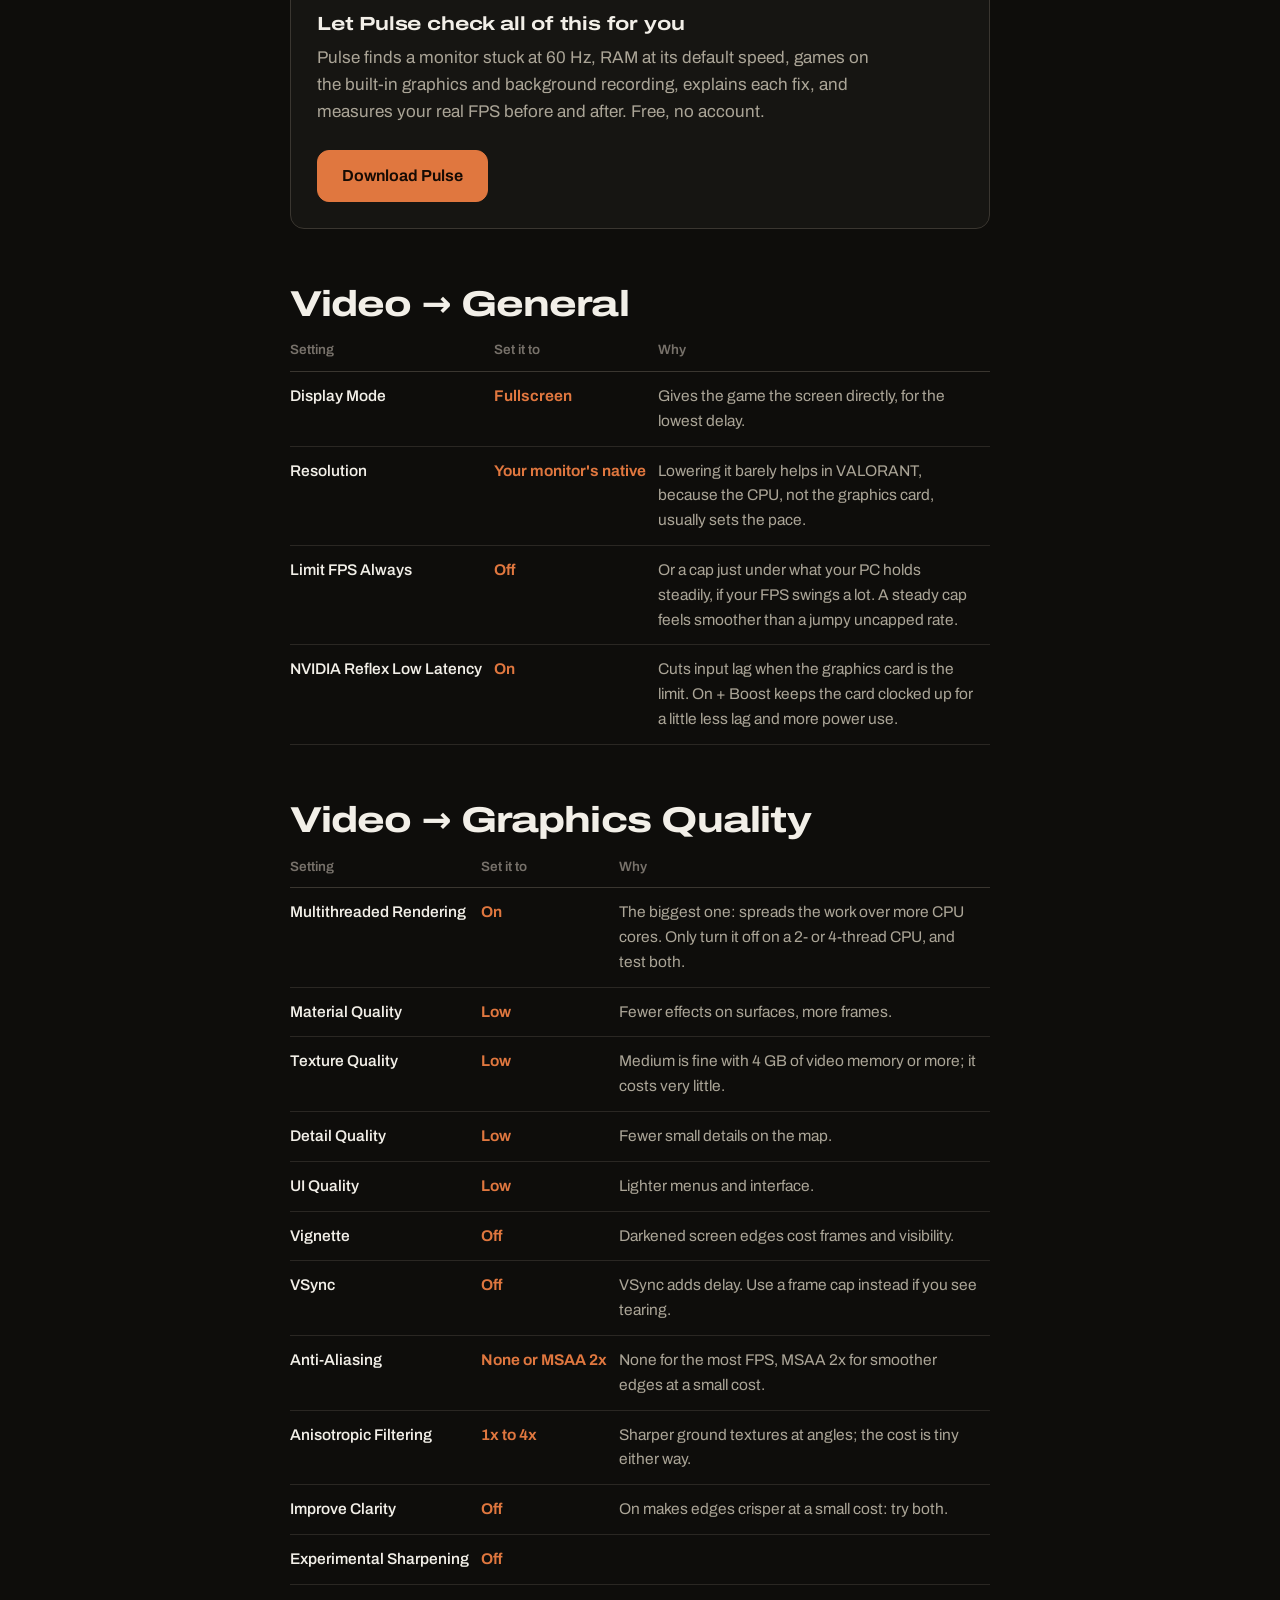
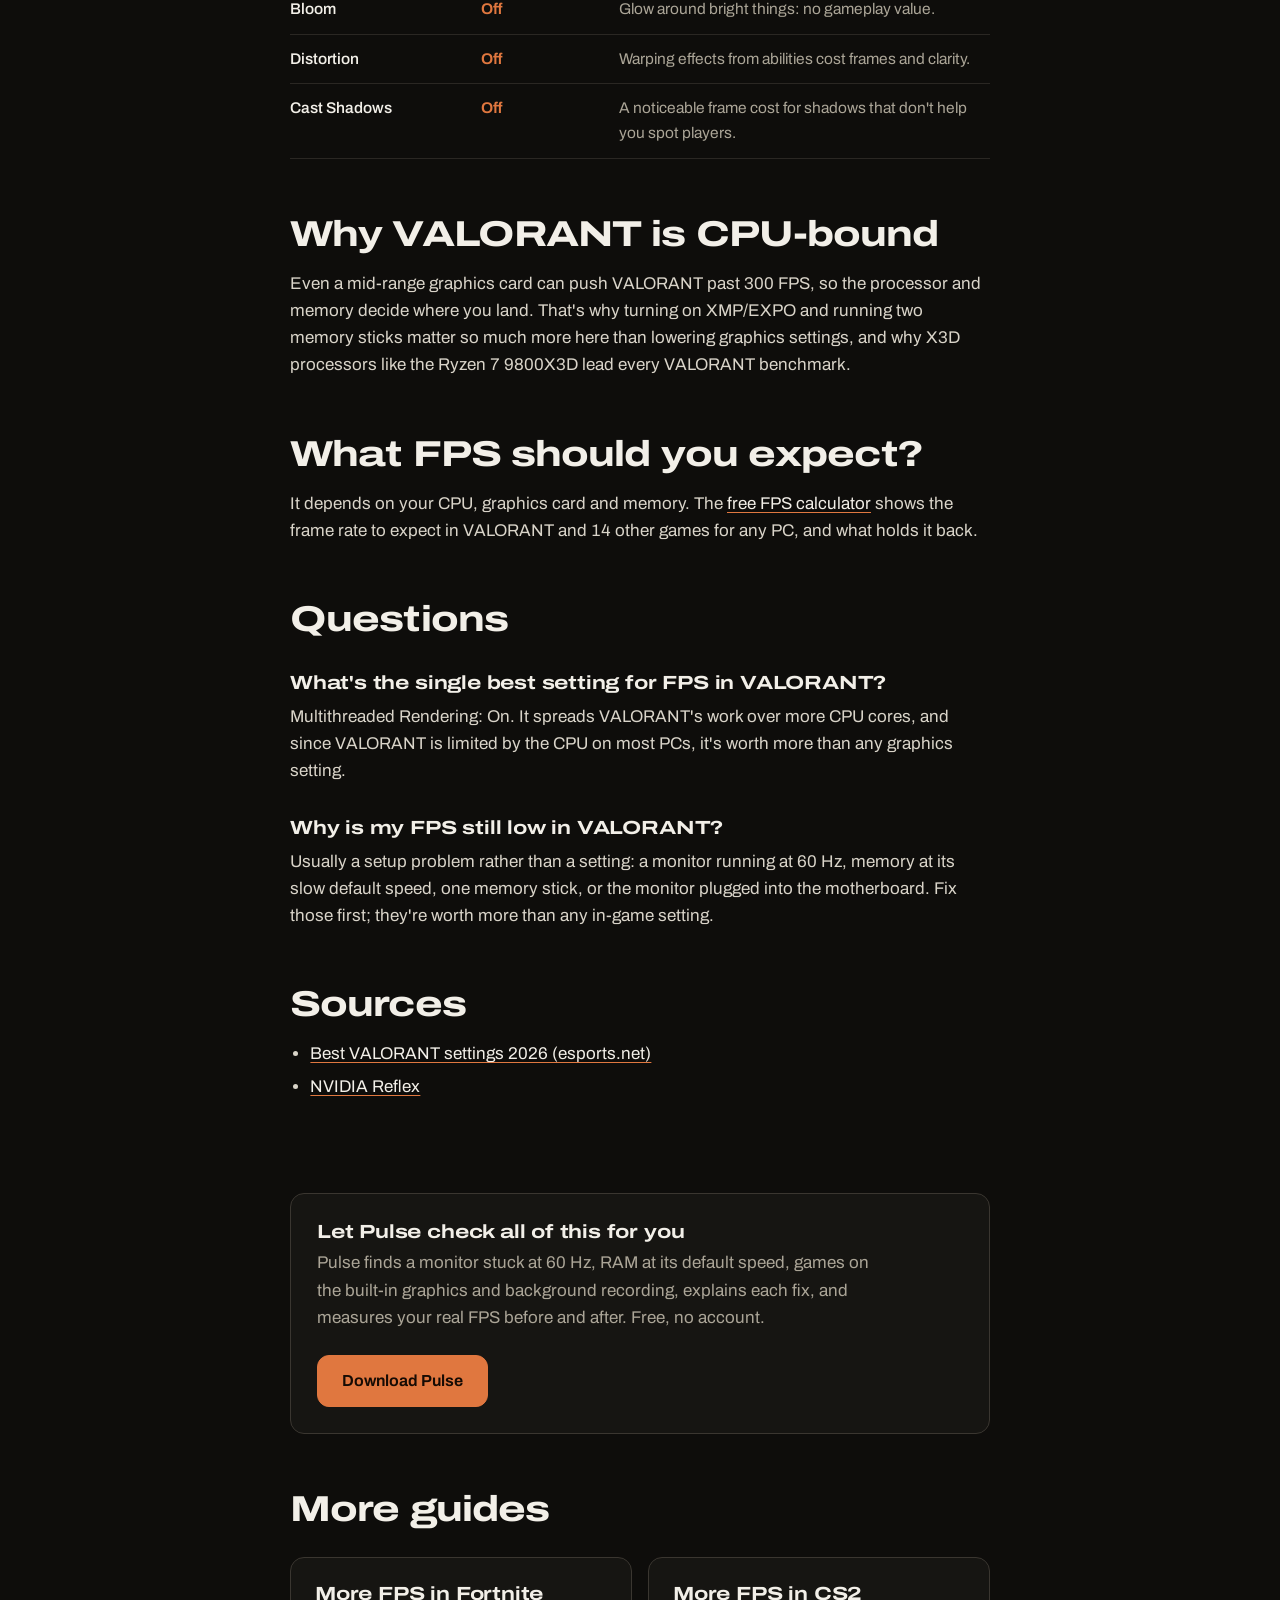
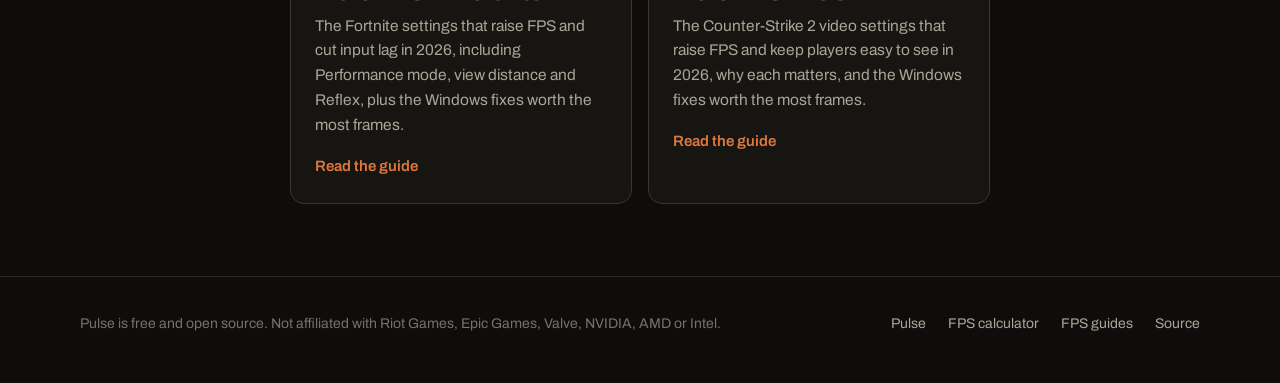
<file: guides/valorant-fps/index.html>
<!doctype html>
<html lang="en">
<head>
<meta charset="utf-8">
<meta name="viewport" content="width=device-width, initial-scale=1">
<title>How to get more FPS in VALORANT: the best settings for 2026</title>
<meta name="description" content="The VALORANT settings that actually raise FPS and cut input lag in 2026, why each one matters, and the Windows fixes worth the most frames.">
<link rel="canonical" href="https://pulseoptimizerapp.github.io/guides/valorant-fps/">
<meta property="og:title" content="How to get more FPS in VALORANT: the best settings for 2026">
<meta property="og:description" content="The VALORANT settings that actually raise FPS and cut input lag in 2026, why each one matters, and the Windows fixes worth the most frames.">
<meta property="og:image" content="https://pulseoptimizerapp.github.io/img/og.png">
<meta property="og:url" content="https://pulseoptimizerapp.github.io/guides/valorant-fps/">
<meta property="og:type" content="article">
<meta property="og:site_name" content="Pulse">
<meta name="twitter:card" content="summary_large_image">
<meta name="color-scheme" content="dark">
<meta name="theme-color" content="#0E0D0B">
<link rel="icon" type="image/png" sizes="32x32" href="../../img/favicon-32.png">
<link rel="icon" type="image/svg+xml" href="../../img/icon-small.svg">
<link rel="preload" href="../../fonts/archivo.woff2" as="font" type="font/woff2" crossorigin>
<link rel="stylesheet" href="../../css/site.css">
<script type="application/ld+json">{"@context": "https://schema.org", "@type": "Article", "headline": "How to get more FPS in VALORANT: the best settings for 2026", "description": "The VALORANT settings that actually raise FPS and cut input lag in 2026, why each one matters, and the Windows fixes worth the most frames.", "dateModified": "2026-11-10", "datePublished": "2026-11-10", "mainEntityOfPage": "https://pulseoptimizerapp.github.io/guides/valorant-fps/", "author": {"@type": "Organization", "name": "Pulse", "url": "https://pulseoptimizerapp.github.io/"}, "publisher": {"@type": "Organization", "name": "Pulse", "logo": {"@type": "ImageObject", "url": "https://pulseoptimizerapp.github.io/img/icon-256.png"}}}</script>
<script type="application/ld+json">{"@context": "https://schema.org", "@type": "FAQPage", "mainEntity": [{"@type": "Question", "name": "What's the single best setting for FPS in VALORANT?", "acceptedAnswer": {"@type": "Answer", "text": "Multithreaded Rendering: On. It spreads VALORANT's work over more CPU cores, and since VALORANT is limited by the CPU on most PCs, it's worth more than any graphics setting."}}, {"@type": "Question", "name": "Why is my FPS still low in VALORANT?", "acceptedAnswer": {"@type": "Answer", "text": "Usually a setup problem rather than a setting: a monitor running at 60 Hz, memory at its slow default speed, one memory stick, or the monitor plugged into the motherboard. Fix those first; they're worth more than any in-game setting."}}]}</script>
</head>
<body>
<a class="skip" href="#main">Skip to content</a>
<header class="nav">
  <div class="wrap">
    <a class="brand" href="../../" aria-label="Pulse home"><img src="../../img/icon.svg" alt="" width="28" height="28">Pulse</a>
    <nav class="links" aria-label="Site">
      <a href="../../">App</a>
      <a href="../../fps-calculator/">FPS calculator</a>
      <a href="../../guides/" aria-current="page">FPS guides</a>
    </nav>
    <div class="right"><a class="btn go sm dl" href="https://github.com/PulseOptimizerApp/Pulse/releases/latest/download/Pulse.exe" data-goatcounter-click="download-guide-nav">Download Pulse</a></div>
  </div>
</header>
<main id="main" class="wrap narrow">
  <div class="page-head">
    <a class="tag" href="../">FPS guides</a>
    <h1>More FPS in VALORANT</h1>
    <p class="lead">VALORANT is light on the graphics card and heavy on the CPU and memory, so the settings that matter are different from most games. Here&#x27;s what to change, in order of impact, and why.</p>
    <p class="meta">Updated November 2026</p>
  </div>
  <article class="prose">
    <nav class="toc" aria-label="In this guide"><b>In this guide</b><ol><li><a href="#windows">Fix your PC&#x27;s setup first</a></li><li><a href="#s0">Video → General</a></li><li><a href="#s1">Video → Graphics Quality</a></li><li><a href="#x0">Why VALORANT is CPU-bound</a></li></ol></nav>
    <p class="note">Check your FPS in a real match or Deathmatch, not the Range: the Range runs much faster than a full lobby, so it hides the drops you feel in games.</p>
    <h2 id="windows">Fix your PC's setup first</h2>
    <p>These are worth more than any in-game setting, and they help every game. Most PCs have at least one of them wrong.</p>
    <ol><li><strong>Run your monitor at its real refresh rate.</strong> Many 144 Hz and 240 Hz monitors run at 60 Hz out of the box, so you never see the extra frames. Settings → System → Display → Advanced display → Choose a refresh rate, and pick the highest.</li><li><strong>Plug the monitor into the graphics card.</strong> A cable in the motherboard&#x27;s port makes games run on the processor&#x27;s weak built-in graphics, or routes every frame through it. Use the ports on the graphics card at the back of the PC.</li><li><strong>Turn on XMP or EXPO in the BIOS.</strong> Memory runs at a slow default speed until you turn on its profile (XMP on Intel boards, EXPO on AMD). It&#x27;s one setting, and in CPU-heavy games it&#x27;s often worth 10–20%. Two matching sticks in the right slots (dual channel) matter even more than speed.</li><li><strong>Keep Game Mode on and background recording off.</strong> Settings → Gaming → Game Mode: On. Then Settings → Gaming → Captures → Record what happened: Off, so Windows isn&#x27;t recording in the background while you play.</li><li><strong>Update your graphics driver.</strong> New drivers fix stutters and add per-game optimizations. Get them from NVIDIA, AMD or Intel directly.</li><li><strong>Laptops: plug in and use the real graphics card.</strong> On battery, laptops cut power hard. Plug in, then Settings → System → Display → Graphics, pick the game, and set it to High performance so it runs on the graphics card, not the built-in chip.</li></ol>
    <div class="callout">
  <div>
    <h3>Let Pulse check all of this for you</h3>
    <p>Pulse finds a monitor stuck at 60 Hz, RAM at its default speed, games on the built-in graphics and background recording, explains each fix, and measures your real FPS before and after. Free, no account.</p>
  </div>
  <a class="btn go dl" href="https://github.com/PulseOptimizerApp/Pulse/releases/latest/download/Pulse.exe" data-goatcounter-click="download-guide-valorant-fps">Download Pulse</a>
</div>
<h2 id="s0">Video → General</h2>
<table class="settings"><thead><tr><th>Setting</th><th>Set it to</th><th>Why</th></tr></thead><tbody><tr><td>Display Mode</td><td>Fullscreen</td><td>Gives the game the screen directly, for the lowest delay.</td></tr><tr><td>Resolution</td><td>Your monitor&#x27;s native</td><td>Lowering it barely helps in VALORANT, because the CPU, not the graphics card, usually sets the pace.</td></tr><tr><td>Limit FPS Always</td><td>Off</td><td>Or a cap just under what your PC holds steadily, if your FPS swings a lot. A steady cap feels smoother than a jumpy uncapped rate.</td></tr><tr><td>NVIDIA Reflex Low Latency</td><td>On</td><td>Cuts input lag when the graphics card is the limit. On + Boost keeps the card clocked up for a little less lag and more power use.</td></tr></tbody></table><h2 id="s1">Video → Graphics Quality</h2>
<table class="settings"><thead><tr><th>Setting</th><th>Set it to</th><th>Why</th></tr></thead><tbody><tr><td>Multithreaded Rendering</td><td>On</td><td>The biggest one: spreads the work over more CPU cores. Only turn it off on a 2- or 4-thread CPU, and test both.</td></tr><tr><td>Material Quality</td><td>Low</td><td>Fewer effects on surfaces, more frames.</td></tr><tr><td>Texture Quality</td><td>Low</td><td>Medium is fine with 4 GB of video memory or more; it costs very little.</td></tr><tr><td>Detail Quality</td><td>Low</td><td>Fewer small details on the map.</td></tr><tr><td>UI Quality</td><td>Low</td><td>Lighter menus and interface.</td></tr><tr><td>Vignette</td><td>Off</td><td>Darkened screen edges cost frames and visibility.</td></tr><tr><td>VSync</td><td>Off</td><td>VSync adds delay. Use a frame cap instead if you see tearing.</td></tr><tr><td>Anti-Aliasing</td><td>None or MSAA 2x</td><td>None for the most FPS, MSAA 2x for smoother edges at a small cost.</td></tr><tr><td>Anisotropic Filtering</td><td>1x to 4x</td><td>Sharper ground textures at angles; the cost is tiny either way.</td></tr><tr><td>Improve Clarity</td><td>Off</td><td>On makes edges crisper at a small cost: try both.</td></tr><tr><td>Experimental Sharpening</td><td>Off</td><td></td></tr><tr><td>Bloom</td><td>Off</td><td>Glow around bright things: no gameplay value.</td></tr><tr><td>Distortion</td><td>Off</td><td>Warping effects from abilities cost frames and clarity.</td></tr><tr><td>Cast Shadows</td><td>Off</td><td>A noticeable frame cost for shadows that don&#x27;t help you spot players.</td></tr></tbody></table><h2 id="x0">Why VALORANT is CPU-bound</h2>
<p>Even a mid-range graphics card can push VALORANT past 300 FPS, so the processor and memory decide where you land. That&#x27;s why turning on XMP/EXPO and running two memory sticks matter so much more here than lowering graphics settings, and why X3D processors like the Ryzen 7 9800X3D lead every VALORANT benchmark.</p><h2>What FPS should you expect?</h2>
<p>It depends on your CPU, graphics card and memory. The <a href="../../fps-calculator/">free FPS calculator</a> shows the frame rate to expect in VALORANT and 14 other games for any PC, and what holds it back.</p>
<h2>Questions</h2>
<h3>What&#x27;s the single best setting for FPS in VALORANT?</h3><p>Multithreaded Rendering: On. It spreads VALORANT&#x27;s work over more CPU cores, and since VALORANT is limited by the CPU on most PCs, it&#x27;s worth more than any graphics setting.</p><h3>Why is my FPS still low in VALORANT?</h3><p>Usually a setup problem rather than a setting: a monitor running at 60 Hz, memory at its slow default speed, one memory stick, or the monitor plugged into the motherboard. Fix those first; they&#x27;re worth more than any in-game setting.</p>
<h2>Sources</h2>
<ul><li><a href="https://www.esports.net/wiki/guides/best-valorant-settings/" rel="noopener">Best VALORANT settings 2026 (esports.net)</a></li><li><a href="https://www.nvidia.com/en-us/geforce/technologies/reflex/" rel="noopener">NVIDIA Reflex</a></li></ul>
  </article>
  <div class="callout">
  <div>
    <h3>Let Pulse check all of this for you</h3>
    <p>Pulse finds a monitor stuck at 60 Hz, RAM at its default speed, games on the built-in graphics and background recording, explains each fix, and measures your real FPS before and after. Free, no account.</p>
  </div>
  <a class="btn go dl" href="https://github.com/PulseOptimizerApp/Pulse/releases/latest/download/Pulse.exe" data-goatcounter-click="download-guide-end-valorant-fps">Download Pulse</a>
</div>
  <h2 style="margin-top:56px">More guides</h2>
  <div class="cards"><a class="card" href="../../guides/fortnite-fps/"><h3>More FPS in Fortnite</h3><p>The Fortnite settings that raise FPS and cut input lag in 2026, including Performance mode, view distance and Reflex, plus the Windows fixes worth the most frames.</p><span class="go-on">Read the guide</span></a><a class="card" href="../../guides/cs2-fps/"><h3>More FPS in CS2</h3><p>The Counter-Strike 2 video settings that raise FPS and keep players easy to see in 2026, why each matters, and the Windows fixes worth the most frames.</p><span class="go-on">Read the guide</span></a></div>
</main>
<footer>
  <div class="wrap">
    <p>Pulse is free and open source. Not affiliated with Riot Games, Epic Games, Valve, NVIDIA, AMD or Intel.</p>
    <nav aria-label="Footer"><a href="../../">Pulse</a><a href="../../fps-calculator/">FPS calculator</a><a href="../../guides/">FPS guides</a><a href="https://github.com/PulseOptimizerApp/Pulse">Source</a></nav>
  </div>
</footer>
<script data-goatcounter="https://pulseoptimizer.goatcounter.com/count" async src="https://gc.zgo.at/count.js"></script>
</body>
</html>
</file>
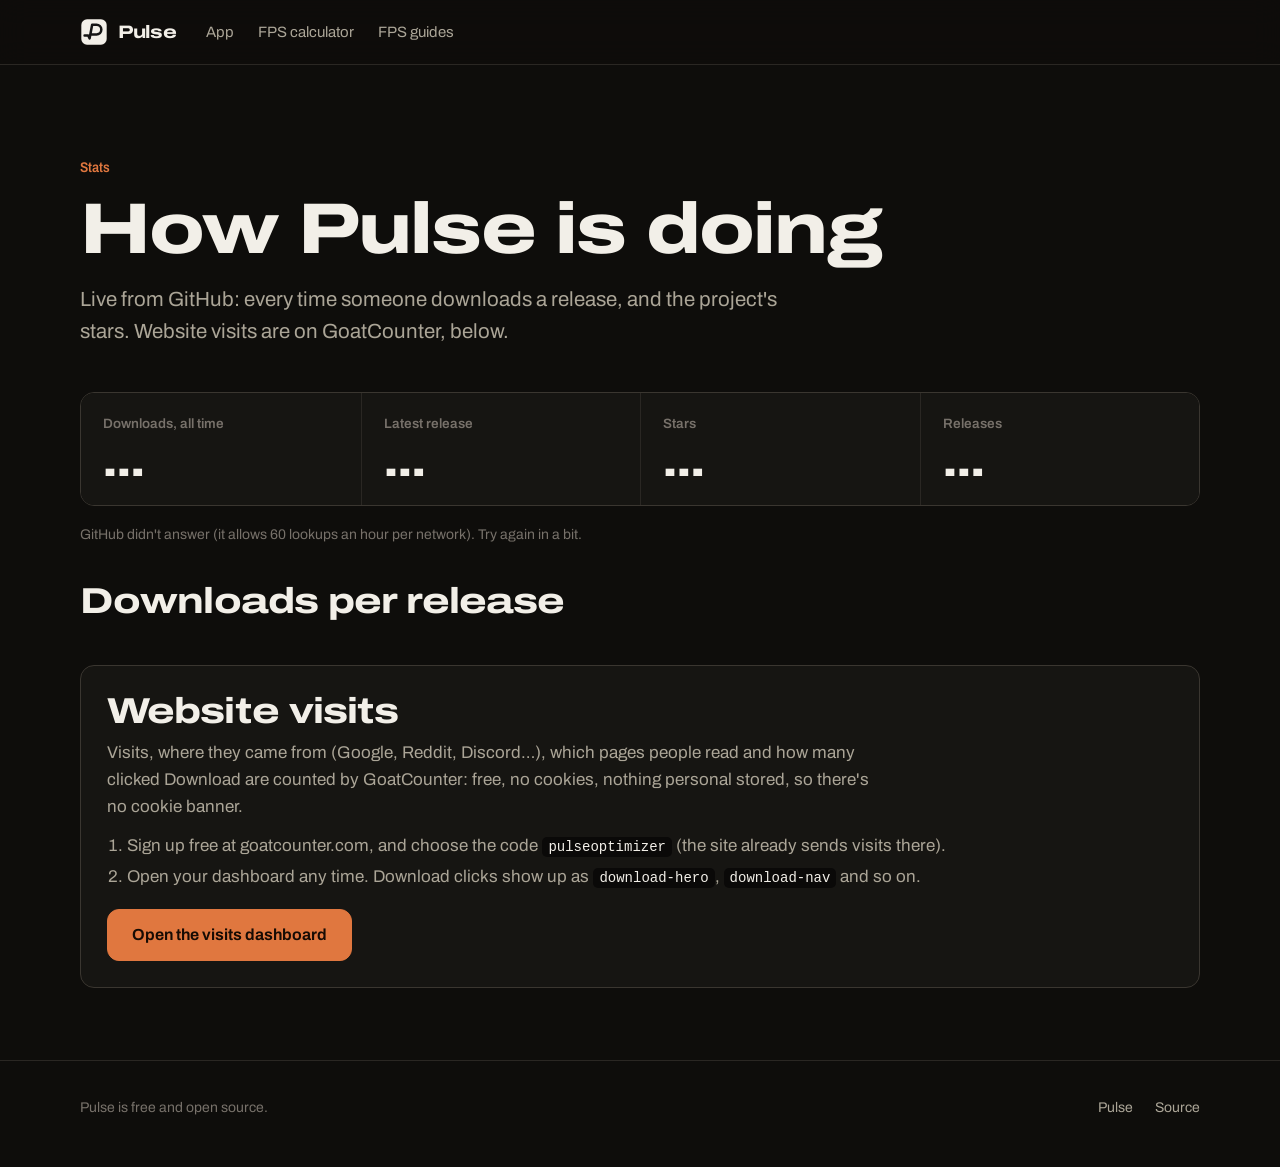
<file: stats.html>
<!doctype html>
<html lang="en">
<head>
<meta charset="utf-8">
<meta name="viewport" content="width=device-width, initial-scale=1">
<title>Pulse stats: downloads and stars</title>
<meta name="description" content="Live download counts for every Pulse release, and its GitHub stars.">
<meta name="robots" content="noindex">
<meta name="color-scheme" content="dark">
<meta name="theme-color" content="#0E0D0B">
<link rel="icon" type="image/svg+xml" href="img/icon-small.svg">
<link rel="stylesheet" href="css/site.css">
<style>
  .kpis { display: grid; grid-template-columns: repeat(4, minmax(0, 1fr)); border: 1px solid var(--line2); border-radius: 14px; overflow: hidden; }
  .kpis div { padding: 20px 22px; background: var(--raise); }
  .kpis div + div { border-left: 1px solid var(--line); }
  .kpis small { display: block; color: var(--faint); font-size: 13.5px; font-weight: 600; }
  .kpis strong { display: block; font-stretch: var(--wide); font-weight: 800; font-size: clamp(28px, 4vw, 40px); letter-spacing: -0.02em; line-height: 1.1; margin-top: 6px; }
  @media (max-width: 760px) { .kpis { grid-template-columns: 1fr 1fr; } .kpis div:nth-child(3) { border-left: 0; } .kpis div:nth-child(n+3) { border-top: 1px solid var(--line); } }
  .bars { margin-top: 36px; }
  .bar { display: grid; grid-template-columns: 90px minmax(0, 1fr) 70px; gap: 14px; align-items: center; padding: 7px 0; font-size: 14.5px; }
  .bar .t { color: var(--dim); }
  .bar .track { height: 10px; border-radius: 0 4px 4px 0; background: transparent; }
  .bar .fill { height: 100%; border-radius: 0 4px 4px 0; background: var(--ember); min-width: 2px; }
  .bar .n { text-align: right; font-weight: 650; }
  .bar .d { grid-column: 2 / 4; color: var(--faint); font-size: 12.5px; margin-top: -6px; }
  .visits { margin-top: 44px; border: 1px solid var(--line2); border-radius: 14px; background: var(--raise); padding: 26px; }
  .visits p { color: var(--dim); margin-top: 8px; max-width: 46em; }
  .visits ol { color: var(--dim); margin: 12px 0 18px; padding-left: 1.2em; }
  .visits li + li { margin-top: 4px; }
  .visits code { font-family: ui-monospace, Consolas, monospace; color: var(--text); background: #0A0908; padding: 2px 6px; border-radius: 5px; font-size: 14px; }
</style>
</head>
<body>
<header class="nav">
  <div class="wrap">
    <a class="brand" href="./" aria-label="Pulse home"><img src="img/icon.svg" alt="" width="28" height="28">Pulse</a>
    <nav class="links" aria-label="Site"><a href="./">App</a><a href="fps-calculator/">FPS calculator</a><a href="guides/">FPS guides</a></nav>
  </div>
</header>
<main class="wrap">
  <div class="page-head">
    <span class="tag">Stats</span>
    <h1>How Pulse is doing</h1>
    <p class="lead">Live from GitHub: every time someone downloads a release, and the project's stars. Website visits are on GoatCounter, below.</p>
  </div>
  <div class="kpis">
    <div><small>Downloads, all time</small><strong id="k-all">…</strong></div>
    <div><small>Latest release</small><strong id="k-latest">…</strong></div>
    <div><small>Stars</small><strong id="k-stars">…</strong></div>
    <div><small>Releases</small><strong id="k-rel">…</strong></div>
  </div>
  <p class="meta" id="note">Downloads count the exe and installer files of each release. Updates Pulse installs by itself count too.</p>
  <section class="bars" aria-label="Downloads per release"><h2 style="margin-bottom:14px">Downloads per release</h2><div id="bars"></div></section>
  <section class="visits">
    <h2>Website visits</h2>
    <p>Visits, where they came from (Google, Reddit, Discord…), which pages people read and how many clicked Download are counted by GoatCounter: free, no cookies, nothing personal stored, so there's no cookie banner.</p>
    <ol>
      <li>Sign up free at goatcounter.com, and choose the code <code>pulseoptimizer</code> (the site already sends visits there).</li>
      <li>Open your dashboard any time. Download clicks show up as <code>download-hero</code>, <code>download-nav</code> and so on.</li>
    </ol>
    <a class="btn go" href="https://pulseoptimizer.goatcounter.com">Open the visits dashboard</a>
  </section>
</main>
<footer><div class="wrap"><p>Pulse is free and open source.</p><nav aria-label="Footer"><a href="./">Pulse</a><a href="https://github.com/PulseOptimizerApp/Pulse">Source</a></nav></div></footer>
<script>
(async () => {
  const REPOS = ["PulseOptimizerApp/Pulse", "PulseOptimizer-app/PulseOptimizer"];
  const fmt = n => n.toLocaleString("en-US");
  const rels = [];
  for (const repo of REPOS) {
    for (let page = 1; page <= 5; page++) {
      try {
        const r = await fetch(`https://api.github.com/repos/${repo}/releases?per_page=100&page=${page}`);
        if (!r.ok) break;
        const list = await r.json();
        if (!list.length) break;
        list.forEach(x => rels.push({ tag: x.tag_name, date: x.published_at, n: (x.assets || []).filter(a => /\.(exe|msi|zip)$/i.test(a.name)).reduce((s, a) => s + a.download_count, 0) }));
        if (list.length < 100) break;
      } catch (e) { break; }
    }
  }
  if (!rels.length) { document.getElementById("note").textContent = "GitHub didn't answer (it allows 60 lookups an hour per network). Try again in a bit."; return; }
  rels.sort((a, b) => new Date(b.date) - new Date(a.date));
  const total = rels.reduce((s, r) => s + r.n, 0);
  document.getElementById("k-all").textContent = fmt(total);
  document.getElementById("k-latest").textContent = fmt(rels[0].n);
  document.getElementById("k-rel").textContent = fmt(rels.length);
  try {
    const r = await fetch(`https://api.github.com/repos/${REPOS[0]}`);
    if (r.ok) document.getElementById("k-stars").textContent = fmt((await r.json()).stargazers_count);
  } catch (e) {}
  const top = rels.slice(0, 30), max = Math.max(1, ...top.map(r => r.n));
  document.getElementById("bars").innerHTML = top.map(r => `<div class="bar"><span class="t">${r.tag}</span><span class="track"><span class="fill" style="display:block;width:${(r.n / max * 100).toFixed(1)}%"></span></span><span class="n">${fmt(r.n)}</span><span class="d">${new Date(r.date).toLocaleDateString(undefined, { month: "short", day: "numeric", year: "numeric" })}</span></div>`).join("");
})();
</script>
</body>
</html>
</file>
<file: css/site.css>
/* Shared by the site's inner pages (the home page carries its own copy inline, so it paints in one request). */
@font-face {
  font-family: "Archivo"; src: url("../fonts/archivo.woff2") format("woff2");
  font-weight: 100 900; font-stretch: 62% 125%; font-display: swap;
}
:root {
  --bg: #0E0D0B; --raise: #161512; --raise2: #1D1B18; --line: #2A2723; --line2: #3A3630;
  --text: #F2EFE8; --dim: #ABA597; --faint: #77716A;
  --ember: #E0773F; --ember-hi: #EE8A54; --calm: #8DB596; --warn: #E3B04B; --bad: #E5674F;
  --max: 1200px; --gut: clamp(16px, 4vw, 40px); --wide: 125%; --semi: 87.5%;
}
* { box-sizing: border-box; }
html { scroll-behavior: smooth; scroll-padding-top: 76px; -webkit-text-size-adjust: 100%; }
@media (prefers-reduced-motion: reduce) { html { scroll-behavior: auto; } }
body {
  margin: 0; background: var(--bg); color: var(--text);
  font-family: "Archivo", "Segoe UI", system-ui, sans-serif; font-size: 17px; line-height: 1.6;
  font-variant-numeric: tabular-nums; -webkit-font-smoothing: antialiased;
}
a { color: inherit; }
img, svg { display: block; max-width: 100%; }
:focus-visible { outline: 2px solid var(--ember); outline-offset: 3px; border-radius: 4px; }
.wrap { max-width: var(--max); margin: 0 auto; padding: 0 var(--gut); }
.narrow { max-width: 780px; }
.skip { position: absolute; left: -999px; top: 8px; background: var(--text); color: var(--bg); padding: 8px 14px; border-radius: 8px; z-index: 99; }
.skip:focus { left: 8px; }

h1, h2, h3 { font-stretch: var(--wide); margin: 0; letter-spacing: -0.025em; }
h1 { font-size: clamp(36px, 5.6vw, 72px); line-height: .98; font-weight: 800; }
h2 { font-size: clamp(26px, 3vw, 36px); line-height: 1.08; font-weight: 750; }
h3 { font-size: 19px; line-height: 1.25; font-weight: 700; letter-spacing: -0.01em; }
p { margin: 0; }
.lead { font-size: clamp(18px, 1.6vw, 21px); line-height: 1.55; color: var(--dim); max-width: 36em; }
.muted { color: var(--dim); }
.faint { color: var(--faint); }
.tag { font-stretch: var(--semi); font-weight: 600; font-size: 14px; color: var(--ember); text-decoration: none; }

.btn {
  display: inline-flex; align-items: center; gap: 10px; height: 52px; padding: 0 24px; border-radius: 12px;
  font: inherit; font-weight: 650; font-size: 16px; text-decoration: none; cursor: pointer;
  border: 1px solid var(--line2); background: var(--raise2); color: var(--text); transition: background .15s, transform .15s, border-color .15s;
}
.btn:hover { background: #26231F; border-color: #4A453D; }
.btn.go { background: var(--ember); border-color: var(--ember); color: #160B04; }
.btn.go:hover { background: var(--ember-hi); transform: translateY(-1px); }
.btn svg { width: 19px; height: 19px; flex: none; }
.btn.sm { height: 40px; padding: 0 16px; font-size: 14.5px; border-radius: 10px; }

.nav { position: sticky; top: 0; z-index: 50; background: rgba(14,13,11,.86); backdrop-filter: blur(14px); -webkit-backdrop-filter: blur(14px); border-bottom: 1px solid var(--line); }
.nav .wrap { display: flex; align-items: center; height: 64px; gap: 30px; }
.brand { display: flex; align-items: center; gap: 10px; text-decoration: none; font-weight: 750; font-stretch: var(--wide); font-size: 18px; letter-spacing: -0.02em; }
.brand img { width: 28px; height: 28px; }
.links { display: flex; gap: 24px; }
.links a { text-decoration: none; color: var(--dim); font-size: 15px; }
.links a:hover, .links a[aria-current] { color: var(--text); }
.nav .right { margin-left: auto; }
@media (max-width: 760px) { .links { display: none; } }

.page-head { padding: clamp(44px, 7vw, 88px) 0 clamp(28px, 4vw, 44px); }
.page-head h1 { margin-top: 14px; max-width: 14em; }
.page-head .lead { margin-top: 20px; }
.meta { margin-top: 18px; font-size: 14px; color: var(--faint); }

/* Long-form guides */
.prose { padding-bottom: 40px; }
.prose h2 { margin: 56px 0 16px; }
.prose h3 { margin: 32px 0 8px; }
.prose p, .prose li { color: #D9D4C9; }
.prose p + p { margin-top: 14px; }
.prose ul, .prose ol { padding-left: 1.2em; margin: 12px 0; }
.prose li + li { margin-top: 6px; }
.prose a { color: var(--text); text-decoration-color: var(--ember); text-underline-offset: 3px; }
.prose strong { color: var(--text); font-weight: 650; }
.toc { border: 1px solid var(--line); border-radius: 12px; padding: 18px 22px; background: var(--raise); }
.toc b { font-weight: 650; }
.toc ol { margin: 8px 0 0; padding-left: 1.2em; color: var(--dim); }
.toc a { color: var(--dim); text-decoration: none; }
.toc a:hover { color: var(--text); }

.settings { width: 100%; border-collapse: collapse; margin: 16px 0 8px; font-size: 15.5px; }
.settings th { text-align: left; font-weight: 600; color: var(--faint); font-size: 13.5px; padding: 0 12px 10px 0; border-bottom: 1px solid var(--line2); }
.settings td { padding: 12px 12px 12px 0; border-bottom: 1px solid var(--line); vertical-align: top; }
.settings td:first-child { color: var(--text); font-weight: 550; white-space: nowrap; }
.settings td:nth-child(2) { color: var(--ember); font-weight: 650; white-space: nowrap; }
.settings td:last-child { color: var(--dim); }
@media (max-width: 640px) {
  .settings, .settings tbody, .settings tr, .settings td { display: block; width: 100%; }
  .settings thead { display: none; }
  .settings tr { padding: 12px 0; border-bottom: 1px solid var(--line); }
  .settings td { border: 0; padding: 2px 0; white-space: normal !important; }
}
.note { border-left: 3px solid var(--ember); padding: 4px 0 4px 16px; margin: 20px 0; color: var(--dim); }
.callout { margin: 40px 0; border: 1px solid var(--line2); border-radius: 14px; background: var(--raise); padding: 26px; display: flex; gap: 24px; align-items: center; justify-content: space-between; flex-wrap: wrap; }
.callout p { color: var(--dim); max-width: 34em; margin-top: 6px; }

.cards { display: grid; grid-template-columns: repeat(auto-fit, minmax(260px, 1fr)); gap: 16px; margin-top: 28px; }
.card { display: block; text-decoration: none; border: 1px solid var(--line2); border-radius: 14px; background: var(--raise); padding: 24px; transition: border-color .15s, background .15s; }
.card:hover { border-color: #57514A; background: var(--raise2); }
.card p { color: var(--dim); font-size: 15.5px; margin-top: 8px; }
.card .go-on { display: inline-block; margin-top: 16px; font-weight: 600; font-size: 15px; color: var(--ember); }

footer { border-top: 1px solid var(--line); padding: 36px 0 48px; margin-top: 72px; color: var(--faint); font-size: 14px; }
footer .wrap { display: flex; flex-wrap: wrap; gap: 18px 40px; justify-content: space-between; }
footer nav { display: flex; flex-wrap: wrap; gap: 10px 22px; }
footer a { color: var(--dim); text-decoration: none; }
footer a:hover { color: var(--text); }
</file>
